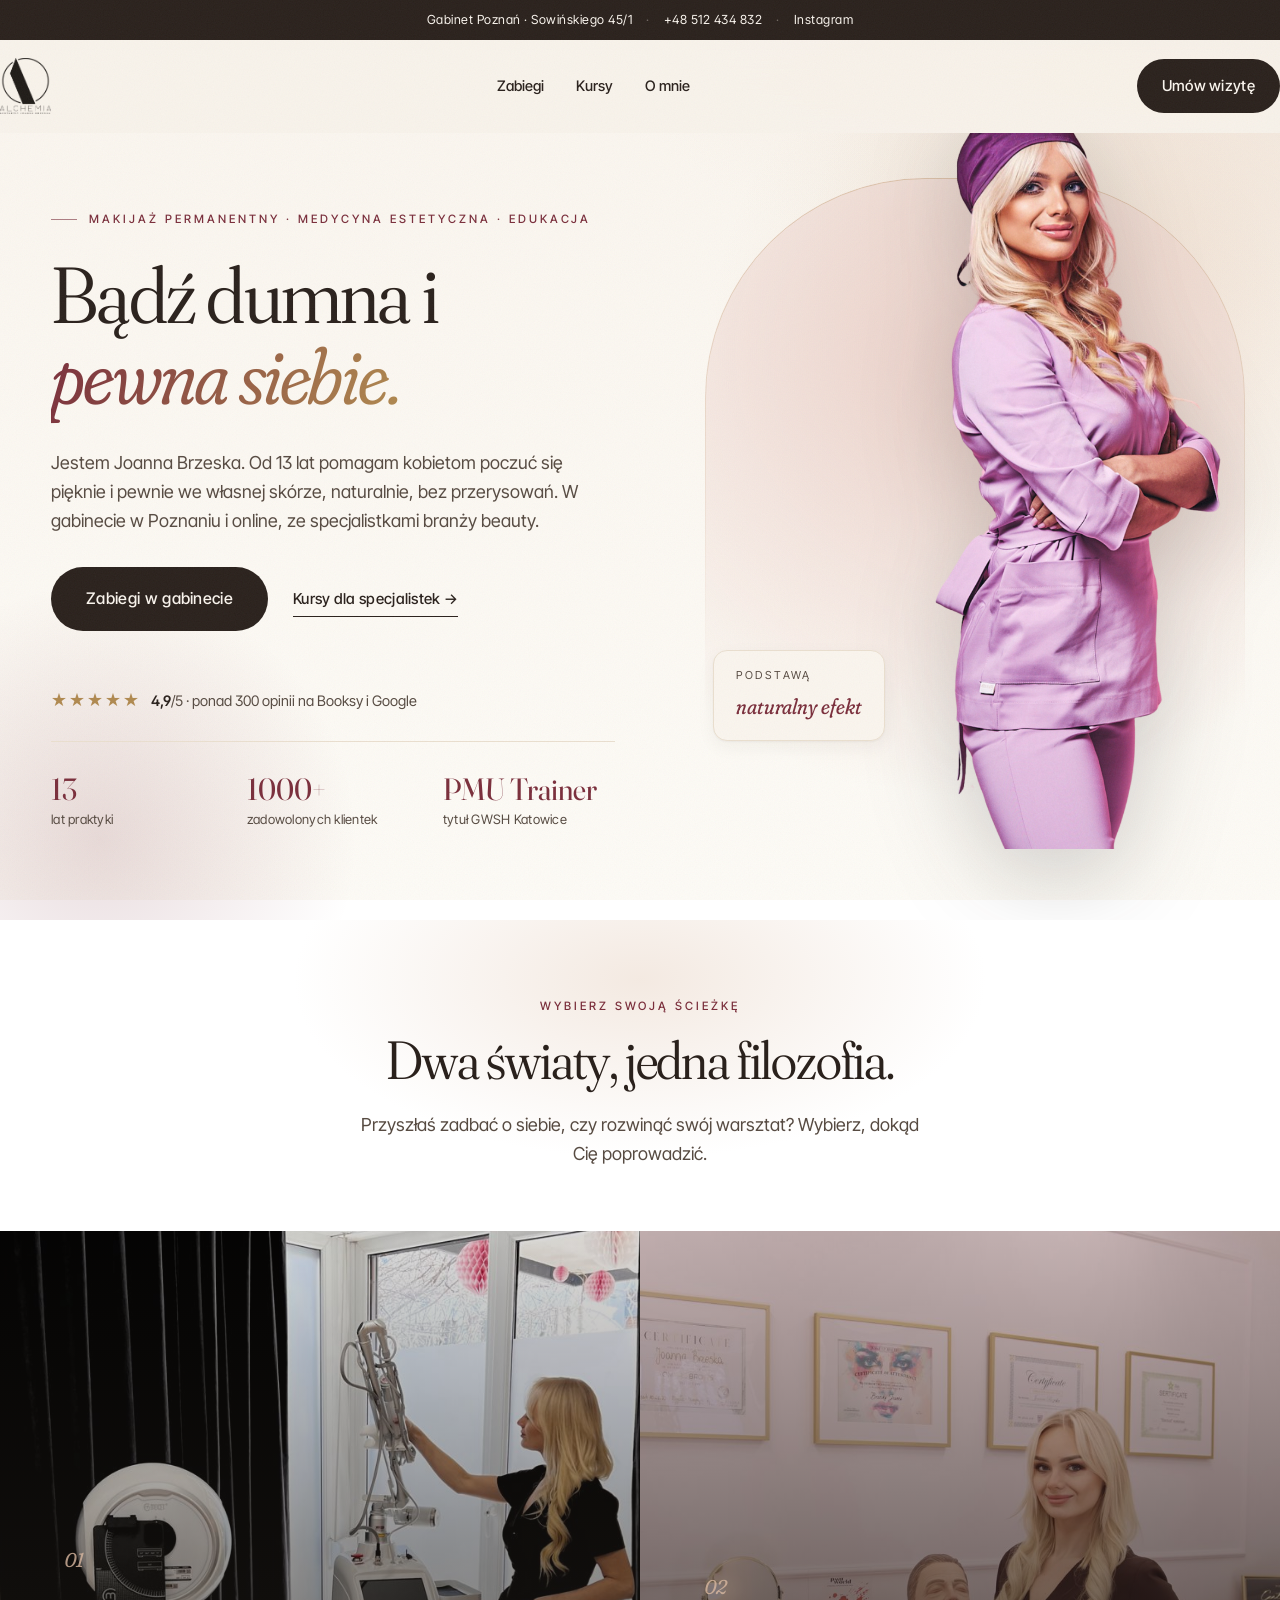
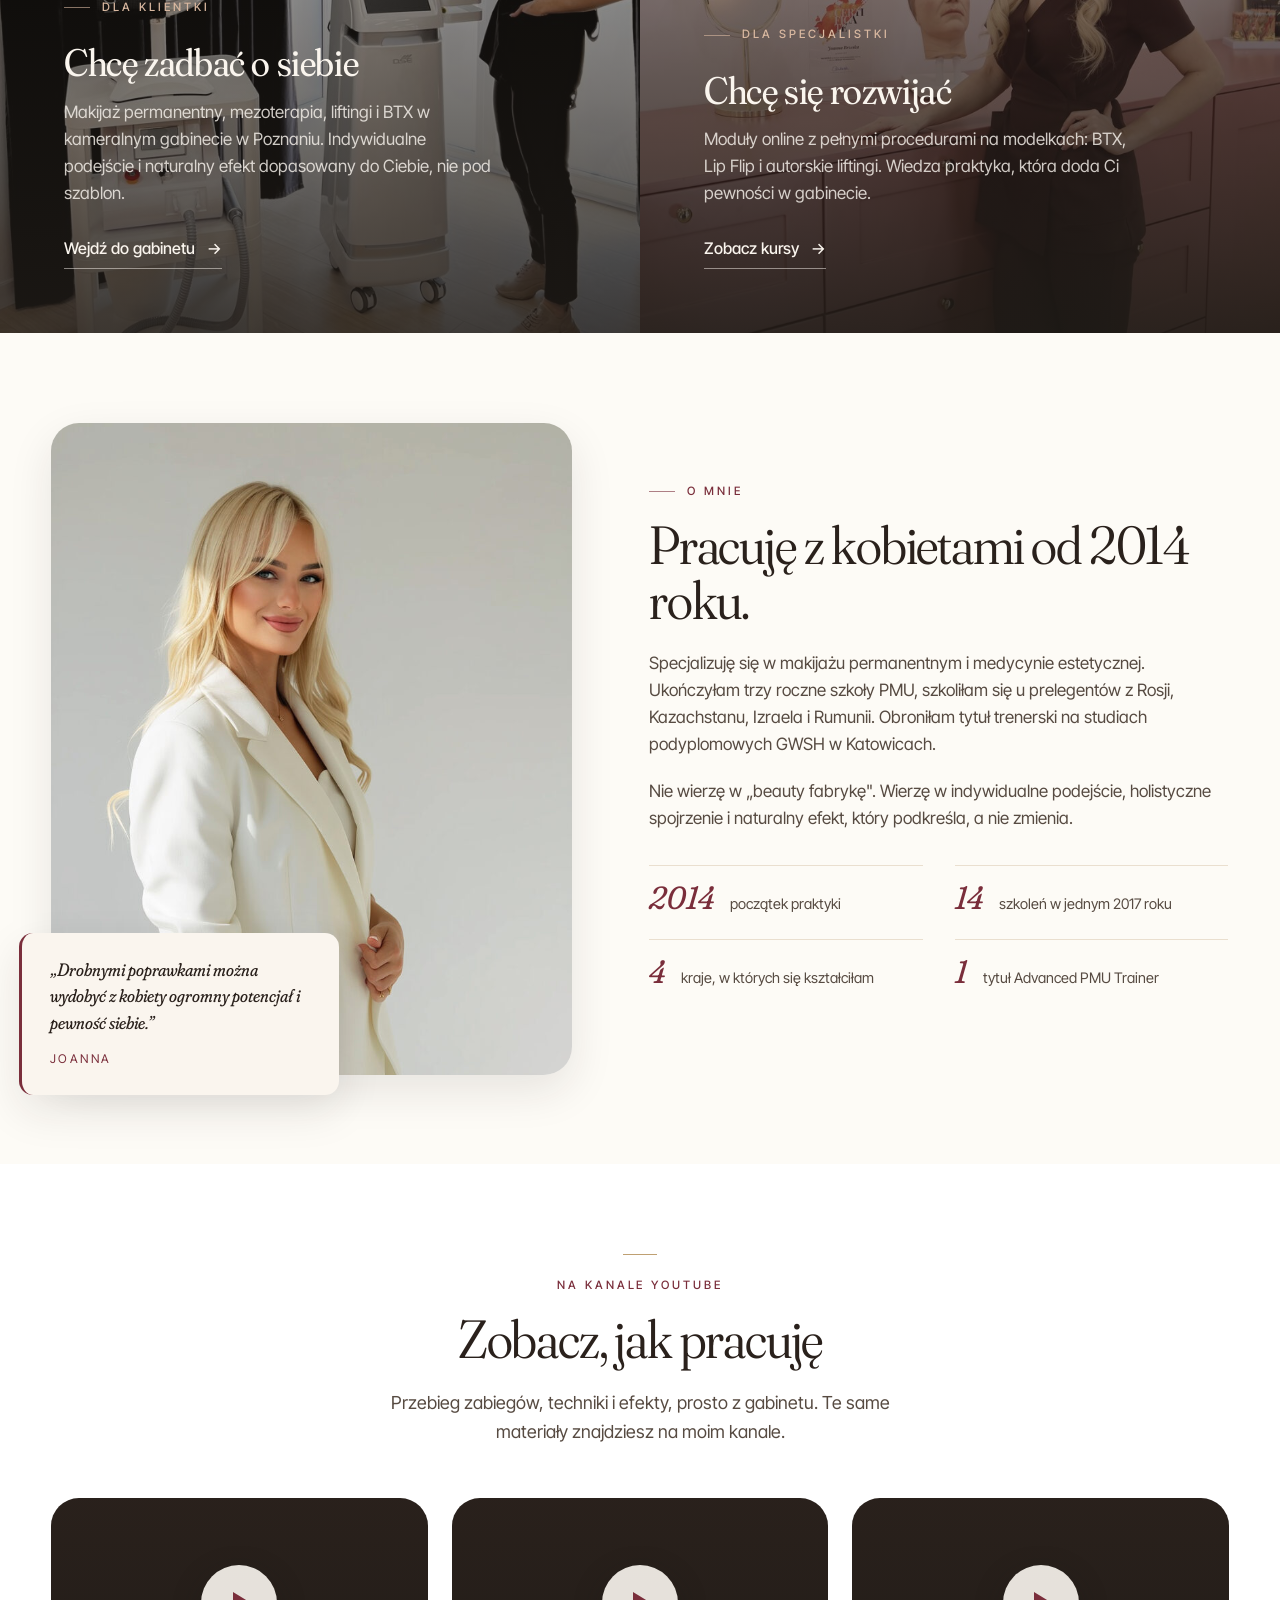
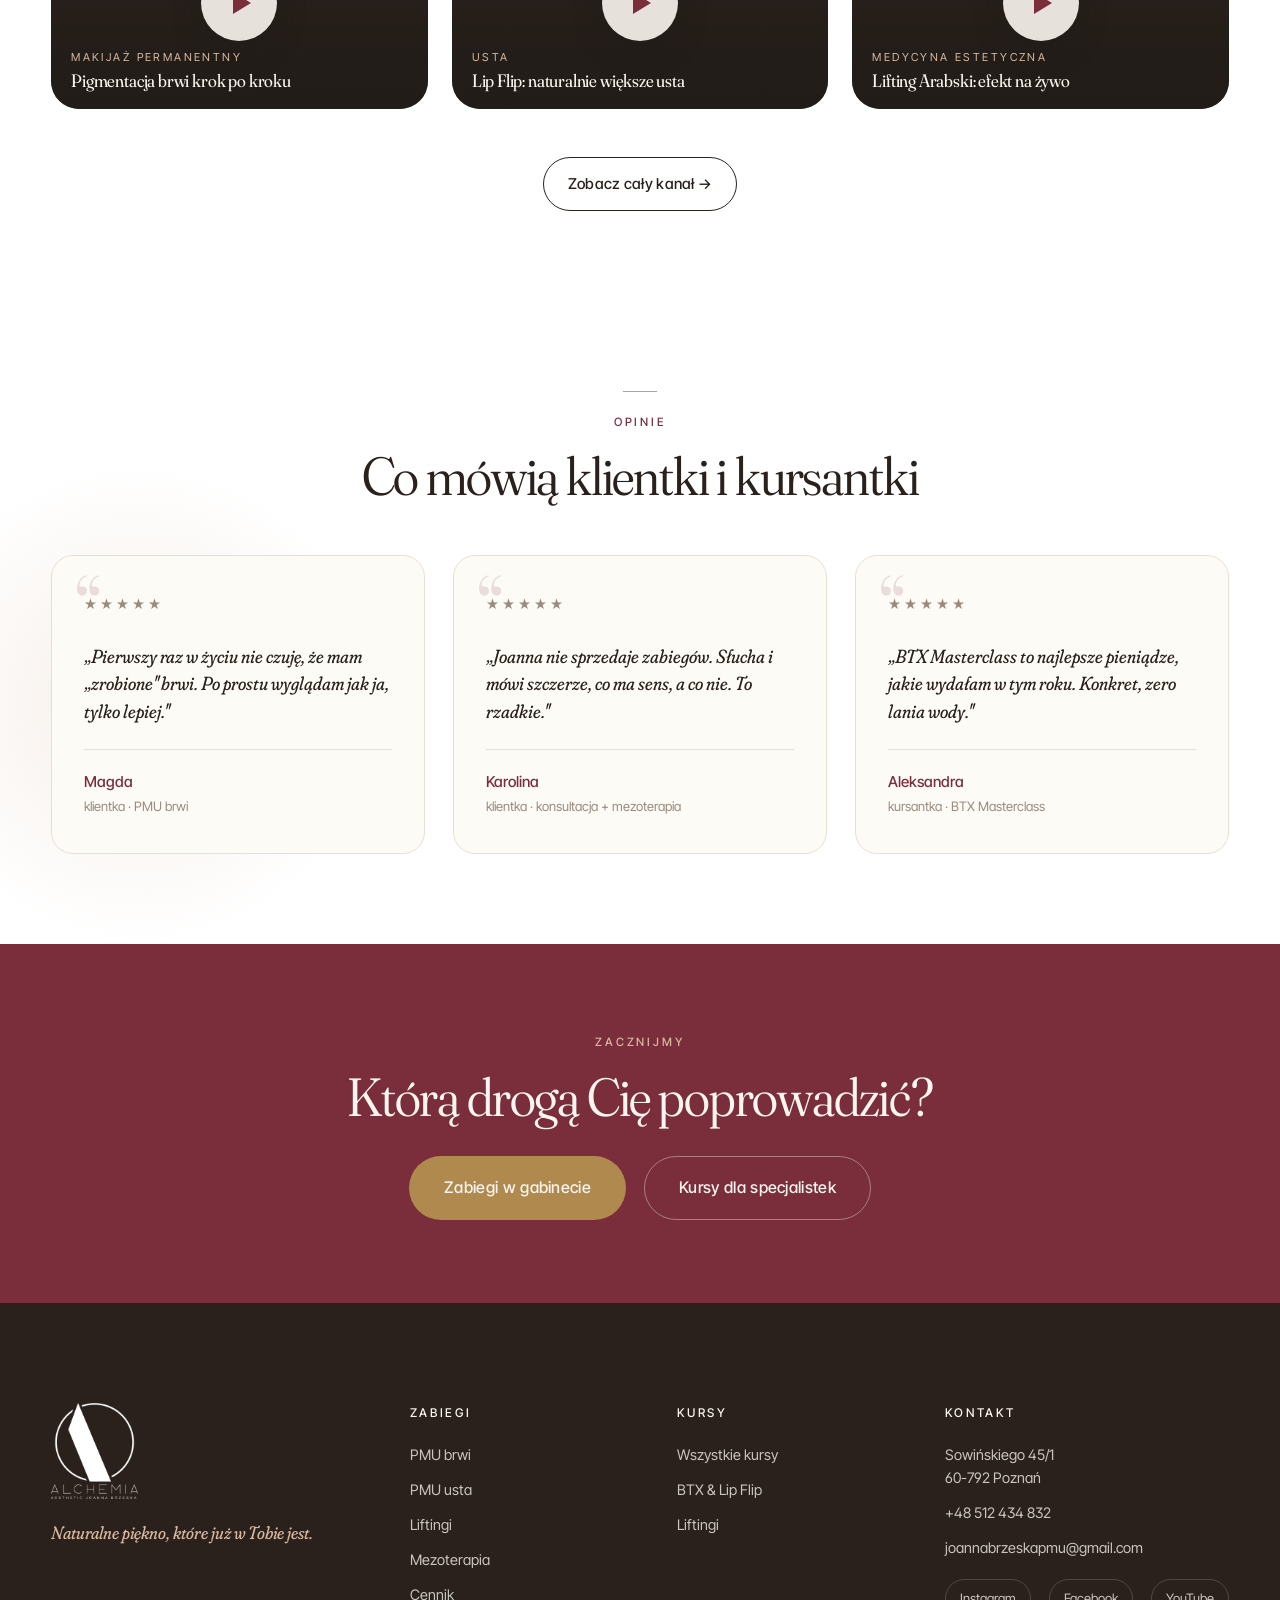
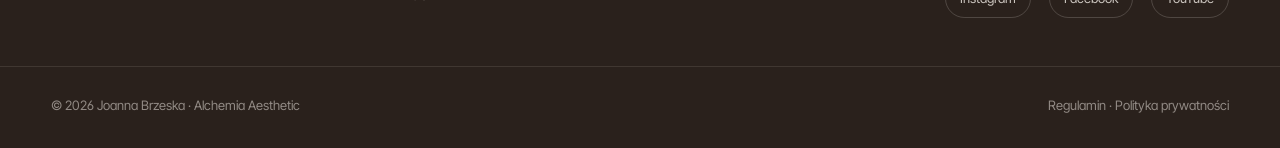
<file: index.html>
<!doctype html>
<html lang="pl">
<head>
<meta charset="utf-8" />
<meta name="viewport" content="width=device-width, initial-scale=1" />
<title>Joanna Brzeska · Bądź dumna i pewna siebie</title>
<meta name="description" content="Joanna Brzeska · makijaż permanentny i medycyna estetyczna w Poznaniu oraz kursy online dla specjalistek branży beauty. Naturalny efekt, z którym poczujesz się dumna i pewna siebie. 13 lat doświadczenia." />
<meta name="theme-color" content="#7A2E3B" />
<link rel="canonical" href="https://joannabrzeska.pl/" />
<link rel="icon" type="image/png" href="assets/favicon.png" />
<link rel="apple-touch-icon" href="assets/apple-touch-icon.png" />
<meta property="og:type" content="website" />
<meta property="og:locale" content="pl_PL" />
<meta property="og:site_name" content="Alchemia Aesthetic Joanna Brzeska" />
<meta property="og:url" content="https://joannabrzeska.pl/" />
<meta property="og:title" content="Joanna Brzeska · Bądź dumna i pewna siebie" />
<meta property="og:description" content="Makijaż permanentny i medycyna estetyczna w Poznaniu oraz kursy online dla specjalistek. Naturalny efekt, z którym poczujesz się dumna i pewna siebie." />
<meta property="og:image" content="https://joannabrzeska.pl/assets/og-default.jpg" />
<meta property="og:image:width" content="1200" />
<meta property="og:image:height" content="630" />
<meta name="twitter:card" content="summary_large_image" />
<meta name="twitter:title" content="Joanna Brzeska · Bądź dumna i pewna siebie" />
<meta name="twitter:description" content="Makijaż permanentny i medycyna estetyczna w Poznaniu oraz kursy online dla specjalistek." />
<meta name="twitter:image" content="https://joannabrzeska.pl/assets/og-default.jpg" />
<!-- TODO kampanie: wklej tu GA4 / Meta Pixel / Google Ads tag -->
<link rel="preconnect" href="https://fonts.googleapis.com">
<link rel="preconnect" href="https://fonts.gstatic.com" crossorigin>
<link href="https://fonts.googleapis.com/css2?family=Fraunces:ital,opsz,wght,SOFT@0,9..144,300..700,0..100;1,9..144,300..700,0..100&family=Inter+Tight:wght@300;400;500;600&display=swap" rel="stylesheet">
<link rel="stylesheet" href="styles.css" />
<!-- Dane strukturalne (geo orientacyjne, oceny dodać po weryfikacji w Booksy/Google) -->
<script type="application/ld+json">
{
  "@context": "https://schema.org",
  "@type": "BeautySalon",
  "name": "Alchemia Aesthetic Joanna Brzeska",
  "image": "https://joannabrzeska.pl/assets/og-default.jpg",
  "url": "https://joannabrzeska.pl/",
  "telephone": "+48512434832",
  "email": "joannabrzeskapmu@gmail.com",
  "priceRange": "$$",
  "address": {
    "@type": "PostalAddress",
    "streetAddress": "Sowińskiego 45/1",
    "postalCode": "60-792",
    "addressLocality": "Poznań",
    "addressCountry": "PL"
  },
  "geo": { "@type": "GeoCoordinates", "latitude": 52.4290, "longitude": 16.9100 },
  "openingHoursSpecification": [
    { "@type": "OpeningHoursSpecification", "dayOfWeek": ["Monday","Tuesday","Wednesday","Thursday","Friday"], "opens": "10:00", "closes": "19:00" },
    { "@type": "OpeningHoursSpecification", "dayOfWeek": "Saturday", "opens": "10:00", "closes": "15:00" }
  ],
  "sameAs": [
    "https://www.instagram.com/joannabrzeskapmu/",
    "https://www.facebook.com/joannabrzeskapmu/",
    "https://www.youtube.com/@joannabrzeska"
  ]
}
</script>
</head>
<body>

<!-- TOP BAR -->
<div class="topbar">
  <div class="container topbar__inner">
    <span>Gabinet Poznań · Sowińskiego 45/1</span>
    <span class="dot">·</span>
    <a href="tel:+48512434832">+48 512 434 832</a>
    <span class="dot">·</span>
    <a href="https://www.instagram.com/joannabrzeskapmu/" target="_blank" rel="noopener">Instagram</a>
  </div>
</div>

<!-- NAV -->
<header class="nav" id="nav">
  <div class="container nav__inner">
    <a href="index.html" class="brand" aria-label="Alchemia Aesthetic Joanna Brzeska">
      <img class="brand__logo" src="assets/logo-dark.png" alt="Alchemia Aesthetic Joanna Brzeska" width="951" height="1054" decoding="async" />
    </a>
    <nav class="nav__links" aria-label="Główne">
      <a href="zabiegi.html">Zabiegi</a>
      <div class="nav__item nav__item--has-menu">
        <a href="kursy.html">Kursy</a>
        <div class="nav__menu">
          <a href="kursy.html">Wszystkie kursy</a>
          <a href="kursy-btx.html">BTX &amp; Lip Flip</a>
          <a href="kursy-lifting.html">Liftingi</a>
        </div>
      </div>
      <a href="#o-mnie">O mnie</a>
    </nav>
    <div class="nav__actions">
      <a href="https://alchemiaaestheticjoannabrzeska.booksy.com" target="_blank" rel="noopener" class="btn btn--primary">Umów wizytę</a>
    </div>
    <button class="nav__burger" aria-label="Menu" aria-expanded="false">
      <span></span><span></span><span></span>
    </button>
  </div>
</header>

<!-- HERO -->
<section class="hero">
  <div class="container hero__grid">
    <div class="hero__copy reveal">
      <span class="eyebrow">Makijaż permanentny &middot; Medycyna estetyczna &middot; Edukacja</span>
      <h1 class="display">
        Bądź dumna i <em>pewna siebie.</em>
      </h1>
      <p class="lede">
        Jestem Joanna Brzeska. Od 13 lat pomagam kobietom poczuć się pięknie i pewnie
        we własnej skórze, naturalnie, bez przerysowań. W gabinecie w Poznaniu i online,
        ze specjalistkami branży beauty.
      </p>
      <div class="hero__cta">
        <a href="zabiegi.html" class="btn btn--primary btn--lg">Zabiegi w gabinecie</a>
        <a href="kursy.html" class="btn btn--link">Kursy dla specjalistek &rarr;</a>
      </div>
      <!-- OCENY: podmień na realne liczby z Booksy/Google -->
      <div class="rating reveal">
        <span class="rating__stars" aria-hidden="true">★★★★★</span>
        <span class="rating__text"><strong>4,9</strong>/5 &middot; ponad 300 opinii na Booksy i Google</span>
      </div>
      <ul class="hero__proof">
        <li><strong>13</strong><span>lat praktyki</span></li>
        <li><strong>1000+</strong><span>zadowolonych klientek</span></li>
        <li><strong>PMU Trainer</strong><span>tytuł GWSH Katowice</span></li>
      </ul>
    </div>
    <div class="hero__visual hero__visual--portrait reveal">
      <span class="hero__backdrop" aria-hidden="true"></span>
      <img class="hero__portrait" src="assets/joanna-hero-trim.png" alt="Joanna Brzeska, makijaż permanentny i medycyna estetyczna" width="508" height="1288" fetchpriority="high" decoding="async" />
      <div class="hero__badge">
        <span class="hero__badge-label">Podstawą</span>
        <span class="hero__badge-value">naturalny efekt</span>
      </div>
    </div>
  </div>
</section>

<!-- GATEWAY: the fork -->
<section class="gateway" id="gateway">
  <div class="gateway__intro container reveal">
    <span class="eyebrow">Wybierz swoją ścieżkę</span>
    <h2 class="display display--md">Dwa światy, jedna filozofia.</h2>
    <p class="lede lede--center">Przyszłaś zadbać o siebie, czy rozwinąć swój warsztat? Wybierz, dokąd Cię poprowadzić.</p>
  </div>
  <div class="gateway__doors">
    <a href="zabiegi.html" class="door door--client reveal" style="--img:url('assets/salon.jpg')">
      <div class="door__inner">
        <span class="door__num">01</span>
        <span class="eyebrow eyebrow--light">Dla klientki</span>
        <h3>Chcę zadbać o siebie</h3>
        <p>Makijaż permanentny, mezoterapia, liftingi i BTX w kameralnym gabinecie w Poznaniu. Indywidualne podejście i naturalny efekt dopasowany do Ciebie, nie pod szablon.</p>
        <span class="door__cta">Wejdź do gabinetu <span>&rarr;</span></span>
      </div>
    </a>
    <a href="kursy.html" class="door door--pro reveal" style="--img:url('assets/certyfikaty.jpg')">
      <div class="door__inner">
        <span class="door__num">02</span>
        <span class="eyebrow eyebrow--light">Dla specjalistki</span>
        <h3>Chcę się rozwijać</h3>
        <p>Moduły online z pełnymi procedurami na modelkach: BTX, Lip Flip i autorskie liftingi. Wiedza praktyka, która doda Ci pewności w gabinecie.</p>
        <span class="door__cta">Zobacz kursy <span>&rarr;</span></span>
      </div>
    </a>
  </div>
</section>

<!-- ABOUT -->
<section class="about" id="o-mnie">
  <div class="container about__grid">
    <div class="about__visual reveal">
      <div class="about__img" style="background-image:url('assets/joanna-blazer.jpg')"></div>
      <div class="about__quote">
        <p>&bdquo;Drobnymi poprawkami można wydobyć z kobiety ogromny potencjał i pewność siebie.&rdquo;</p>
        <span>Joanna</span>
      </div>
    </div>
    <div class="about__copy reveal">
      <span class="eyebrow">O mnie</span>
      <h2 class="display display--md">Pracuję z kobietami od 2014 roku.</h2>
      <p>Specjalizuję się w makijażu permanentnym i medycynie estetycznej. Ukończyłam trzy roczne szkoły PMU, szkoliłam się u prelegentów z Rosji, Kazachstanu, Izraela i Rumunii. Obroniłam tytuł trenerski na studiach podyplomowych GWSH w Katowicach.</p>
      <p>Nie wierzę w „beauty fabrykę". Wierzę w indywidualne podejście, holistyczne spojrzenie i naturalny efekt, który podkreśla, a nie zmienia.</p>
      <ul class="about__facts">
        <li><span>2014</span>początek praktyki</li>
        <li><span>14</span>szkoleń w jednym 2017 roku</li>
        <li><span>4</span>kraje, w których się kształciłam</li>
        <li><span>1</span>tytuł Advanced PMU Trainer</li>
      </ul>
    </div>
  </div>
</section>

<!-- YOUTUBE -->
<section class="videos reveal" id="filmy">
  <div class="container">
    <div class="section-head">
      <span class="eyebrow">Na kanale YouTube</span>
      <h2 class="display display--md">Zobacz, jak pracuję</h2>
      <p class="lede lede--center">Przebieg zabiegów, techniki i efekty, prosto z gabinetu. Te same materiały znajdziesz na moim kanale.</p>
    </div>
    <div class="videos__grid">
      <button class="video-card" data-yt="wmtesK_IHoU" style="--poster:url('https://i.ytimg.com/vi/wmtesK_IHoU/hqdefault.jpg')">
        <span class="video-card__play" aria-hidden="true"></span>
        <span class="video-card__cap">
          <span class="video-card__kicker">Makijaż permanentny</span>
          <span class="video-card__title">Pigmentacja brwi krok po kroku</span>
        </span>
      </button>
      <button class="video-card" data-yt="h-pmyo1v80g" style="--poster:url('https://i.ytimg.com/vi/h-pmyo1v80g/hqdefault.jpg')">
        <span class="video-card__play" aria-hidden="true"></span>
        <span class="video-card__cap">
          <span class="video-card__kicker">Usta</span>
          <span class="video-card__title">Lip Flip: naturalnie większe usta</span>
        </span>
      </button>
      <button class="video-card" data-yt="hcUxvIE_0jc" style="--poster:url('https://i.ytimg.com/vi/hcUxvIE_0jc/hqdefault.jpg')">
        <span class="video-card__play" aria-hidden="true"></span>
        <span class="video-card__cap">
          <span class="video-card__kicker">Medycyna estetyczna</span>
          <span class="video-card__title">Lifting Arabski: efekt na żywo</span>
        </span>
      </button>
    </div>
    <div class="videos__cta">
      <a href="https://www.youtube.com/@joannabrzeska" target="_blank" rel="noopener" class="btn btn--ghost">Zobacz cały kanał &rarr;</a>
    </div>
  </div>
</section>

<!-- TESTIMONIALS -->
<section class="testimonials">
  <div class="container">
    <div class="section-head reveal">
      <span class="eyebrow">Opinie</span>
      <h2 class="display display--md">Co mówią klientki i kursantki</h2>
    </div>
    <div class="testimonials__grid">
      <blockquote class="testi reveal">
        <span class="testi__stars" aria-hidden="true">★★★★★</span>
        <p>„Pierwszy raz w życiu nie czuję, że mam &bdquo;zrobione" brwi. Po prostu wyglądam jak ja, tylko lepiej."</p>
        <footer><strong>Magda</strong><span>klientka · PMU brwi</span></footer>
      </blockquote>
      <blockquote class="testi reveal">
        <span class="testi__stars" aria-hidden="true">★★★★★</span>
        <p>„Joanna nie sprzedaje zabiegów. Słucha i mówi szczerze, co ma sens, a co nie. To rzadkie."</p>
        <footer><strong>Karolina</strong><span>klientka · konsultacja + mezoterapia</span></footer>
      </blockquote>
      <blockquote class="testi reveal">
        <span class="testi__stars" aria-hidden="true">★★★★★</span>
        <p>„BTX Masterclass to najlepsze pieniądze, jakie wydałam w tym roku. Konkret, zero lania wody."</p>
        <footer><strong>Aleksandra</strong><span>kursantka · BTX Masterclass</span></footer>
      </blockquote>
    </div>
  </div>
</section>

<!-- CLOSING CTA -->
<section class="cta-band cta-band--split reveal">
  <div class="container">
    <span class="eyebrow eyebrow--light">Zacznijmy</span>
    <h2 class="display display--md display--light">Którą drogą Cię poprowadzić?</h2>
    <div class="cta-band__actions">
      <a href="zabiegi.html" class="btn btn--gold btn--lg">Zabiegi w gabinecie</a>
      <a href="kursy.html" class="btn btn--ghost btn--ghost-light btn--lg">Kursy dla specjalistek</a>
    </div>
  </div>
</section>

<!-- STICKY MOBILE CTA -->
<div class="mobile-cta" aria-label="Szybkie akcje">
  <a href="zabiegi.html" class="btn btn--primary">Zabiegi</a>
  <a href="kursy.html" class="btn btn--gold">Kursy</a>
</div>

<!-- FOOTER -->
<footer class="footer">
  <div class="container footer__grid">
    <div class="footer__brand">
      <img class="brand__logo brand__logo--footer" src="assets/logo-white.png" alt="Alchemia Aesthetic Joanna Brzeska" width="951" height="1054" loading="lazy" decoding="async" />
      <p>Naturalne piękno, które już w&nbsp;Tobie jest.</p>
    </div>
    <div>
      <h4>Zabiegi</h4>
      <ul>
        <li><a href="zabiegi.html#oferta">PMU brwi</a></li>
        <li><a href="zabiegi.html#oferta">PMU usta</a></li>
        <li><a href="zabiegi.html#oferta">Liftingi</a></li>
        <li><a href="zabiegi.html#oferta">Mezoterapia</a></li>
        <li><a href="zabiegi.html#cennik">Cennik</a></li>
      </ul>
    </div>
    <div>
      <h4>Kursy</h4>
      <ul>
        <li><a href="kursy.html">Wszystkie kursy</a></li>
        <li><a href="kursy-btx.html">BTX &amp; Lip Flip</a></li>
        <li><a href="kursy-lifting.html">Liftingi</a></li>
      </ul>
    </div>
    <div>
      <h4>Kontakt</h4>
      <ul>
        <li>Sowińskiego 45/1<br/>60-792 Poznań</li>
        <li><a href="tel:+48512434832">+48 512 434 832</a></li>
        <li><a href="mailto:joannabrzeskapmu@gmail.com">joannabrzeskapmu@gmail.com</a></li>
      </ul>
      <div class="footer__social">
        <a href="https://www.instagram.com/joannabrzeskapmu/" target="_blank" rel="noopener">Instagram</a>
        <a href="https://www.facebook.com/joannabrzeskapmu/" target="_blank" rel="noopener">Facebook</a>
        <a href="https://www.youtube.com/@joannabrzeska" target="_blank" rel="noopener">YouTube</a>
      </div>
    </div>
  </div>
  <div class="container footer__bottom">
    <span>&copy; 2026 Joanna Brzeska · Alchemia Aesthetic</span>
    <span><a href="#">Regulamin</a> · <a href="#">Polityka prywatności</a></span>
  </div>
</footer>

<script src="script.js"></script>
</body>
</html>
</file>
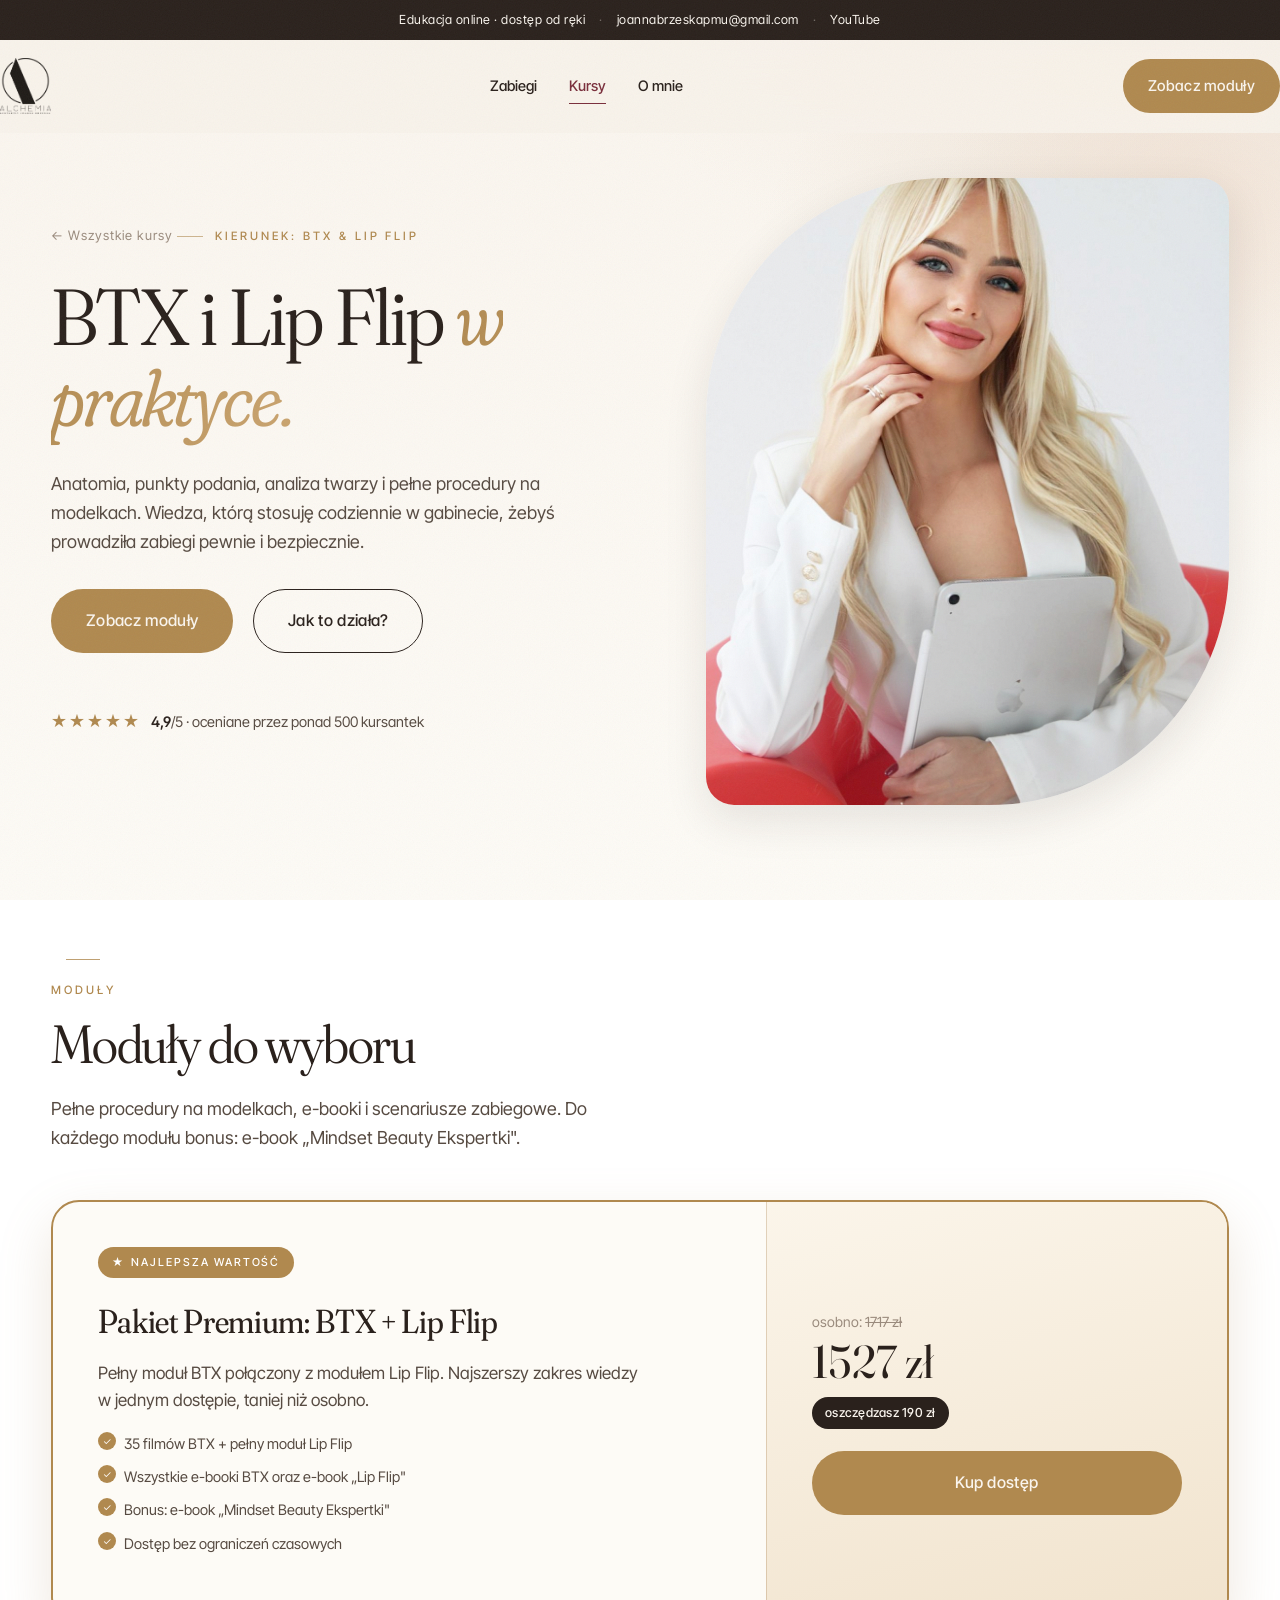
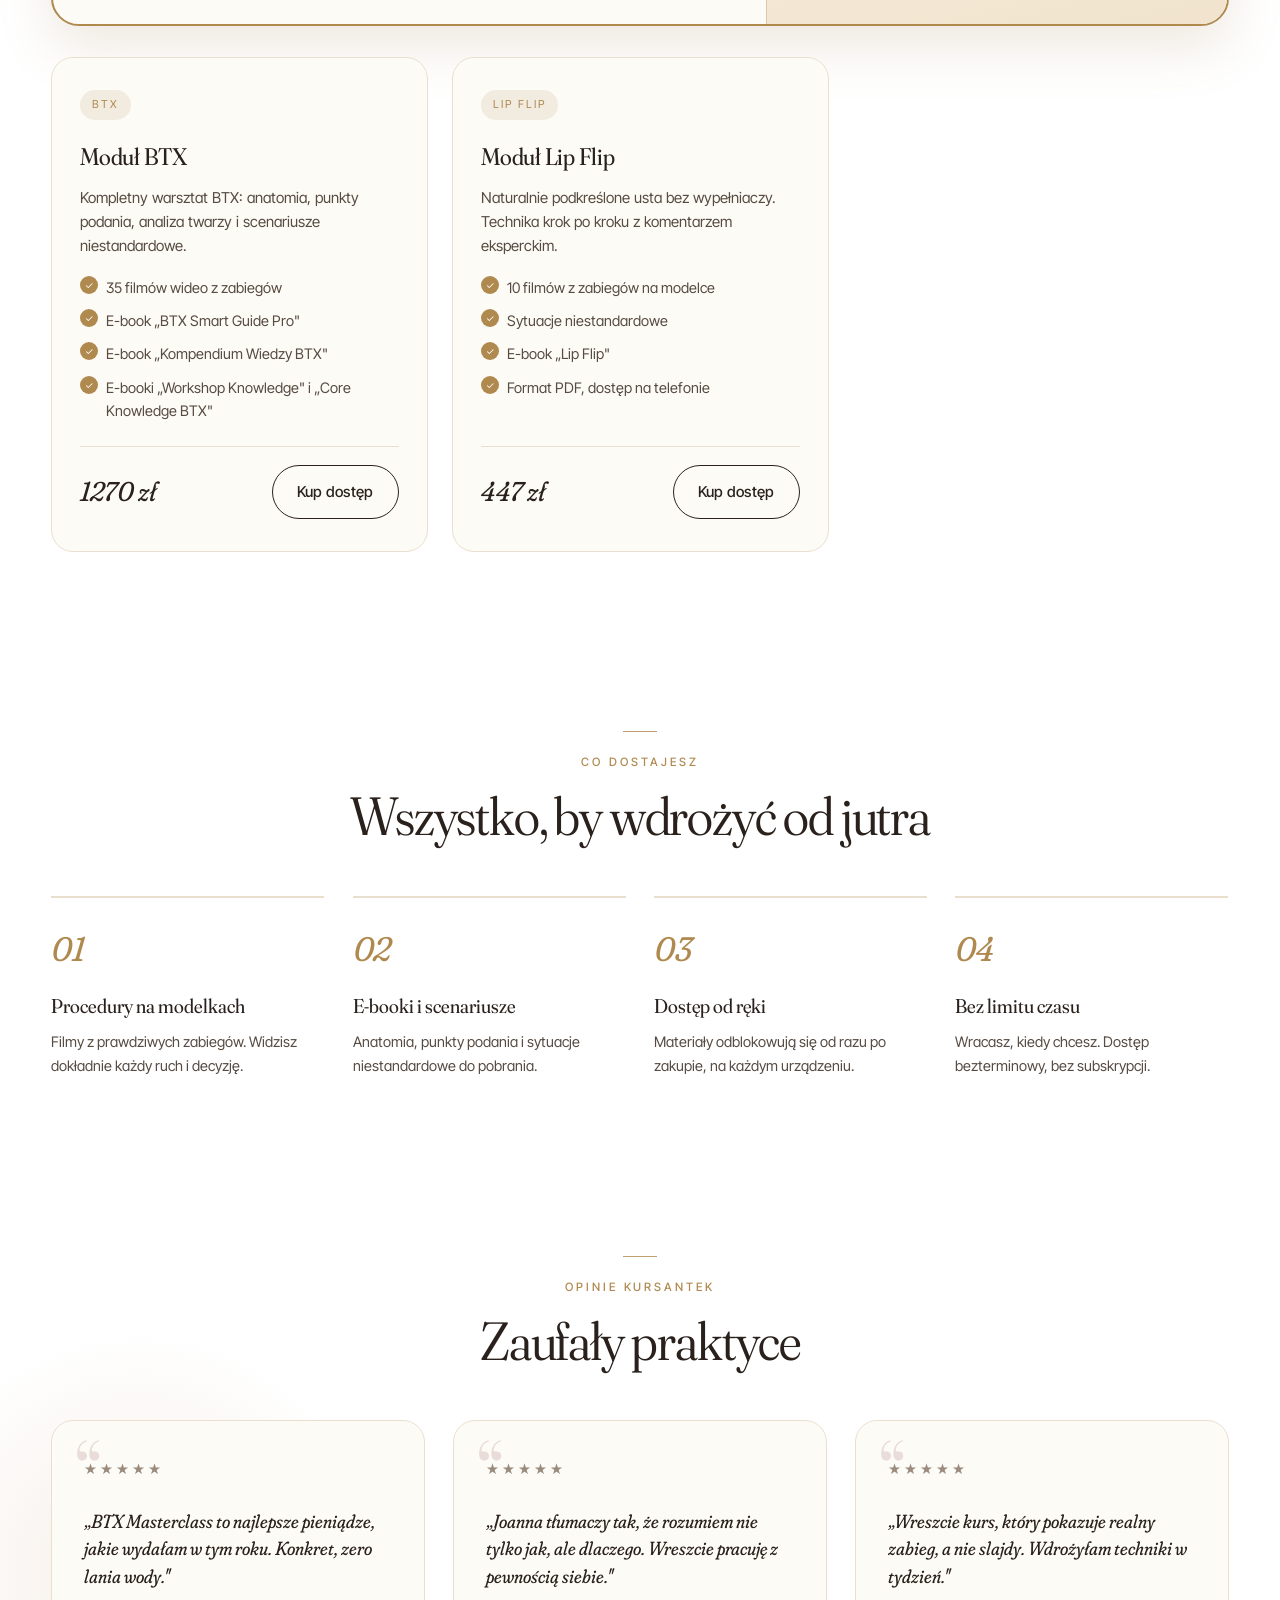
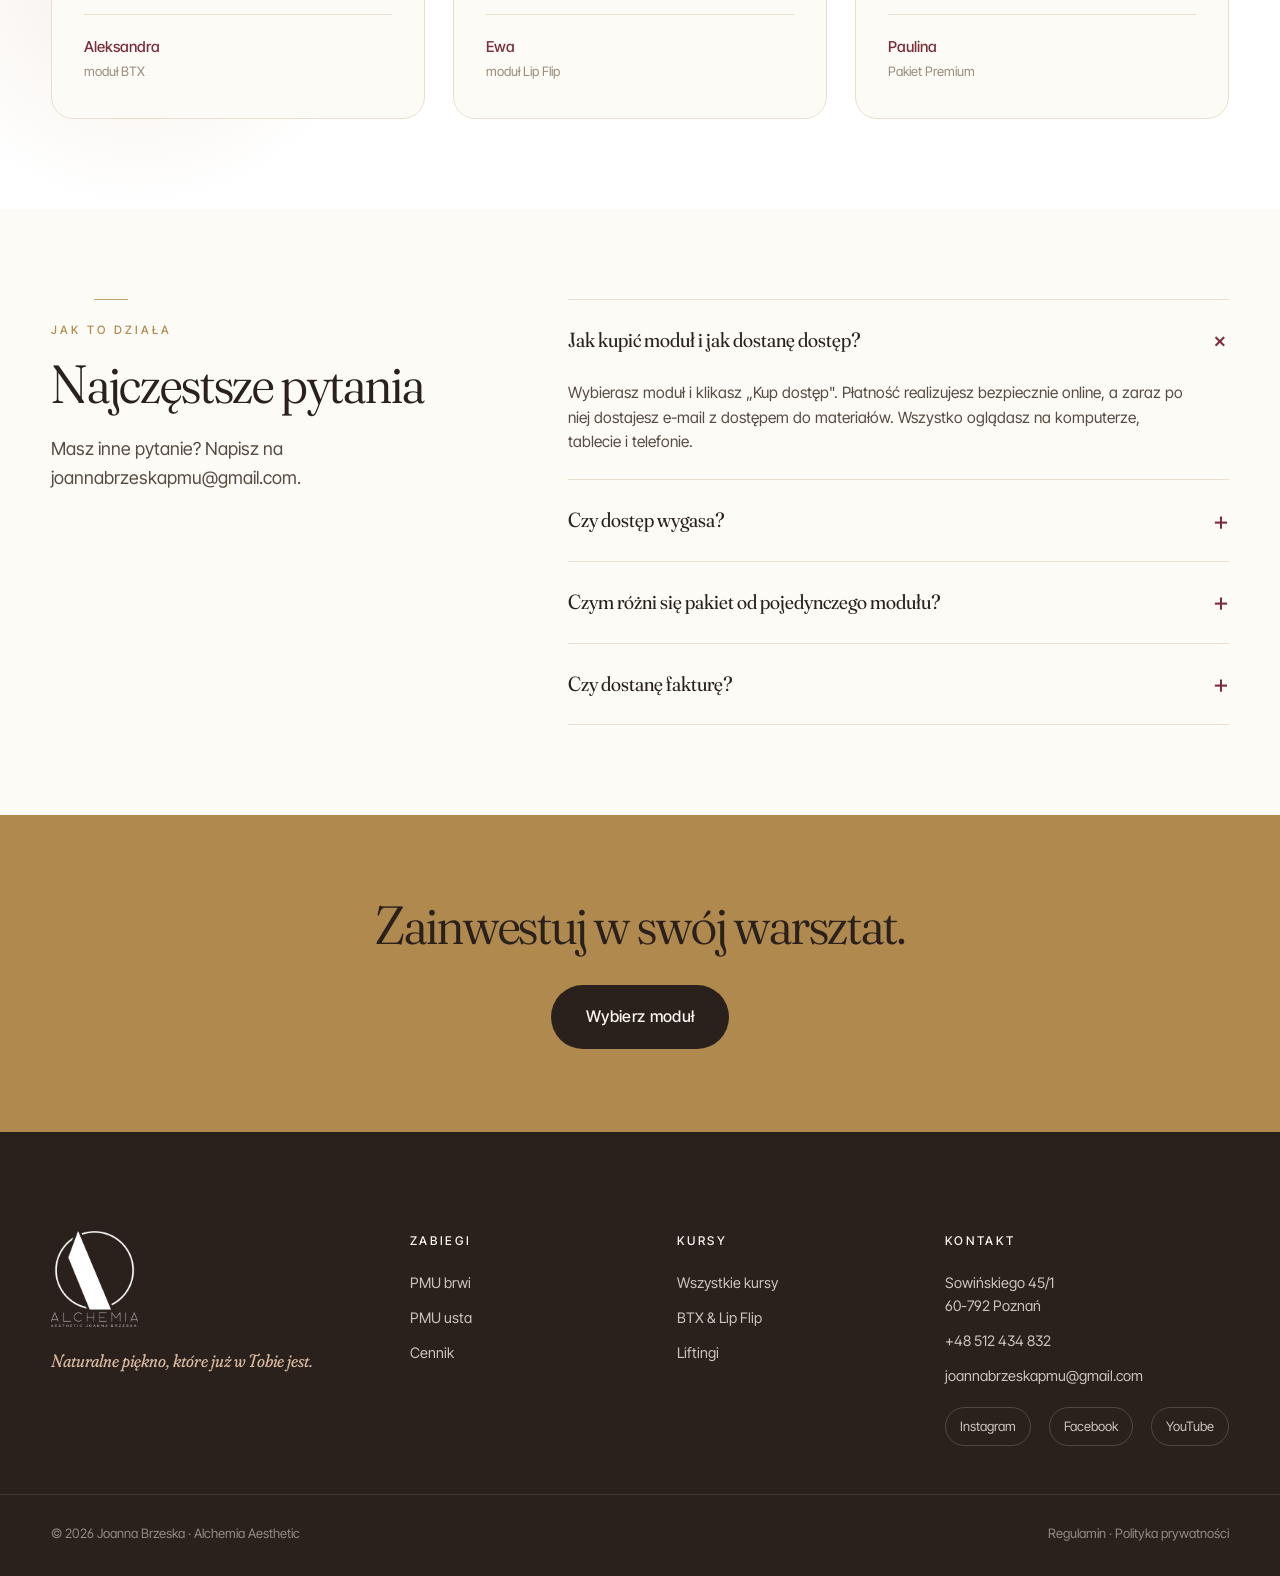
<file: kursy-btx.html>
<!doctype html>
<html lang="pl">
<head>
<meta charset="utf-8" />
<meta name="viewport" content="width=device-width, initial-scale=1" />
<title>Kursy BTX i Lip Flip · Joanna Brzeska</title>
<meta name="description" content="Moduły online BTX i Lip Flip dla specjalistek: pełne procedury na modelkach, anatomia, punkty podania i e-booki. Dostęp od ręki, bez limitu czasu." />
<meta name="theme-color" content="#F7F2EC" />
<link rel="canonical" href="https://joannabrzeska.pl/kursy-btx.html" />
<link rel="icon" type="image/png" href="assets/favicon.png" />
<link rel="apple-touch-icon" href="assets/apple-touch-icon.png" />
<meta property="og:type" content="website" />
<meta property="og:locale" content="pl_PL" />
<meta property="og:site_name" content="Alchemia Aesthetic Joanna Brzeska" />
<meta property="og:url" content="https://joannabrzeska.pl/kursy-btx.html" />
<meta property="og:title" content="Kursy BTX i Lip Flip · Joanna Brzeska" />
<meta property="og:description" content="Moduły online BTX i Lip Flip: pełne procedury na modelkach i e-booki. Dostęp od ręki, bez limitu czasu." />
<meta property="og:image" content="https://joannabrzeska.pl/assets/og-default.jpg" />
<meta property="og:image:width" content="1200" />
<meta property="og:image:height" content="630" />
<meta name="twitter:card" content="summary_large_image" />
<meta name="twitter:title" content="Kursy BTX i Lip Flip · Joanna Brzeska" />
<meta name="twitter:description" content="Moduły online BTX i Lip Flip. Dostęp od ręki, bez limitu czasu." />
<meta name="twitter:image" content="https://joannabrzeska.pl/assets/og-default.jpg" />
<!-- TODO kampanie: wklej tu GA4 / Meta Pixel / Google Ads tag -->
<link rel="preconnect" href="https://fonts.googleapis.com">
<link rel="preconnect" href="https://fonts.gstatic.com" crossorigin>
<link href="https://fonts.googleapis.com/css2?family=Fraunces:ital,opsz,wght,SOFT@0,9..144,300..700,0..100;1,9..144,300..700,0..100&family=Inter+Tight:wght@300;400;500;600&display=swap" rel="stylesheet">
<link rel="stylesheet" href="styles.css" />
</head>
<body class="theme-kursy">

<div class="topbar">
  <div class="container topbar__inner">
    <span>Edukacja online · dostęp od ręki</span>
    <span class="dot">·</span>
    <a href="mailto:joannabrzeskapmu@gmail.com">joannabrzeskapmu@gmail.com</a>
    <span class="dot">·</span>
    <a href="https://www.youtube.com/@joannabrzeska" target="_blank" rel="noopener">YouTube</a>
  </div>
</div>

<header class="nav" id="nav">
  <div class="container nav__inner">
    <a href="index.html" class="brand" aria-label="Alchemia Aesthetic Joanna Brzeska">
      <img class="brand__logo" src="assets/logo-dark.png" alt="Alchemia Aesthetic Joanna Brzeska" width="951" height="1054" decoding="async" />
    </a>
    <nav class="nav__links" aria-label="Główne">
      <a href="zabiegi.html">Zabiegi</a>
      <div class="nav__item nav__item--has-menu">
        <a href="kursy.html" class="is-active" aria-current="page">Kursy</a>
        <div class="nav__menu">
          <a href="kursy.html">Wszystkie kursy</a>
          <a href="kursy-btx.html">BTX &amp; Lip Flip</a>
          <a href="kursy-lifting.html">Liftingi</a>
        </div>
      </div>
      <a href="index.html#o-mnie">O mnie</a>
    </nav>
    <div class="nav__actions">
      <a href="#moduly" class="btn btn--gold">Zobacz moduły</a>
    </div>
    <button class="nav__burger" aria-label="Menu" aria-expanded="false">
      <span></span><span></span><span></span>
    </button>
  </div>
</header>

<!-- PAGE HERO -->
<section class="page-hero">
  <div class="container page-hero__grid">
    <div class="page-hero__copy reveal">
      <a href="kursy.html" class="back-link">&larr; Wszystkie kursy</a>
      <span class="eyebrow">Kierunek: BTX &amp; Lip Flip</span>
      <h1 class="display">BTX i Lip Flip <em>w praktyce.</em></h1>
      <p class="lede">Anatomia, punkty podania, analiza twarzy i pełne procedury na modelkach. Wiedza, którą stosuję codziennie w gabinecie, żebyś prowadziła zabiegi pewnie i bezpiecznie.</p>
      <div class="hero__cta">
        <a href="#moduly" class="btn btn--gold btn--lg">Zobacz moduły</a>
        <a href="#faq" class="btn btn--ghost btn--lg">Jak to działa?</a>
      </div>
      <div class="rating reveal">
        <span class="rating__stars" aria-hidden="true">★★★★★</span>
        <span class="rating__text"><strong>4,9</strong>/5 &middot; oceniane przez ponad 500 kursantek</span>
      </div>
    </div>
    <div class="page-hero__visual reveal">
      <div class="page-hero__img" style="background-image:url('assets/kursy-hero.jpg')"></div>
    </div>
  </div>
</section>

<!-- MODULES -->
<section class="modules-light" id="moduly">
  <div class="container">
    <div class="section-head section-head--left reveal">
      <span class="eyebrow">Moduły</span>
      <h2 class="display display--md">Moduły do wyboru</h2>
      <p class="lede">Pełne procedury na modelkach, e-booki i scenariusze zabiegowe. Do każdego modułu bonus: e-book „Mindset Beauty Ekspertki".</p>
    </div>

    <article class="bundle reveal">
      <div class="bundle__main">
        <span class="bundle__badge">Najlepsza wartość</span>
        <h3>Pakiet Premium: BTX + Lip Flip</h3>
        <p>Pełny moduł BTX połączony z modułem Lip Flip. Najszerszy zakres wiedzy w jednym dostępie, taniej niż osobno.</p>
        <ul class="module-card__incl">
          <li>35 filmów BTX + pełny moduł Lip Flip</li>
          <li>Wszystkie e-booki BTX oraz e-book „Lip Flip"</li>
          <li>Bonus: e-book „Mindset Beauty Ekspertki"</li>
          <li>Dostęp bez ograniczeń czasowych</li>
        </ul>
      </div>
      <div class="bundle__buy">
        <span class="bundle__was">osobno: <s>1717 zł</s></span>
        <span class="bundle__now">1527 zł</span>
        <span class="bundle__save">oszczędzasz 190 zł</span>
        <a href="#" data-checkout="btx-premium" class="btn btn--gold btn--lg">Kup dostęp</a>
      </div>
    </article>

    <div class="modules-light__grid">
      <article class="module-card reveal">
        <span class="module-card__cat">BTX</span>
        <h3>Moduł BTX</h3>
        <p>Kompletny warsztat BTX: anatomia, punkty podania, analiza twarzy i scenariusze niestandardowe.</p>
        <ul class="module-card__incl">
          <li>35 filmów wideo z zabiegów</li>
          <li>E-book „BTX Smart Guide Pro"</li>
          <li>E-book „Kompendium Wiedzy BTX"</li>
          <li>E-booki „Workshop Knowledge" i „Core Knowledge BTX"</li>
        </ul>
        <div class="module-card__foot">
          <span class="module-card__price">1270 zł</span>
          <a href="#" data-checkout="btx-modul" class="btn btn--ghost">Kup dostęp</a>
        </div>
      </article>

      <article class="module-card reveal">
        <span class="module-card__cat">Lip Flip</span>
        <h3>Moduł Lip Flip</h3>
        <p>Naturalnie podkreślone usta bez wypełniaczy. Technika krok po kroku z komentarzem eksperckim.</p>
        <ul class="module-card__incl">
          <li>10 filmów z zabiegów na modelce</li>
          <li>Sytuacje niestandardowe</li>
          <li>E-book „Lip Flip"</li>
          <li>Format PDF, dostęp na telefonie</li>
        </ul>
        <div class="module-card__foot">
          <span class="module-card__price">447 zł</span>
          <a href="#" data-checkout="lip-flip" class="btn btn--ghost">Kup dostęp</a>
        </div>
      </article>
    </div>
  </div>
</section>

<!-- WHAT YOU GET -->
<section class="benefits-light">
  <div class="container">
    <div class="section-head reveal">
      <span class="eyebrow">Co dostajesz</span>
      <h2 class="display display--md">Wszystko, by wdrożyć od jutra</h2>
    </div>
    <div class="benefits-light__grid">
      <div class="benefitl reveal"><span class="benefitl__num">01</span><h3>Procedury na modelkach</h3><p>Filmy z prawdziwych zabiegów. Widzisz dokładnie każdy ruch i decyzję.</p></div>
      <div class="benefitl reveal"><span class="benefitl__num">02</span><h3>E-booki i scenariusze</h3><p>Anatomia, punkty podania i sytuacje niestandardowe do pobrania.</p></div>
      <div class="benefitl reveal"><span class="benefitl__num">03</span><h3>Dostęp od ręki</h3><p>Materiały odblokowują się od razu po zakupie, na każdym urządzeniu.</p></div>
      <div class="benefitl reveal"><span class="benefitl__num">04</span><h3>Bez limitu czasu</h3><p>Wracasz, kiedy chcesz. Dostęp bezterminowy, bez subskrypcji.</p></div>
    </div>
  </div>
</section>

<!-- TESTIMONIALS -->
<section class="testimonials">
  <div class="container">
    <div class="section-head reveal">
      <span class="eyebrow">Opinie kursantek</span>
      <h2 class="display display--md">Zaufały praktyce</h2>
    </div>
    <div class="testimonials__grid">
      <blockquote class="testi reveal">
        <span class="testi__stars" aria-hidden="true">★★★★★</span>
        <p>„BTX Masterclass to najlepsze pieniądze, jakie wydałam w tym roku. Konkret, zero lania wody."</p>
        <footer><strong>Aleksandra</strong><span>moduł BTX</span></footer>
      </blockquote>
      <blockquote class="testi reveal">
        <span class="testi__stars" aria-hidden="true">★★★★★</span>
        <p>„Joanna tłumaczy tak, że rozumiem nie tylko jak, ale dlaczego. Wreszcie pracuję z pewnością siebie."</p>
        <footer><strong>Ewa</strong><span>moduł Lip Flip</span></footer>
      </blockquote>
      <blockquote class="testi reveal">
        <span class="testi__stars" aria-hidden="true">★★★★★</span>
        <p>„Wreszcie kurs, który pokazuje realny zabieg, a nie slajdy. Wdrożyłam techniki w tydzień."</p>
        <footer><strong>Paulina</strong><span>Pakiet Premium</span></footer>
      </blockquote>
    </div>
  </div>
</section>

<!-- FAQ -->
<section class="faq faq--light" id="faq">
  <div class="container faq__inner">
    <div class="section-head section-head--left reveal">
      <span class="eyebrow">Jak to działa</span>
      <h2 class="display display--md">Najczęstsze pytania</h2>
      <p class="lede">Masz inne pytanie? Napisz na <a href="mailto:joannabrzeskapmu@gmail.com">joannabrzeskapmu@gmail.com</a>.</p>
    </div>
    <div class="faq__list reveal">
      <details class="faq__item" open>
        <summary>Jak kupić moduł i jak dostanę dostęp?</summary>
        <p>Wybierasz moduł i klikasz „Kup dostęp". Płatność realizujesz bezpiecznie online, a zaraz po niej dostajesz e-mail z dostępem do materiałów. Wszystko oglądasz na komputerze, tablecie i telefonie.</p>
      </details>
      <details class="faq__item">
        <summary>Czy dostęp wygasa?</summary>
        <p>Nie. Dostęp jest bezterminowy, wracasz do materiałów, kiedy tylko chcesz, bez żadnej subskrypcji.</p>
      </details>
      <details class="faq__item">
        <summary>Czym różni się pakiet od pojedynczego modułu?</summary>
        <p>Pakiet Premium łączy pełny moduł BTX z modułem Lip Flip w jednym dostępie i jest tańszy niż zakup obu osobno.</p>
      </details>
      <details class="faq__item">
        <summary>Czy dostanę fakturę?</summary>
        <p>Tak. Po zakupie otrzymasz potwierdzenie i fakturę na podany adres e-mail.</p>
      </details>
    </div>
  </div>
</section>

<!-- CTA BAND -->
<section class="cta-band cta-band--gold reveal">
  <div class="container">
    <h2 class="display display--md">Zainwestuj w swój warsztat.</h2>
    <a href="#moduly" class="btn btn--primary btn--lg">Wybierz moduł</a>
  </div>
</section>

<!-- STICKY MOBILE CTA -->
<div class="mobile-cta" aria-label="Szybkie akcje">
  <a href="#moduly" class="btn btn--gold">Zobacz moduły</a>
  <a href="kursy-lifting.html" class="btn btn--ghost">Liftingi</a>
</div>

<footer class="footer">
  <div class="container footer__grid">
    <div class="footer__brand">
      <img class="brand__logo brand__logo--footer" src="assets/logo-white.png" alt="Alchemia Aesthetic Joanna Brzeska" width="951" height="1054" loading="lazy" decoding="async" />
      <p>Naturalne piękno, które już w&nbsp;Tobie jest.</p>
    </div>
    <div>
      <h4>Zabiegi</h4>
      <ul>
        <li><a href="zabiegi.html#oferta">PMU brwi</a></li>
        <li><a href="zabiegi.html#oferta">PMU usta</a></li>
        <li><a href="zabiegi.html#cennik">Cennik</a></li>
      </ul>
    </div>
    <div>
      <h4>Kursy</h4>
      <ul>
        <li><a href="kursy.html">Wszystkie kursy</a></li>
        <li><a href="kursy-btx.html">BTX &amp; Lip Flip</a></li>
        <li><a href="kursy-lifting.html">Liftingi</a></li>
      </ul>
    </div>
    <div>
      <h4>Kontakt</h4>
      <ul>
        <li>Sowińskiego 45/1<br/>60-792 Poznań</li>
        <li><a href="tel:+48512434832">+48 512 434 832</a></li>
        <li><a href="mailto:joannabrzeskapmu@gmail.com">joannabrzeskapmu@gmail.com</a></li>
      </ul>
      <div class="footer__social">
        <a href="https://www.instagram.com/joannabrzeskapmu/" target="_blank" rel="noopener">Instagram</a>
        <a href="https://www.facebook.com/joannabrzeskapmu/" target="_blank" rel="noopener">Facebook</a>
        <a href="https://www.youtube.com/@joannabrzeska" target="_blank" rel="noopener">YouTube</a>
      </div>
    </div>
  </div>
  <div class="container footer__bottom">
    <span>&copy; 2026 Joanna Brzeska · Alchemia Aesthetic</span>
    <span><a href="#">Regulamin</a> · <a href="#">Polityka prywatności</a></span>
  </div>
</footer>

<script src="script.js"></script>
</body>
</html>
</file>
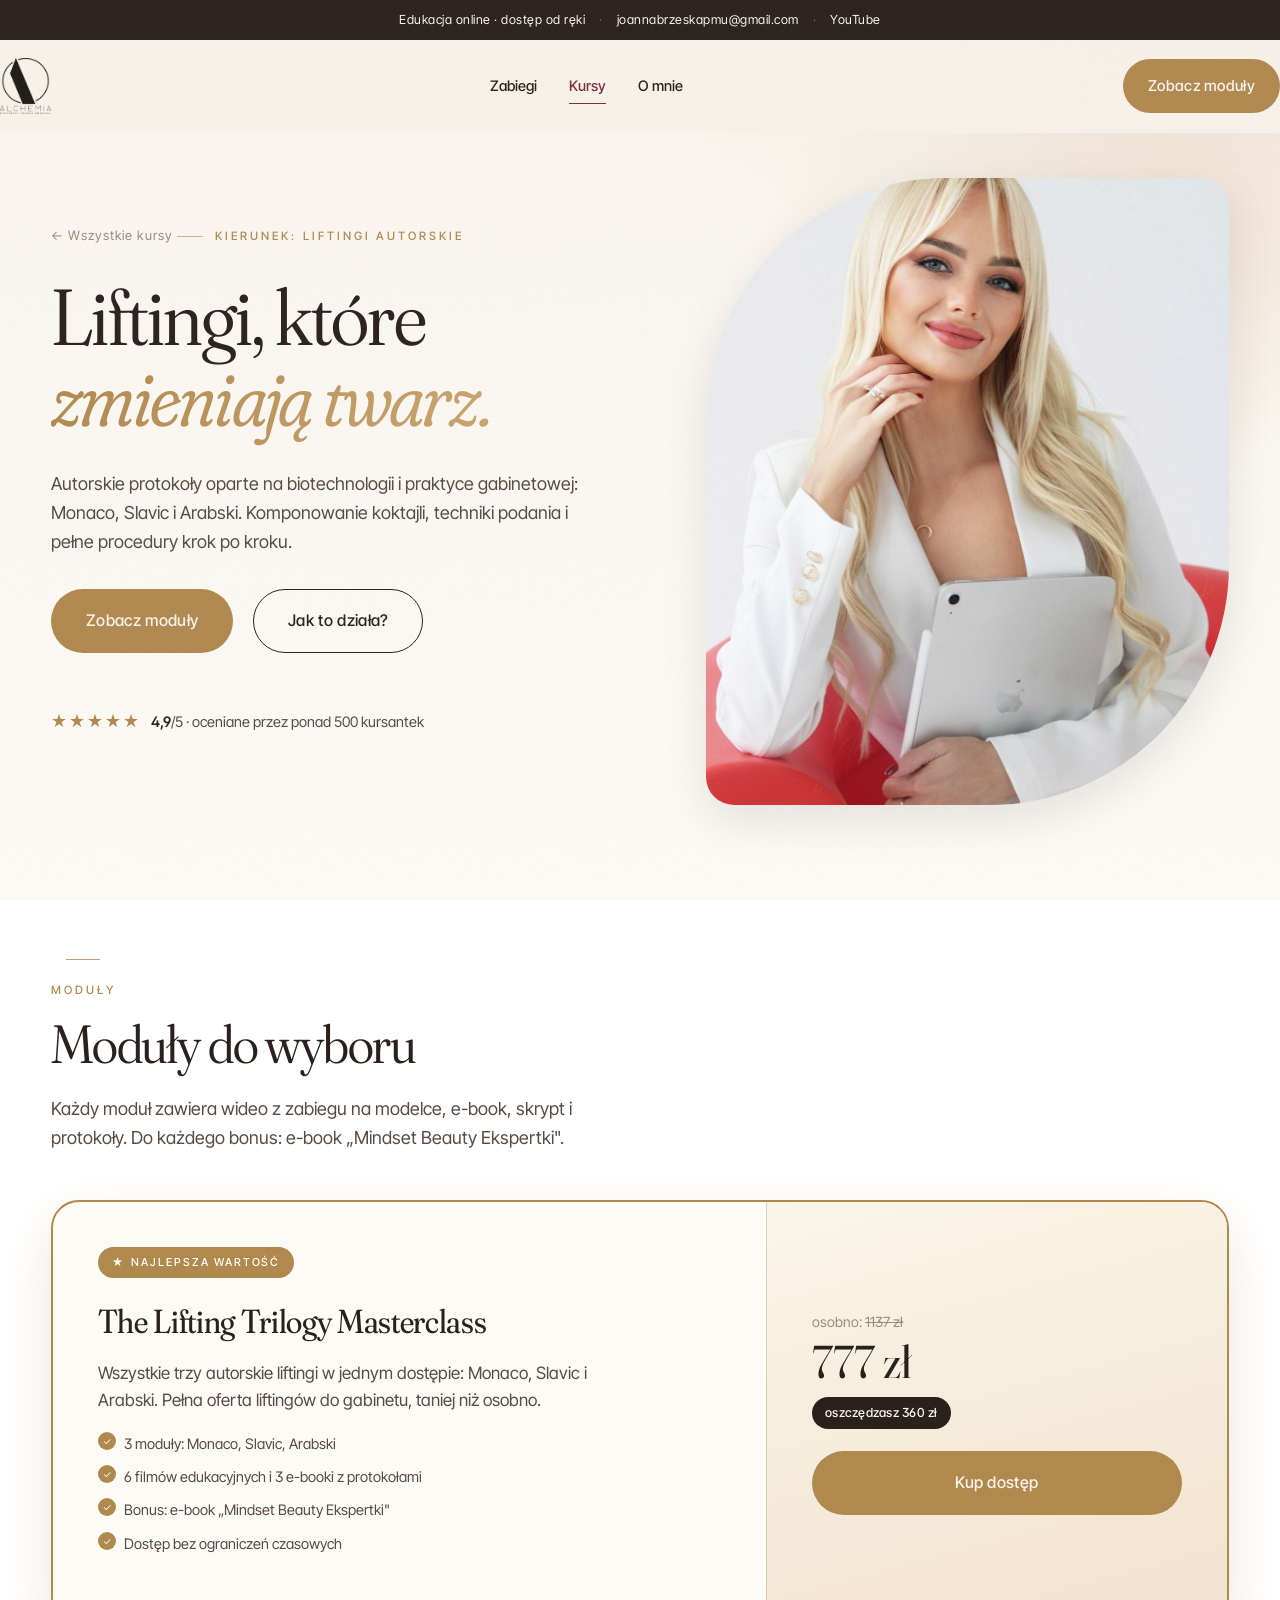
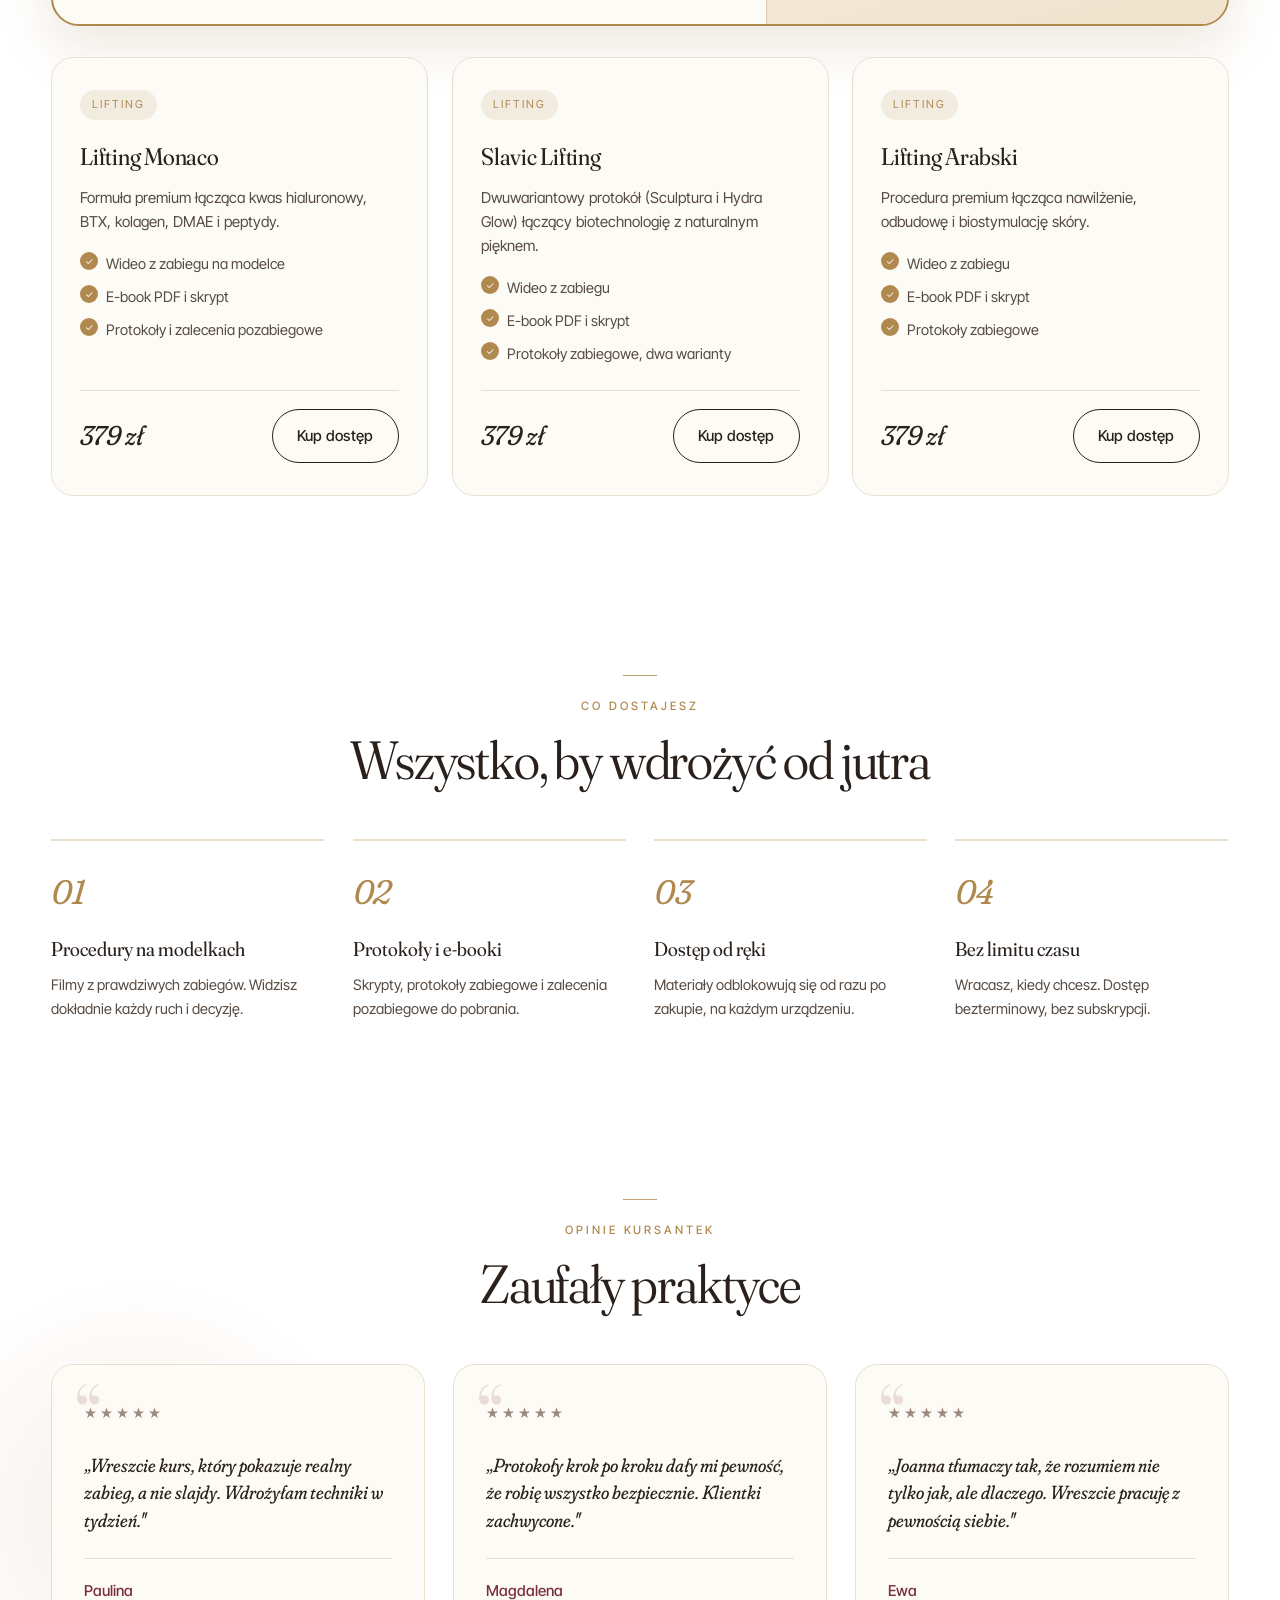
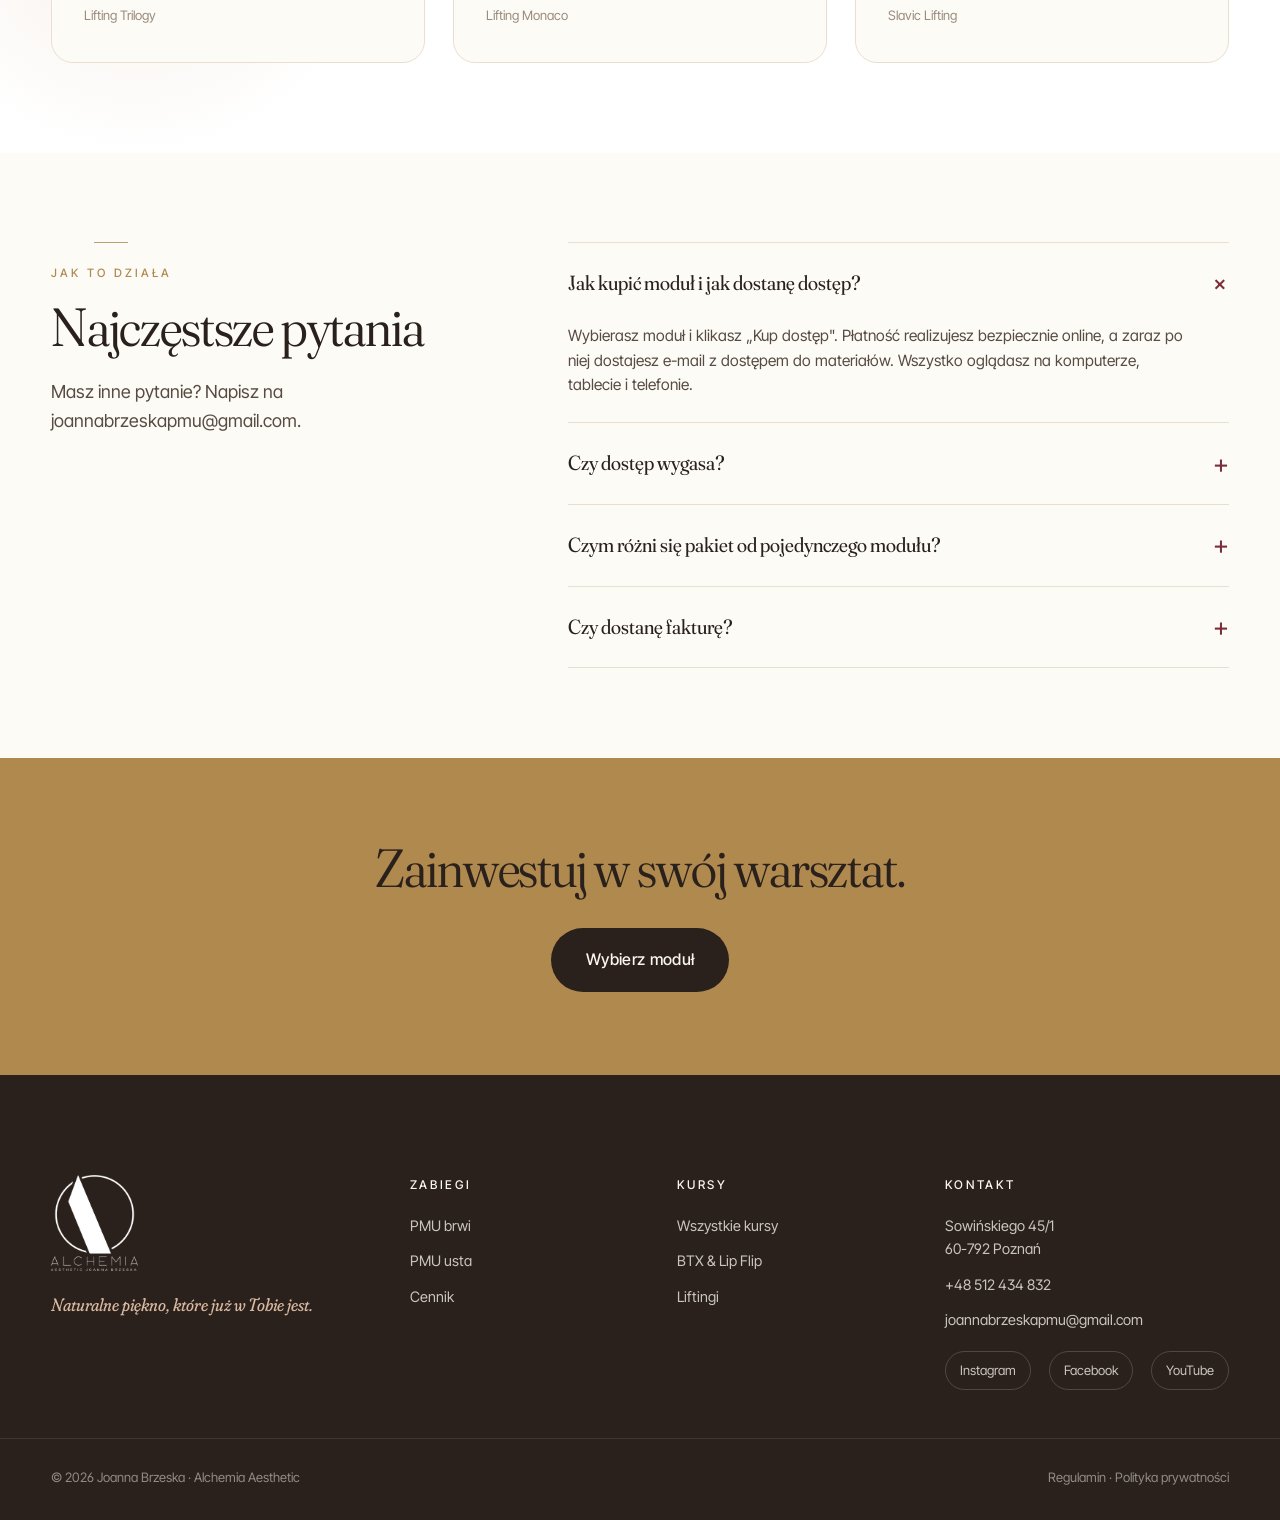
<file: kursy-lifting.html>
<!doctype html>
<html lang="pl">
<head>
<meta charset="utf-8" />
<meta name="viewport" content="width=device-width, initial-scale=1" />
<title>Kursy Lifting · Joanna Brzeska</title>
<meta name="description" content="Autorskie liftingi w modułach online: Monaco, Slavic i Arabski. Pełne procedury na modelkach, protokoły i e-booki. Dostęp od ręki, bez limitu czasu." />
<meta name="theme-color" content="#F7F2EC" />
<link rel="canonical" href="https://joannabrzeska.pl/kursy-lifting.html" />
<link rel="icon" type="image/png" href="assets/favicon.png" />
<link rel="apple-touch-icon" href="assets/apple-touch-icon.png" />
<meta property="og:type" content="website" />
<meta property="og:locale" content="pl_PL" />
<meta property="og:site_name" content="Alchemia Aesthetic Joanna Brzeska" />
<meta property="og:url" content="https://joannabrzeska.pl/kursy-lifting.html" />
<meta property="og:title" content="Kursy Lifting · Joanna Brzeska" />
<meta property="og:description" content="Autorskie liftingi: Monaco, Slavic i Arabski. Pełne procedury na modelkach i protokoły. Dostęp od ręki, bez limitu czasu." />
<meta property="og:image" content="https://joannabrzeska.pl/assets/og-default.jpg" />
<meta property="og:image:width" content="1200" />
<meta property="og:image:height" content="630" />
<meta name="twitter:card" content="summary_large_image" />
<meta name="twitter:title" content="Kursy Lifting · Joanna Brzeska" />
<meta name="twitter:description" content="Autorskie liftingi: Monaco, Slavic i Arabski. Dostęp od ręki, bez limitu czasu." />
<meta name="twitter:image" content="https://joannabrzeska.pl/assets/og-default.jpg" />
<!-- TODO kampanie: wklej tu GA4 / Meta Pixel / Google Ads tag -->
<link rel="preconnect" href="https://fonts.googleapis.com">
<link rel="preconnect" href="https://fonts.gstatic.com" crossorigin>
<link href="https://fonts.googleapis.com/css2?family=Fraunces:ital,opsz,wght,SOFT@0,9..144,300..700,0..100;1,9..144,300..700,0..100&family=Inter+Tight:wght@300;400;500;600&display=swap" rel="stylesheet">
<link rel="stylesheet" href="styles.css" />
</head>
<body class="theme-kursy">

<div class="topbar">
  <div class="container topbar__inner">
    <span>Edukacja online · dostęp od ręki</span>
    <span class="dot">·</span>
    <a href="mailto:joannabrzeskapmu@gmail.com">joannabrzeskapmu@gmail.com</a>
    <span class="dot">·</span>
    <a href="https://www.youtube.com/@joannabrzeska" target="_blank" rel="noopener">YouTube</a>
  </div>
</div>

<header class="nav" id="nav">
  <div class="container nav__inner">
    <a href="index.html" class="brand" aria-label="Alchemia Aesthetic Joanna Brzeska">
      <img class="brand__logo" src="assets/logo-dark.png" alt="Alchemia Aesthetic Joanna Brzeska" width="951" height="1054" decoding="async" />
    </a>
    <nav class="nav__links" aria-label="Główne">
      <a href="zabiegi.html">Zabiegi</a>
      <div class="nav__item nav__item--has-menu">
        <a href="kursy.html" class="is-active" aria-current="page">Kursy</a>
        <div class="nav__menu">
          <a href="kursy.html">Wszystkie kursy</a>
          <a href="kursy-btx.html">BTX &amp; Lip Flip</a>
          <a href="kursy-lifting.html">Liftingi</a>
        </div>
      </div>
      <a href="index.html#o-mnie">O mnie</a>
    </nav>
    <div class="nav__actions">
      <a href="#moduly" class="btn btn--gold">Zobacz moduły</a>
    </div>
    <button class="nav__burger" aria-label="Menu" aria-expanded="false">
      <span></span><span></span><span></span>
    </button>
  </div>
</header>

<!-- PAGE HERO -->
<section class="page-hero">
  <div class="container page-hero__grid">
    <div class="page-hero__copy reveal">
      <a href="kursy.html" class="back-link">&larr; Wszystkie kursy</a>
      <span class="eyebrow">Kierunek: Liftingi autorskie</span>
      <h1 class="display">Liftingi, które <em>zmieniają twarz.</em></h1>
      <p class="lede">Autorskie protokoły oparte na biotechnologii i praktyce gabinetowej: Monaco, Slavic i Arabski. Komponowanie koktajli, techniki podania i pełne procedury krok po kroku.</p>
      <div class="hero__cta">
        <a href="#moduly" class="btn btn--gold btn--lg">Zobacz moduły</a>
        <a href="#faq" class="btn btn--ghost btn--lg">Jak to działa?</a>
      </div>
      <div class="rating reveal">
        <span class="rating__stars" aria-hidden="true">★★★★★</span>
        <span class="rating__text"><strong>4,9</strong>/5 &middot; oceniane przez ponad 500 kursantek</span>
      </div>
    </div>
    <div class="page-hero__visual reveal">
      <div class="page-hero__img" style="background-image:url('assets/kursy-hero.jpg')"></div>
    </div>
  </div>
</section>

<!-- MODULES -->
<section class="modules-light" id="moduly">
  <div class="container">
    <div class="section-head section-head--left reveal">
      <span class="eyebrow">Moduły</span>
      <h2 class="display display--md">Moduły do wyboru</h2>
      <p class="lede">Każdy moduł zawiera wideo z zabiegu na modelce, e-book, skrypt i protokoły. Do każdego bonus: e-book „Mindset Beauty Ekspertki".</p>
    </div>

    <article class="bundle reveal">
      <div class="bundle__main">
        <span class="bundle__badge">Najlepsza wartość</span>
        <h3>The Lifting Trilogy Masterclass</h3>
        <p>Wszystkie trzy autorskie liftingi w jednym dostępie: Monaco, Slavic i Arabski. Pełna oferta liftingów do gabinetu, taniej niż osobno.</p>
        <ul class="module-card__incl">
          <li>3 moduły: Monaco, Slavic, Arabski</li>
          <li>6 filmów edukacyjnych i 3 e-booki z protokołami</li>
          <li>Bonus: e-book „Mindset Beauty Ekspertki"</li>
          <li>Dostęp bez ograniczeń czasowych</li>
        </ul>
      </div>
      <div class="bundle__buy">
        <span class="bundle__was">osobno: <s>1137 zł</s></span>
        <span class="bundle__now">777 zł</span>
        <span class="bundle__save">oszczędzasz 360 zł</span>
        <a href="#" data-checkout="lifting-trilogy" class="btn btn--gold btn--lg">Kup dostęp</a>
      </div>
    </article>

    <div class="modules-light__grid">
      <article class="module-card reveal">
        <span class="module-card__cat">Lifting</span>
        <h3>Lifting Monaco</h3>
        <p>Formuła premium łącząca kwas hialuronowy, BTX, kolagen, DMAE i peptydy.</p>
        <ul class="module-card__incl">
          <li>Wideo z zabiegu na modelce</li>
          <li>E-book PDF i skrypt</li>
          <li>Protokoły i zalecenia pozabiegowe</li>
        </ul>
        <div class="module-card__foot">
          <span class="module-card__price">379 zł</span>
          <a href="#" data-checkout="lifting-monaco" class="btn btn--ghost">Kup dostęp</a>
        </div>
      </article>

      <article class="module-card reveal">
        <span class="module-card__cat">Lifting</span>
        <h3>Slavic Lifting</h3>
        <p>Dwuwariantowy protokół (Sculptura i Hydra Glow) łączący biotechnologię z naturalnym pięknem.</p>
        <ul class="module-card__incl">
          <li>Wideo z zabiegu</li>
          <li>E-book PDF i skrypt</li>
          <li>Protokoły zabiegowe, dwa warianty</li>
        </ul>
        <div class="module-card__foot">
          <span class="module-card__price">379 zł</span>
          <a href="#" data-checkout="lifting-slavic" class="btn btn--ghost">Kup dostęp</a>
        </div>
      </article>

      <article class="module-card reveal">
        <span class="module-card__cat">Lifting</span>
        <h3>Lifting Arabski</h3>
        <p>Procedura premium łącząca nawilżenie, odbudowę i biostymulację skóry.</p>
        <ul class="module-card__incl">
          <li>Wideo z zabiegu</li>
          <li>E-book PDF i skrypt</li>
          <li>Protokoły zabiegowe</li>
        </ul>
        <div class="module-card__foot">
          <span class="module-card__price">379 zł</span>
          <a href="#" data-checkout="lifting-arabski" class="btn btn--ghost">Kup dostęp</a>
        </div>
      </article>
    </div>
  </div>
</section>

<!-- WHAT YOU GET -->
<section class="benefits-light">
  <div class="container">
    <div class="section-head reveal">
      <span class="eyebrow">Co dostajesz</span>
      <h2 class="display display--md">Wszystko, by wdrożyć od jutra</h2>
    </div>
    <div class="benefits-light__grid">
      <div class="benefitl reveal"><span class="benefitl__num">01</span><h3>Procedury na modelkach</h3><p>Filmy z prawdziwych zabiegów. Widzisz dokładnie każdy ruch i decyzję.</p></div>
      <div class="benefitl reveal"><span class="benefitl__num">02</span><h3>Protokoły i e-booki</h3><p>Skrypty, protokoły zabiegowe i zalecenia pozabiegowe do pobrania.</p></div>
      <div class="benefitl reveal"><span class="benefitl__num">03</span><h3>Dostęp od ręki</h3><p>Materiały odblokowują się od razu po zakupie, na każdym urządzeniu.</p></div>
      <div class="benefitl reveal"><span class="benefitl__num">04</span><h3>Bez limitu czasu</h3><p>Wracasz, kiedy chcesz. Dostęp bezterminowy, bez subskrypcji.</p></div>
    </div>
  </div>
</section>

<!-- TESTIMONIALS -->
<section class="testimonials">
  <div class="container">
    <div class="section-head reveal">
      <span class="eyebrow">Opinie kursantek</span>
      <h2 class="display display--md">Zaufały praktyce</h2>
    </div>
    <div class="testimonials__grid">
      <blockquote class="testi reveal">
        <span class="testi__stars" aria-hidden="true">★★★★★</span>
        <p>„Wreszcie kurs, który pokazuje realny zabieg, a nie slajdy. Wdrożyłam techniki w tydzień."</p>
        <footer><strong>Paulina</strong><span>Lifting Trilogy</span></footer>
      </blockquote>
      <blockquote class="testi reveal">
        <span class="testi__stars" aria-hidden="true">★★★★★</span>
        <p>„Protokoły krok po kroku dały mi pewność, że robię wszystko bezpiecznie. Klientki zachwycone."</p>
        <footer><strong>Magdalena</strong><span>Lifting Monaco</span></footer>
      </blockquote>
      <blockquote class="testi reveal">
        <span class="testi__stars" aria-hidden="true">★★★★★</span>
        <p>„Joanna tłumaczy tak, że rozumiem nie tylko jak, ale dlaczego. Wreszcie pracuję z pewnością siebie."</p>
        <footer><strong>Ewa</strong><span>Slavic Lifting</span></footer>
      </blockquote>
    </div>
  </div>
</section>

<!-- FAQ -->
<section class="faq faq--light" id="faq">
  <div class="container faq__inner">
    <div class="section-head section-head--left reveal">
      <span class="eyebrow">Jak to działa</span>
      <h2 class="display display--md">Najczęstsze pytania</h2>
      <p class="lede">Masz inne pytanie? Napisz na <a href="mailto:joannabrzeskapmu@gmail.com">joannabrzeskapmu@gmail.com</a>.</p>
    </div>
    <div class="faq__list reveal">
      <details class="faq__item" open>
        <summary>Jak kupić moduł i jak dostanę dostęp?</summary>
        <p>Wybierasz moduł i klikasz „Kup dostęp". Płatność realizujesz bezpiecznie online, a zaraz po niej dostajesz e-mail z dostępem do materiałów. Wszystko oglądasz na komputerze, tablecie i telefonie.</p>
      </details>
      <details class="faq__item">
        <summary>Czy dostęp wygasa?</summary>
        <p>Nie. Dostęp jest bezterminowy, wracasz do materiałów, kiedy tylko chcesz, bez żadnej subskrypcji.</p>
      </details>
      <details class="faq__item">
        <summary>Czym różni się pakiet od pojedynczego modułu?</summary>
        <p>Pakiet The Lifting Trilogy łączy wszystkie trzy liftingi w jednym dostępie i jest tańszy niż zakup modułów osobno.</p>
      </details>
      <details class="faq__item">
        <summary>Czy dostanę fakturę?</summary>
        <p>Tak. Po zakupie otrzymasz potwierdzenie i fakturę na podany adres e-mail.</p>
      </details>
    </div>
  </div>
</section>

<!-- CTA BAND -->
<section class="cta-band cta-band--gold reveal">
  <div class="container">
    <h2 class="display display--md">Zainwestuj w swój warsztat.</h2>
    <a href="#moduly" class="btn btn--primary btn--lg">Wybierz moduł</a>
  </div>
</section>

<!-- STICKY MOBILE CTA -->
<div class="mobile-cta" aria-label="Szybkie akcje">
  <a href="#moduly" class="btn btn--gold">Zobacz moduły</a>
  <a href="kursy-btx.html" class="btn btn--ghost">BTX</a>
</div>

<footer class="footer">
  <div class="container footer__grid">
    <div class="footer__brand">
      <img class="brand__logo brand__logo--footer" src="assets/logo-white.png" alt="Alchemia Aesthetic Joanna Brzeska" width="951" height="1054" loading="lazy" decoding="async" />
      <p>Naturalne piękno, które już w&nbsp;Tobie jest.</p>
    </div>
    <div>
      <h4>Zabiegi</h4>
      <ul>
        <li><a href="zabiegi.html#oferta">PMU brwi</a></li>
        <li><a href="zabiegi.html#oferta">PMU usta</a></li>
        <li><a href="zabiegi.html#cennik">Cennik</a></li>
      </ul>
    </div>
    <div>
      <h4>Kursy</h4>
      <ul>
        <li><a href="kursy.html">Wszystkie kursy</a></li>
        <li><a href="kursy-btx.html">BTX &amp; Lip Flip</a></li>
        <li><a href="kursy-lifting.html">Liftingi</a></li>
      </ul>
    </div>
    <div>
      <h4>Kontakt</h4>
      <ul>
        <li>Sowińskiego 45/1<br/>60-792 Poznań</li>
        <li><a href="tel:+48512434832">+48 512 434 832</a></li>
        <li><a href="mailto:joannabrzeskapmu@gmail.com">joannabrzeskapmu@gmail.com</a></li>
      </ul>
      <div class="footer__social">
        <a href="https://www.instagram.com/joannabrzeskapmu/" target="_blank" rel="noopener">Instagram</a>
        <a href="https://www.facebook.com/joannabrzeskapmu/" target="_blank" rel="noopener">Facebook</a>
        <a href="https://www.youtube.com/@joannabrzeska" target="_blank" rel="noopener">YouTube</a>
      </div>
    </div>
  </div>
  <div class="container footer__bottom">
    <span>&copy; 2026 Joanna Brzeska · Alchemia Aesthetic</span>
    <span><a href="#">Regulamin</a> · <a href="#">Polityka prywatności</a></span>
  </div>
</footer>

<script src="script.js"></script>
</body>
</html>
</file>
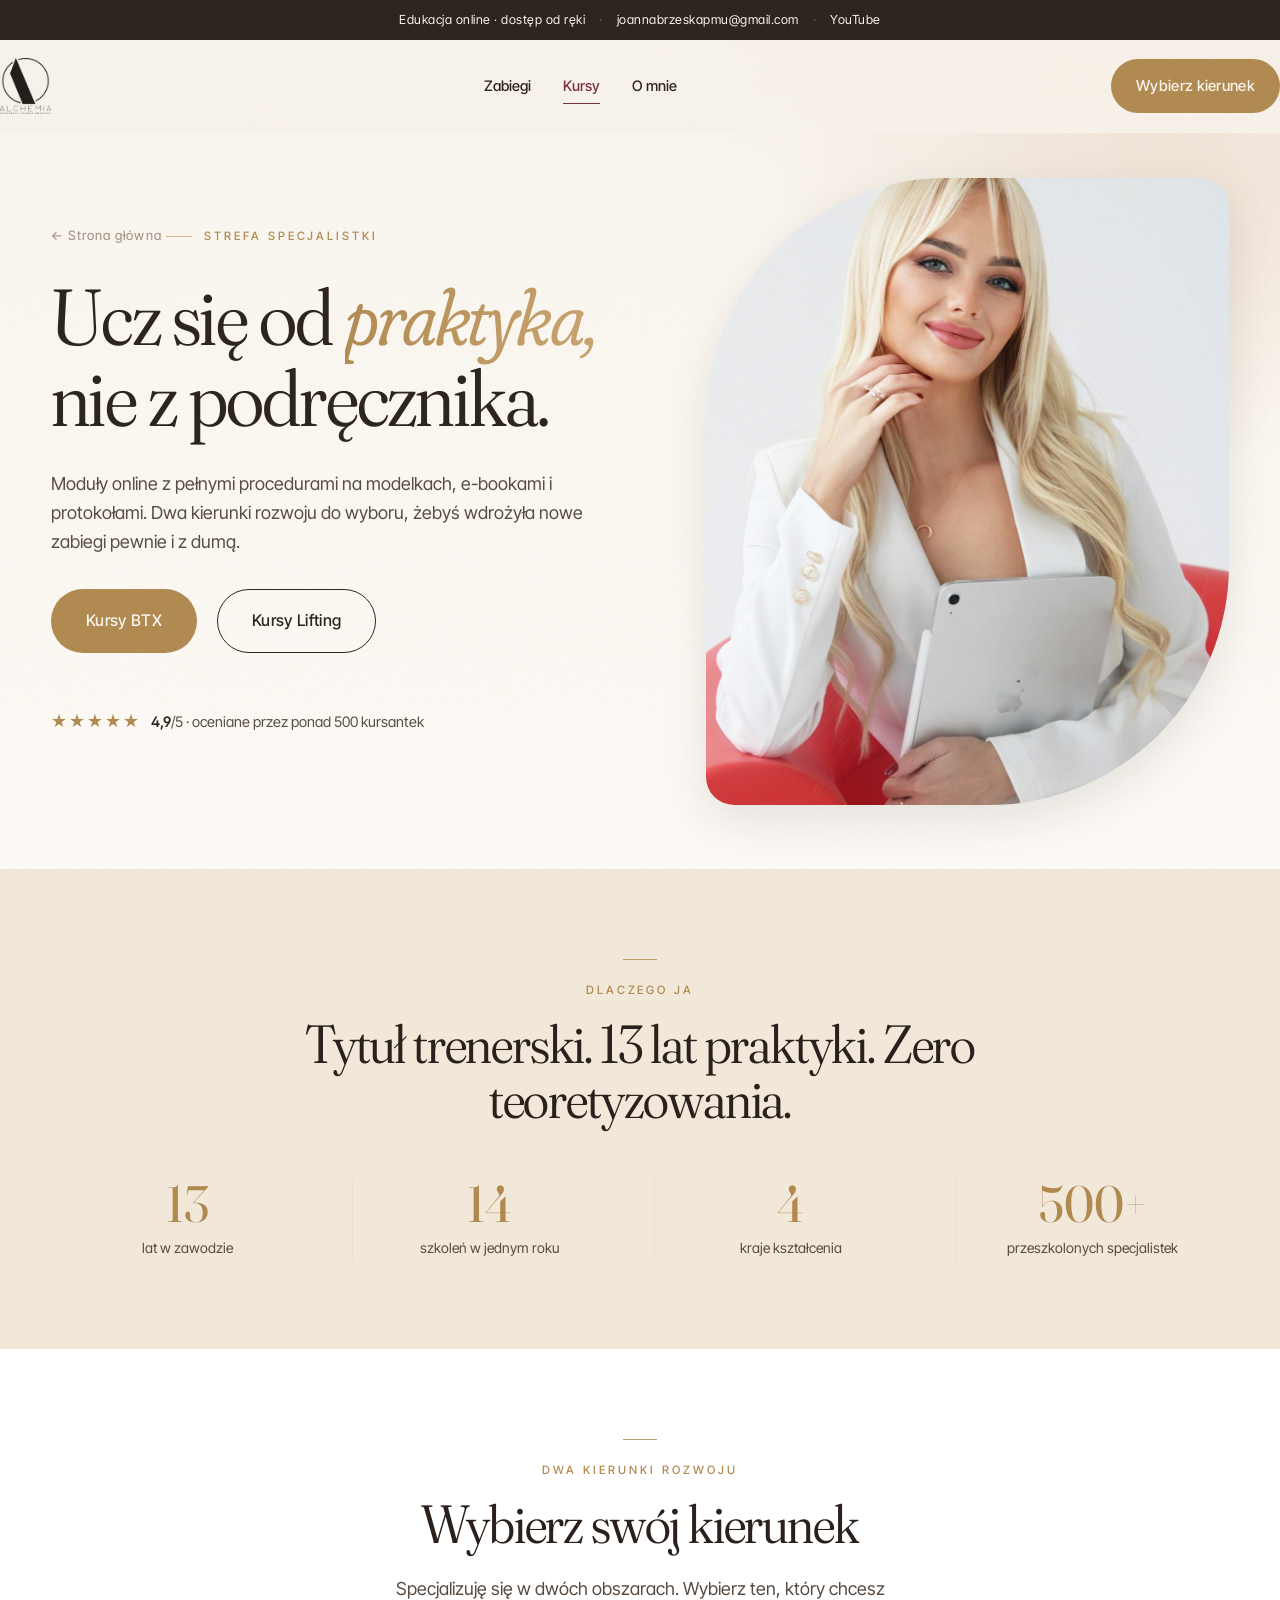
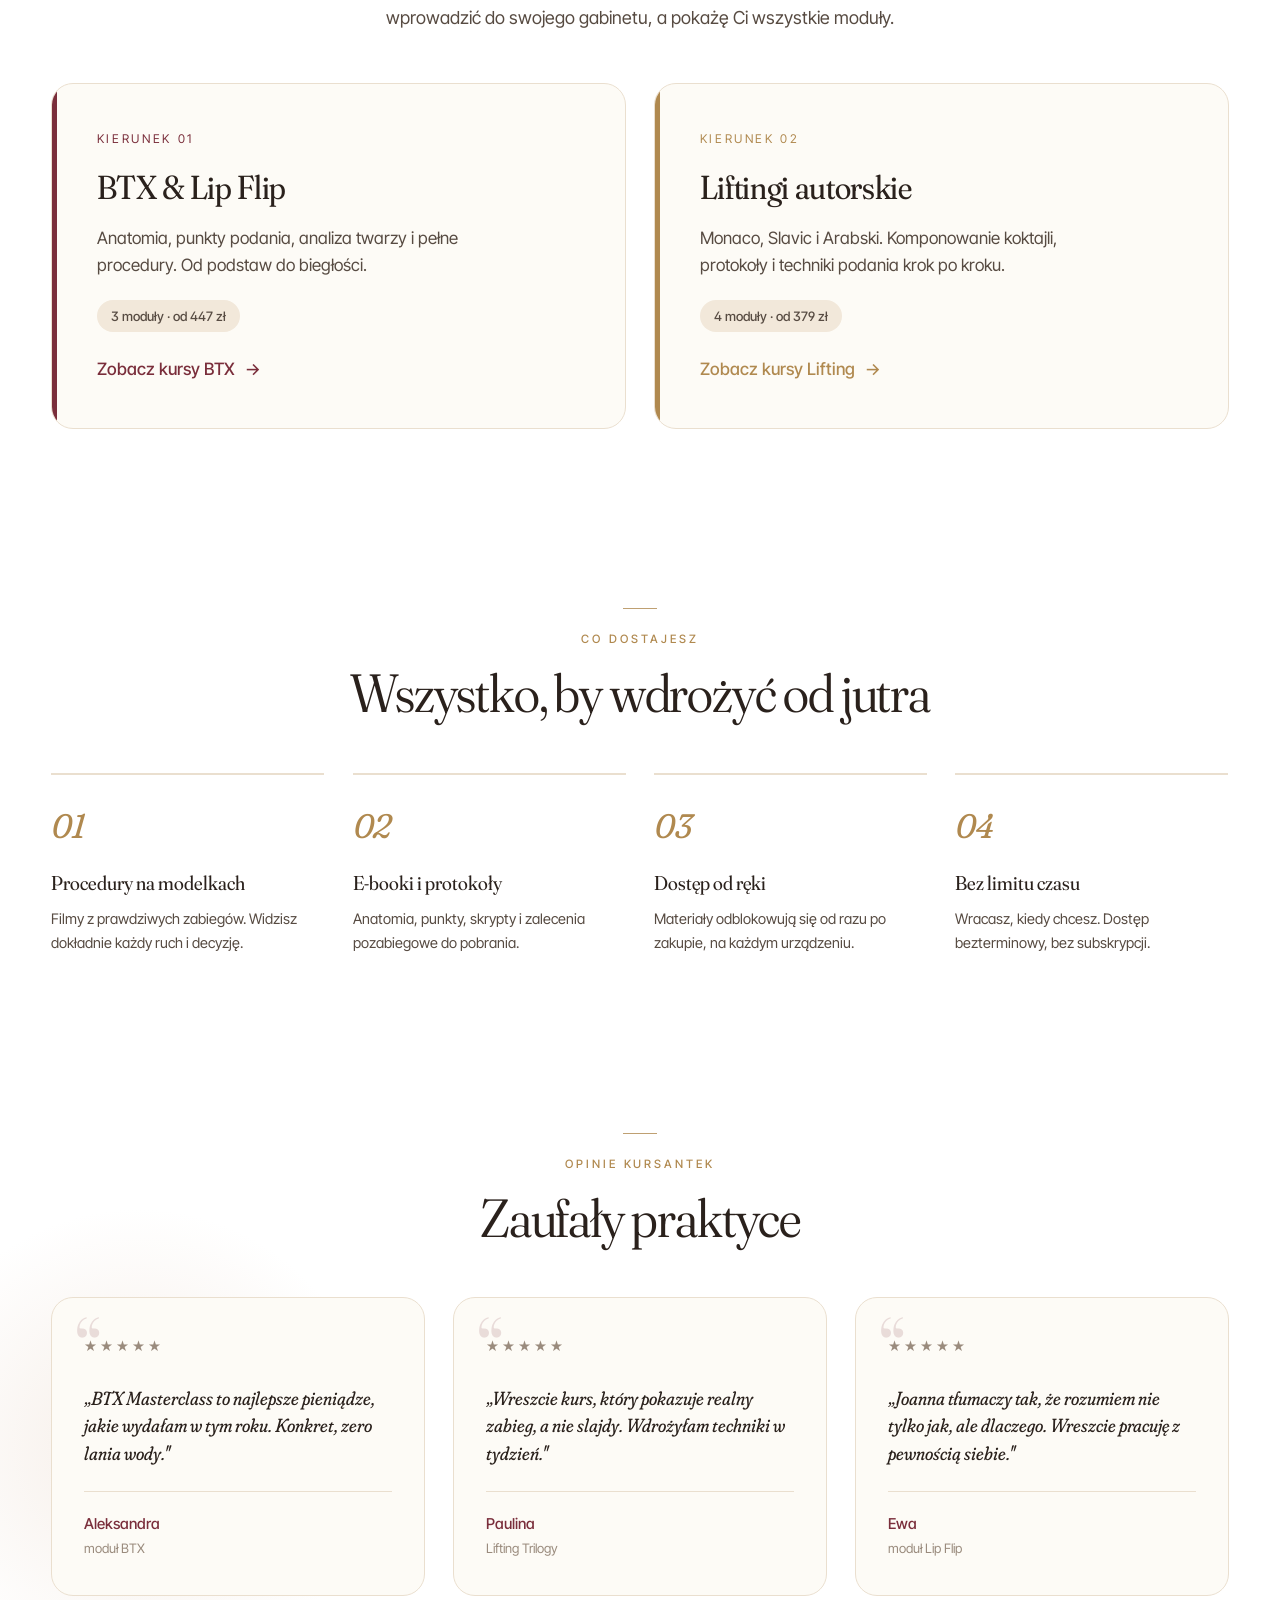
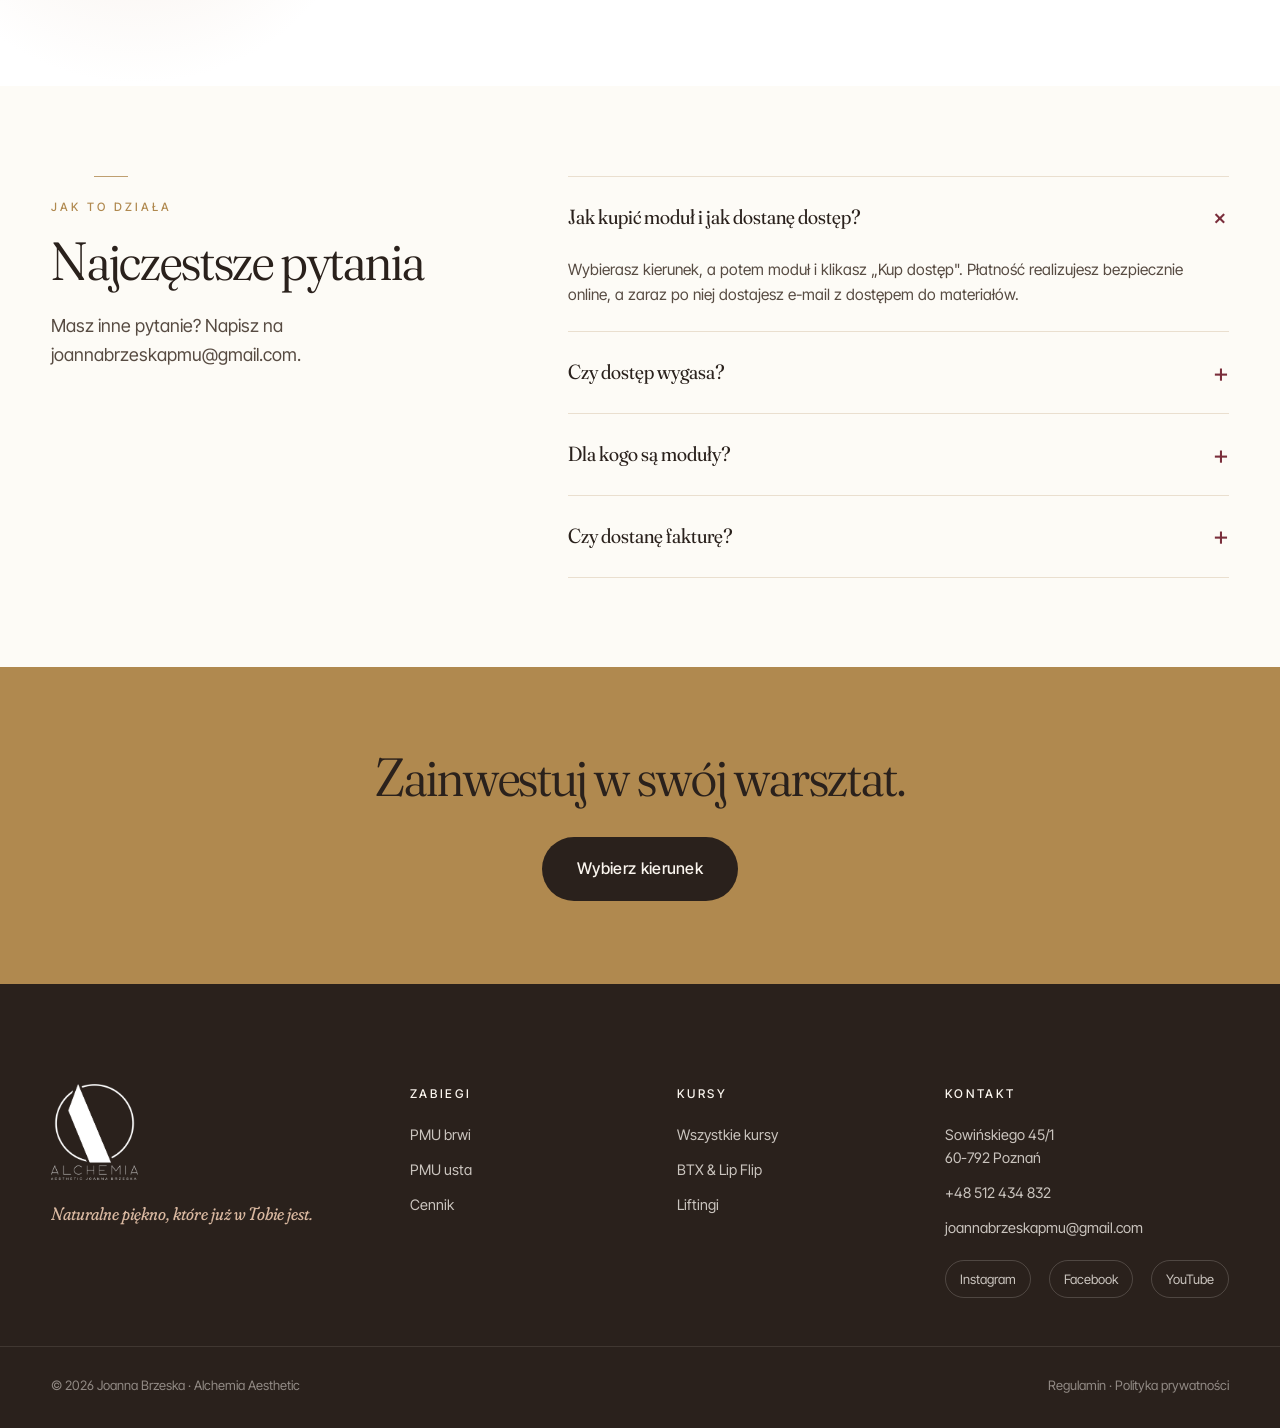
<file: kursy.html>
<!doctype html>
<html lang="pl">
<head>
<meta charset="utf-8" />
<meta name="viewport" content="width=device-width, initial-scale=1" />
<title>Kursy online · Joanna Brzeska · Edukacja dla specjalistek</title>
<meta name="description" content="Moduły online dla specjalistek branży beauty w dwóch kierunkach: BTX i Lip Flip oraz autorskie liftingi. Pełne procedury na modelkach, e-booki i protokoły." />
<meta name="theme-color" content="#F7F2EC" />
<link rel="canonical" href="https://joannabrzeska.pl/kursy.html" />
<link rel="icon" type="image/png" href="assets/favicon.png" />
<link rel="apple-touch-icon" href="assets/apple-touch-icon.png" />
<meta property="og:type" content="website" />
<meta property="og:locale" content="pl_PL" />
<meta property="og:site_name" content="Alchemia Aesthetic Joanna Brzeska" />
<meta property="og:url" content="https://joannabrzeska.pl/kursy.html" />
<meta property="og:title" content="Kursy online dla specjalistek · Joanna Brzeska" />
<meta property="og:description" content="Dwa kierunki: BTX i Lip Flip oraz autorskie liftingi. Pełne procedury na modelkach i e-booki. Dostęp od ręki, bez limitu czasu." />
<meta property="og:image" content="https://joannabrzeska.pl/assets/og-default.jpg" />
<meta property="og:image:width" content="1200" />
<meta property="og:image:height" content="630" />
<meta name="twitter:card" content="summary_large_image" />
<meta name="twitter:title" content="Kursy online dla specjalistek · Joanna Brzeska" />
<meta name="twitter:description" content="Dwa kierunki: BTX i Lip Flip oraz autorskie liftingi. Dostęp od ręki, bez limitu czasu." />
<meta name="twitter:image" content="https://joannabrzeska.pl/assets/og-default.jpg" />
<!-- TODO kampanie: wklej tu GA4 / Meta Pixel / Google Ads tag -->
<link rel="preconnect" href="https://fonts.googleapis.com">
<link rel="preconnect" href="https://fonts.gstatic.com" crossorigin>
<link href="https://fonts.googleapis.com/css2?family=Fraunces:ital,opsz,wght,SOFT@0,9..144,300..700,0..100;1,9..144,300..700,0..100&family=Inter+Tight:wght@300;400;500;600&display=swap" rel="stylesheet">
<link rel="stylesheet" href="styles.css" />
</head>
<body class="theme-kursy">

<div class="topbar">
  <div class="container topbar__inner">
    <span>Edukacja online · dostęp od ręki</span>
    <span class="dot">·</span>
    <a href="mailto:joannabrzeskapmu@gmail.com">joannabrzeskapmu@gmail.com</a>
    <span class="dot">·</span>
    <a href="https://www.youtube.com/@joannabrzeska" target="_blank" rel="noopener">YouTube</a>
  </div>
</div>

<header class="nav" id="nav">
  <div class="container nav__inner">
    <a href="index.html" class="brand" aria-label="Alchemia Aesthetic Joanna Brzeska">
      <img class="brand__logo" src="assets/logo-dark.png" alt="Alchemia Aesthetic Joanna Brzeska" width="951" height="1054" decoding="async" />
    </a>
    <nav class="nav__links" aria-label="Główne">
      <a href="zabiegi.html">Zabiegi</a>
      <div class="nav__item nav__item--has-menu">
        <a href="kursy.html" class="is-active" aria-current="page">Kursy</a>
        <div class="nav__menu">
          <a href="kursy.html">Wszystkie kursy</a>
          <a href="kursy-btx.html">BTX &amp; Lip Flip</a>
          <a href="kursy-lifting.html">Liftingi</a>
        </div>
      </div>
      <a href="index.html#o-mnie">O mnie</a>
    </nav>
    <div class="nav__actions">
      <a href="#moduly" class="btn btn--gold">Wybierz kierunek</a>
    </div>
    <button class="nav__burger" aria-label="Menu" aria-expanded="false">
      <span></span><span></span><span></span>
    </button>
  </div>
</header>

<!-- PAGE HERO -->
<section class="page-hero">
  <div class="container page-hero__grid">
    <div class="page-hero__copy reveal">
      <a href="index.html" class="back-link">&larr; Strona główna</a>
      <span class="eyebrow">Strefa specjalistki</span>
      <h1 class="display">Ucz się od <em>praktyka,</em> nie z&nbsp;podręcznika.</h1>
      <p class="lede">Moduły online z pełnymi procedurami na modelkach, e-bookami i protokołami. Dwa kierunki rozwoju do wyboru, żebyś wdrożyła nowe zabiegi pewnie i z dumą.</p>
      <div class="hero__cta">
        <a href="kursy-btx.html" class="btn btn--gold btn--lg">Kursy BTX</a>
        <a href="kursy-lifting.html" class="btn btn--ghost btn--lg">Kursy Lifting</a>
      </div>
      <div class="rating reveal">
        <span class="rating__stars" aria-hidden="true">★★★★★</span>
        <span class="rating__text"><strong>4,9</strong>/5 &middot; oceniane przez ponad 500 kursantek</span>
      </div>
    </div>
    <div class="page-hero__visual reveal">
      <div class="page-hero__img" style="background-image:url('assets/kursy-hero.jpg')"></div>
    </div>
  </div>
</section>

<!-- WHY JOANNA -->
<section class="why-light">
  <div class="container">
    <div class="section-head reveal">
      <span class="eyebrow">Dlaczego ja</span>
      <h2 class="display display--md">Tytuł trenerski. 13 lat praktyki. Zero teoretyzowania.</h2>
    </div>
    <div class="why-light__stats reveal">
      <div><strong>13</strong><span>lat w zawodzie</span></div>
      <div><strong>14</strong><span>szkoleń w jednym roku</span></div>
      <div><strong>4</strong><span>kraje kształcenia</span></div>
      <div><strong>500+</strong><span>przeszkolonych specjalistek</span></div>
    </div>
  </div>
</section>

<!-- TWO PILLARS (routing do podstron) -->
<section class="pillars" id="moduly">
  <div class="container">
    <div class="section-head reveal">
      <span class="eyebrow">Dwa kierunki rozwoju</span>
      <h2 class="display display--md">Wybierz swój kierunek</h2>
      <p class="lede lede--center">Specjalizuję się w dwóch obszarach. Wybierz ten, który chcesz wprowadzić do swojego gabinetu, a pokażę Ci wszystkie moduły.</p>
    </div>
    <div class="pillars__grid reveal">
      <a href="kursy-btx.html" class="pillar pillar--btx">
        <span class="pillar__num">Kierunek 01</span>
        <h3>BTX &amp; Lip Flip</h3>
        <p>Anatomia, punkty podania, analiza twarzy i pełne procedury. Od podstaw do biegłości.</p>
        <span class="pillar__count">3 moduły · od 447 zł</span>
        <span class="pillar__cta">Zobacz kursy BTX <span>&rarr;</span></span>
      </a>
      <a href="kursy-lifting.html" class="pillar pillar--lifting">
        <span class="pillar__num">Kierunek 02</span>
        <h3>Liftingi autorskie</h3>
        <p>Monaco, Slavic i Arabski. Komponowanie koktajli, protokoły i techniki podania krok po kroku.</p>
        <span class="pillar__count">4 moduły · od 379 zł</span>
        <span class="pillar__cta">Zobacz kursy Lifting <span>&rarr;</span></span>
      </a>
    </div>
  </div>
</section>

<!-- WHAT YOU GET -->
<section class="benefits-light">
  <div class="container">
    <div class="section-head reveal">
      <span class="eyebrow">Co dostajesz</span>
      <h2 class="display display--md">Wszystko, by wdrożyć od jutra</h2>
    </div>
    <div class="benefits-light__grid">
      <div class="benefitl reveal"><span class="benefitl__num">01</span><h3>Procedury na modelkach</h3><p>Filmy z prawdziwych zabiegów. Widzisz dokładnie każdy ruch i decyzję.</p></div>
      <div class="benefitl reveal"><span class="benefitl__num">02</span><h3>E-booki i protokoły</h3><p>Anatomia, punkty, skrypty i zalecenia pozabiegowe do pobrania.</p></div>
      <div class="benefitl reveal"><span class="benefitl__num">03</span><h3>Dostęp od ręki</h3><p>Materiały odblokowują się od razu po zakupie, na każdym urządzeniu.</p></div>
      <div class="benefitl reveal"><span class="benefitl__num">04</span><h3>Bez limitu czasu</h3><p>Wracasz, kiedy chcesz. Dostęp bezterminowy, bez subskrypcji.</p></div>
    </div>
  </div>
</section>

<!-- TESTIMONIALS -->
<section class="testimonials">
  <div class="container">
    <div class="section-head reveal">
      <span class="eyebrow">Opinie kursantek</span>
      <h2 class="display display--md">Zaufały praktyce</h2>
    </div>
    <div class="testimonials__grid">
      <blockquote class="testi reveal">
        <span class="testi__stars" aria-hidden="true">★★★★★</span>
        <p>„BTX Masterclass to najlepsze pieniądze, jakie wydałam w tym roku. Konkret, zero lania wody."</p>
        <footer><strong>Aleksandra</strong><span>moduł BTX</span></footer>
      </blockquote>
      <blockquote class="testi reveal">
        <span class="testi__stars" aria-hidden="true">★★★★★</span>
        <p>„Wreszcie kurs, który pokazuje realny zabieg, a nie slajdy. Wdrożyłam techniki w tydzień."</p>
        <footer><strong>Paulina</strong><span>Lifting Trilogy</span></footer>
      </blockquote>
      <blockquote class="testi reveal">
        <span class="testi__stars" aria-hidden="true">★★★★★</span>
        <p>„Joanna tłumaczy tak, że rozumiem nie tylko jak, ale dlaczego. Wreszcie pracuję z pewnością siebie."</p>
        <footer><strong>Ewa</strong><span>moduł Lip Flip</span></footer>
      </blockquote>
    </div>
  </div>
</section>

<!-- FAQ -->
<section class="faq faq--light" id="faq">
  <div class="container faq__inner">
    <div class="section-head section-head--left reveal">
      <span class="eyebrow">Jak to działa</span>
      <h2 class="display display--md">Najczęstsze pytania</h2>
      <p class="lede">Masz inne pytanie? Napisz na <a href="mailto:joannabrzeskapmu@gmail.com">joannabrzeskapmu@gmail.com</a>.</p>
    </div>
    <div class="faq__list reveal">
      <details class="faq__item" open>
        <summary>Jak kupić moduł i jak dostanę dostęp?</summary>
        <p>Wybierasz kierunek, a potem moduł i klikasz „Kup dostęp". Płatność realizujesz bezpiecznie online, a zaraz po niej dostajesz e-mail z dostępem do materiałów.</p>
      </details>
      <details class="faq__item">
        <summary>Czy dostęp wygasa?</summary>
        <p>Nie. Dostęp jest bezterminowy, wracasz do materiałów, kiedy tylko chcesz, bez żadnej subskrypcji.</p>
      </details>
      <details class="faq__item">
        <summary>Dla kogo są moduły?</summary>
        <p>Dla osób pracujących w branży estetycznej: kosmetolożek, linergistek i lekarek, które chcą pewniej i bezpieczniej prowadzić zabiegi.</p>
      </details>
      <details class="faq__item">
        <summary>Czy dostanę fakturę?</summary>
        <p>Tak. Po zakupie otrzymasz potwierdzenie i fakturę na podany adres e-mail.</p>
      </details>
    </div>
  </div>
</section>

<!-- CTA BAND -->
<section class="cta-band cta-band--gold reveal">
  <div class="container">
    <h2 class="display display--md">Zainwestuj w swój warsztat.</h2>
    <a href="#moduly" class="btn btn--primary btn--lg">Wybierz kierunek</a>
  </div>
</section>

<!-- STICKY MOBILE CTA -->
<div class="mobile-cta" aria-label="Szybkie akcje">
  <a href="kursy-btx.html" class="btn btn--gold">Kursy BTX</a>
  <a href="kursy-lifting.html" class="btn btn--ghost">Kursy Lifting</a>
</div>

<footer class="footer">
  <div class="container footer__grid">
    <div class="footer__brand">
      <img class="brand__logo brand__logo--footer" src="assets/logo-white.png" alt="Alchemia Aesthetic Joanna Brzeska" width="951" height="1054" loading="lazy" decoding="async" />
      <p>Naturalne piękno, które już w&nbsp;Tobie jest.</p>
    </div>
    <div>
      <h4>Zabiegi</h4>
      <ul>
        <li><a href="zabiegi.html#oferta">PMU brwi</a></li>
        <li><a href="zabiegi.html#oferta">PMU usta</a></li>
        <li><a href="zabiegi.html#cennik">Cennik</a></li>
      </ul>
    </div>
    <div>
      <h4>Kursy</h4>
      <ul>
        <li><a href="kursy.html">Wszystkie kursy</a></li>
        <li><a href="kursy-btx.html">BTX &amp; Lip Flip</a></li>
        <li><a href="kursy-lifting.html">Liftingi</a></li>
      </ul>
    </div>
    <div>
      <h4>Kontakt</h4>
      <ul>
        <li>Sowińskiego 45/1<br/>60-792 Poznań</li>
        <li><a href="tel:+48512434832">+48 512 434 832</a></li>
        <li><a href="mailto:joannabrzeskapmu@gmail.com">joannabrzeskapmu@gmail.com</a></li>
      </ul>
      <div class="footer__social">
        <a href="https://www.instagram.com/joannabrzeskapmu/" target="_blank" rel="noopener">Instagram</a>
        <a href="https://www.facebook.com/joannabrzeskapmu/" target="_blank" rel="noopener">Facebook</a>
        <a href="https://www.youtube.com/@joannabrzeska" target="_blank" rel="noopener">YouTube</a>
      </div>
    </div>
  </div>
  <div class="container footer__bottom">
    <span>&copy; 2026 Joanna Brzeska · Alchemia Aesthetic</span>
    <span><a href="#">Regulamin</a> · <a href="#">Polityka prywatności</a></span>
  </div>
</footer>

<script src="script.js"></script>
</body>
</html>
</file>
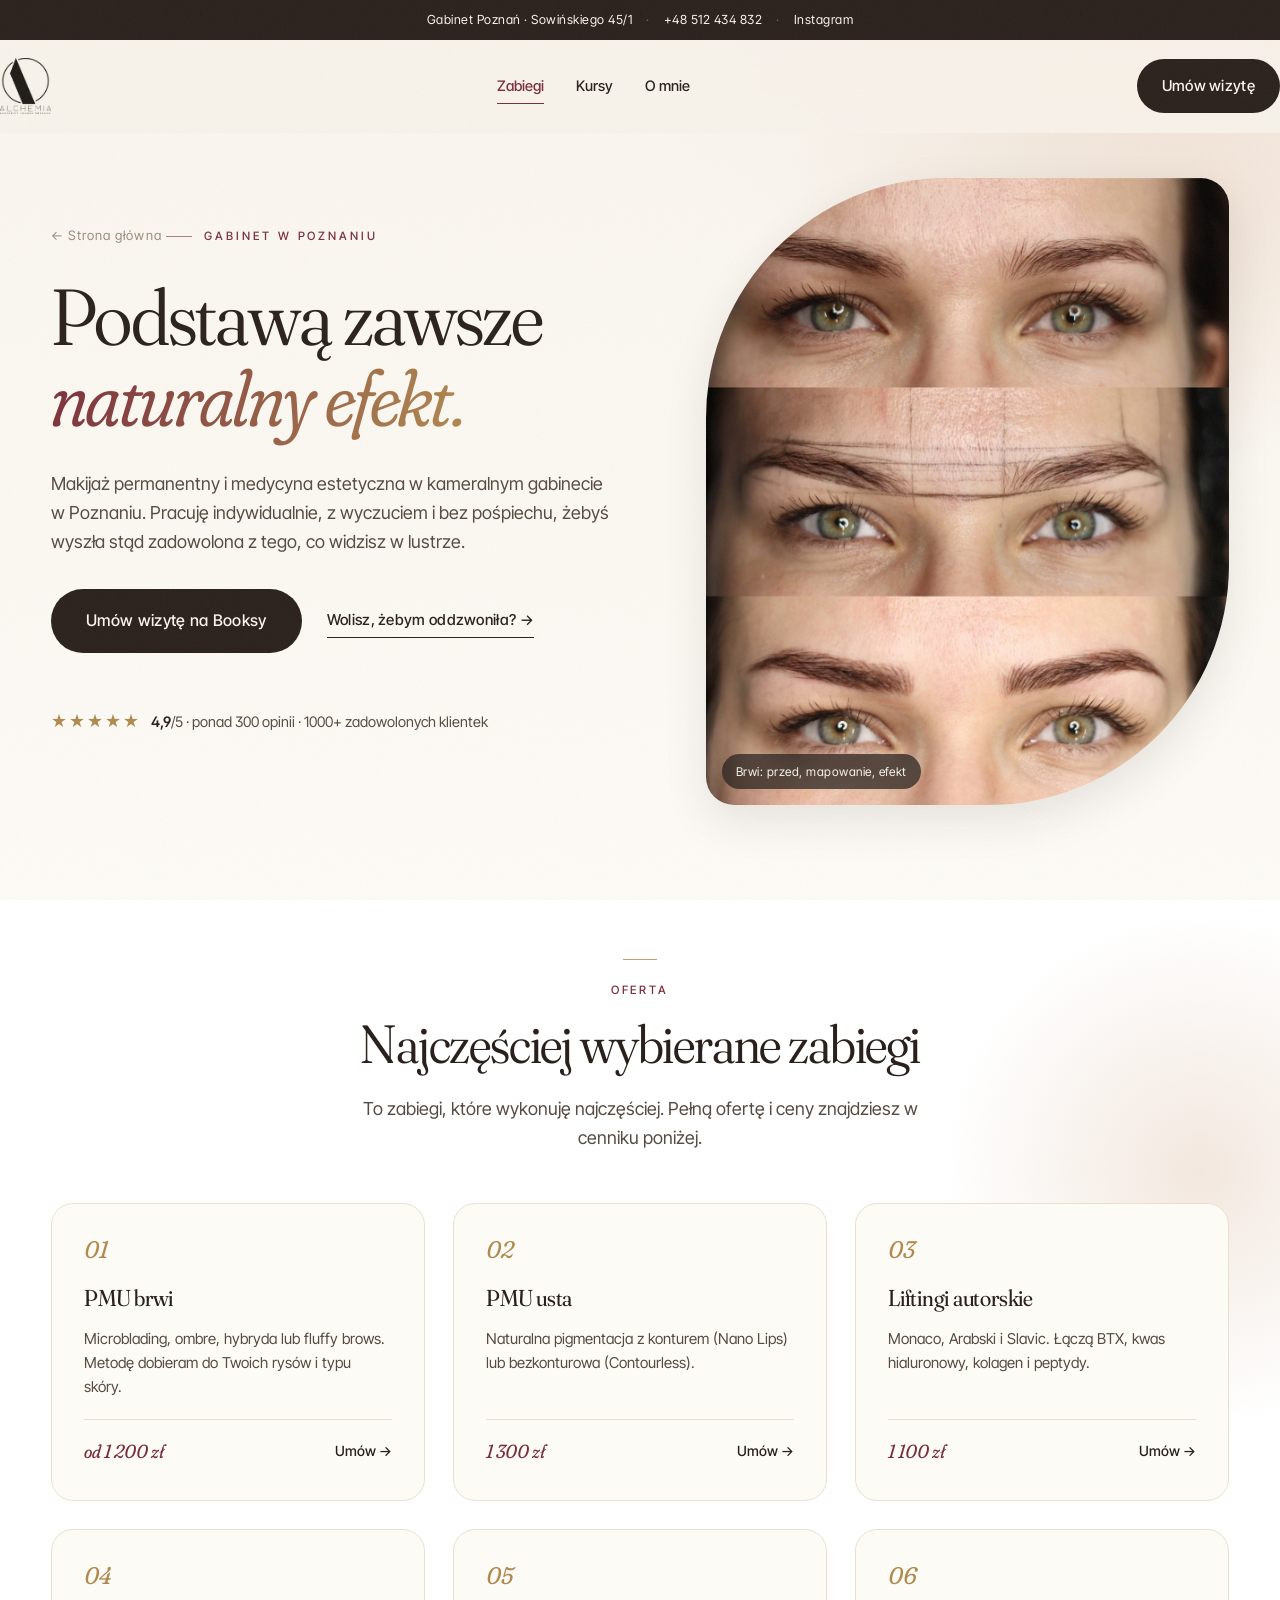
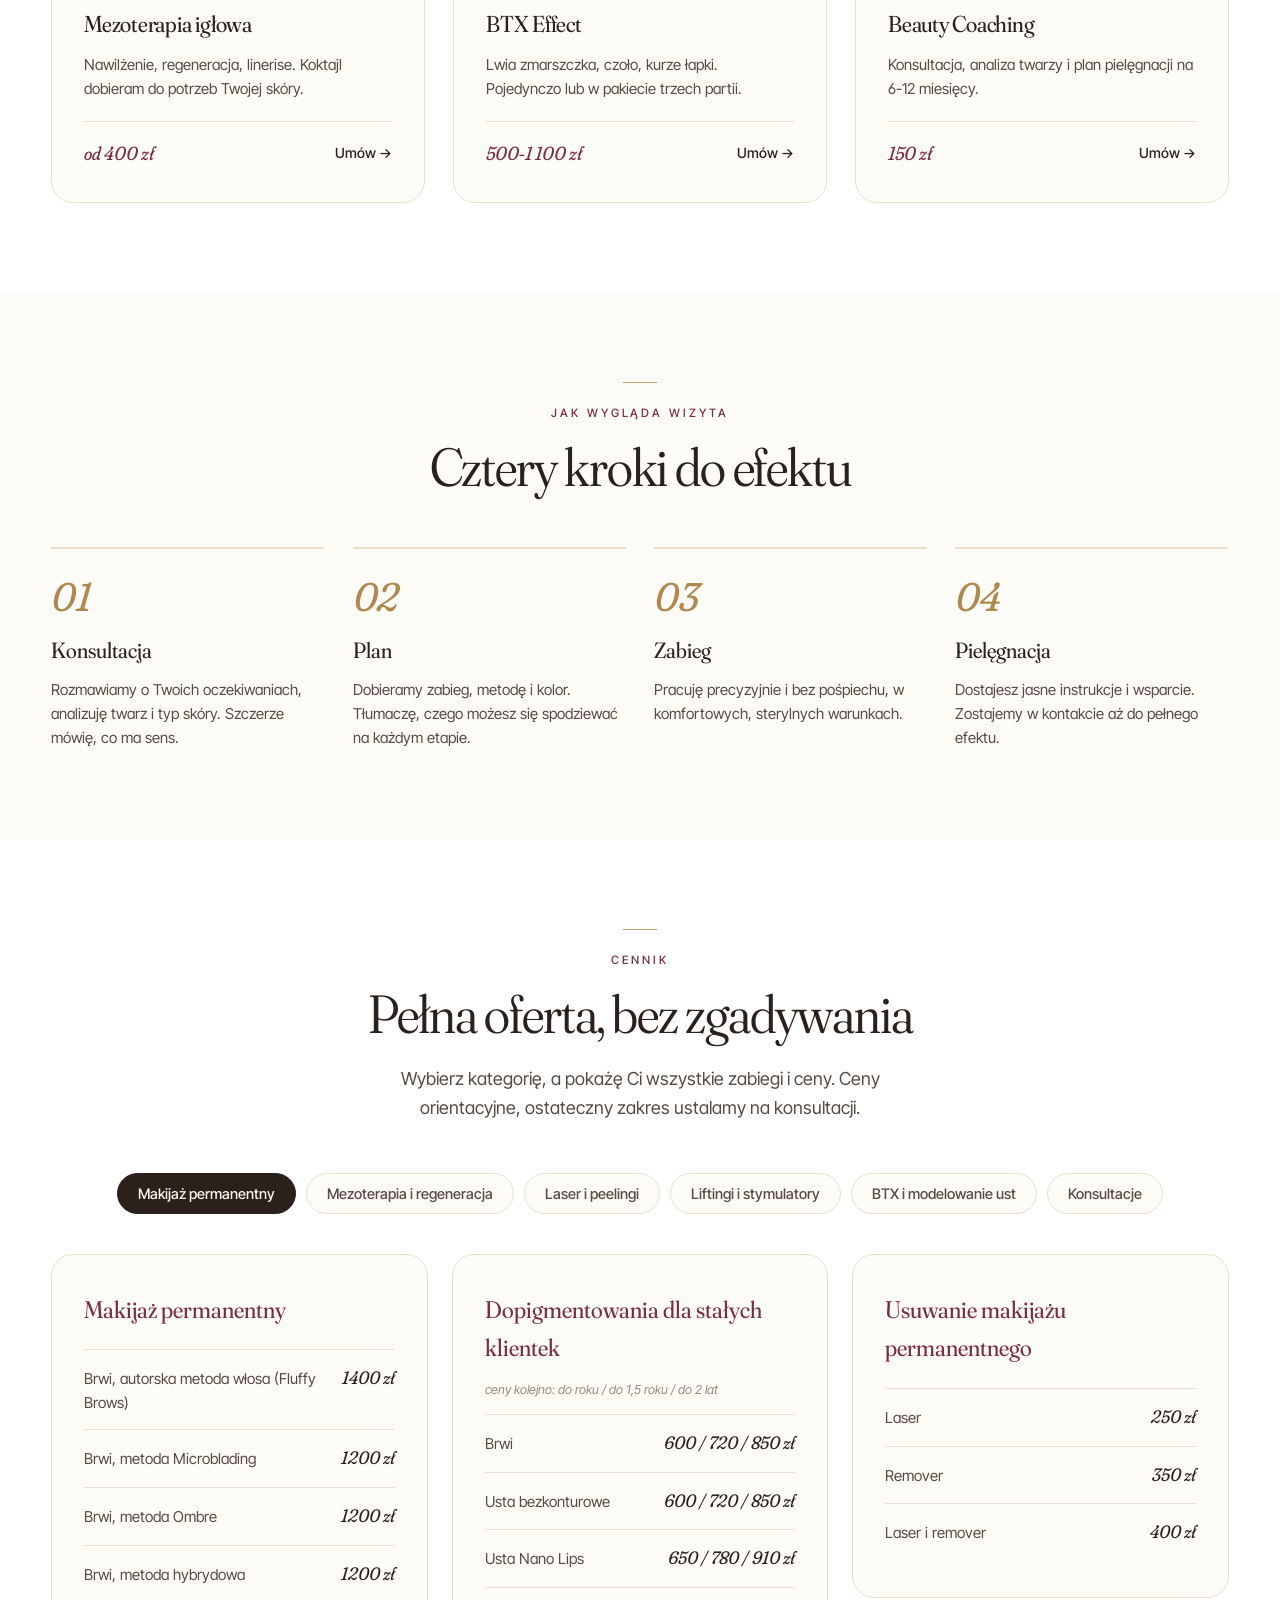
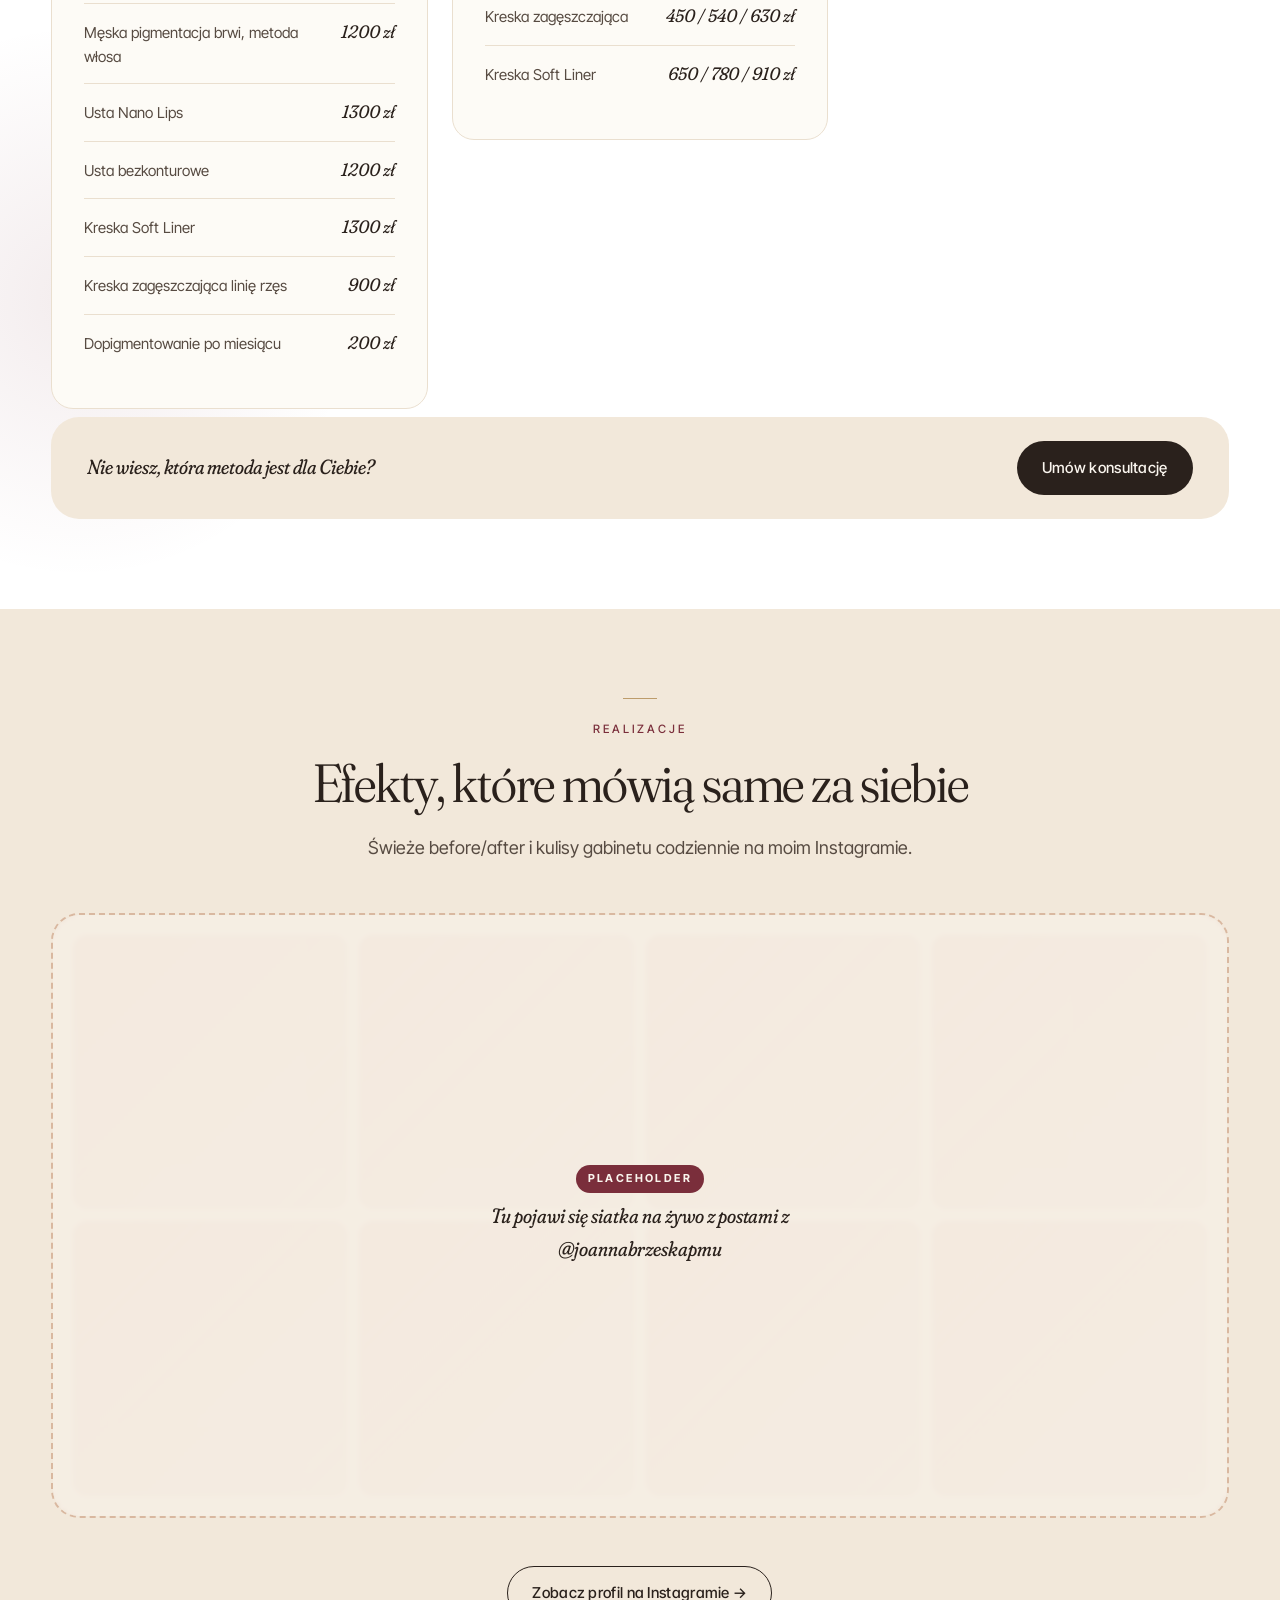
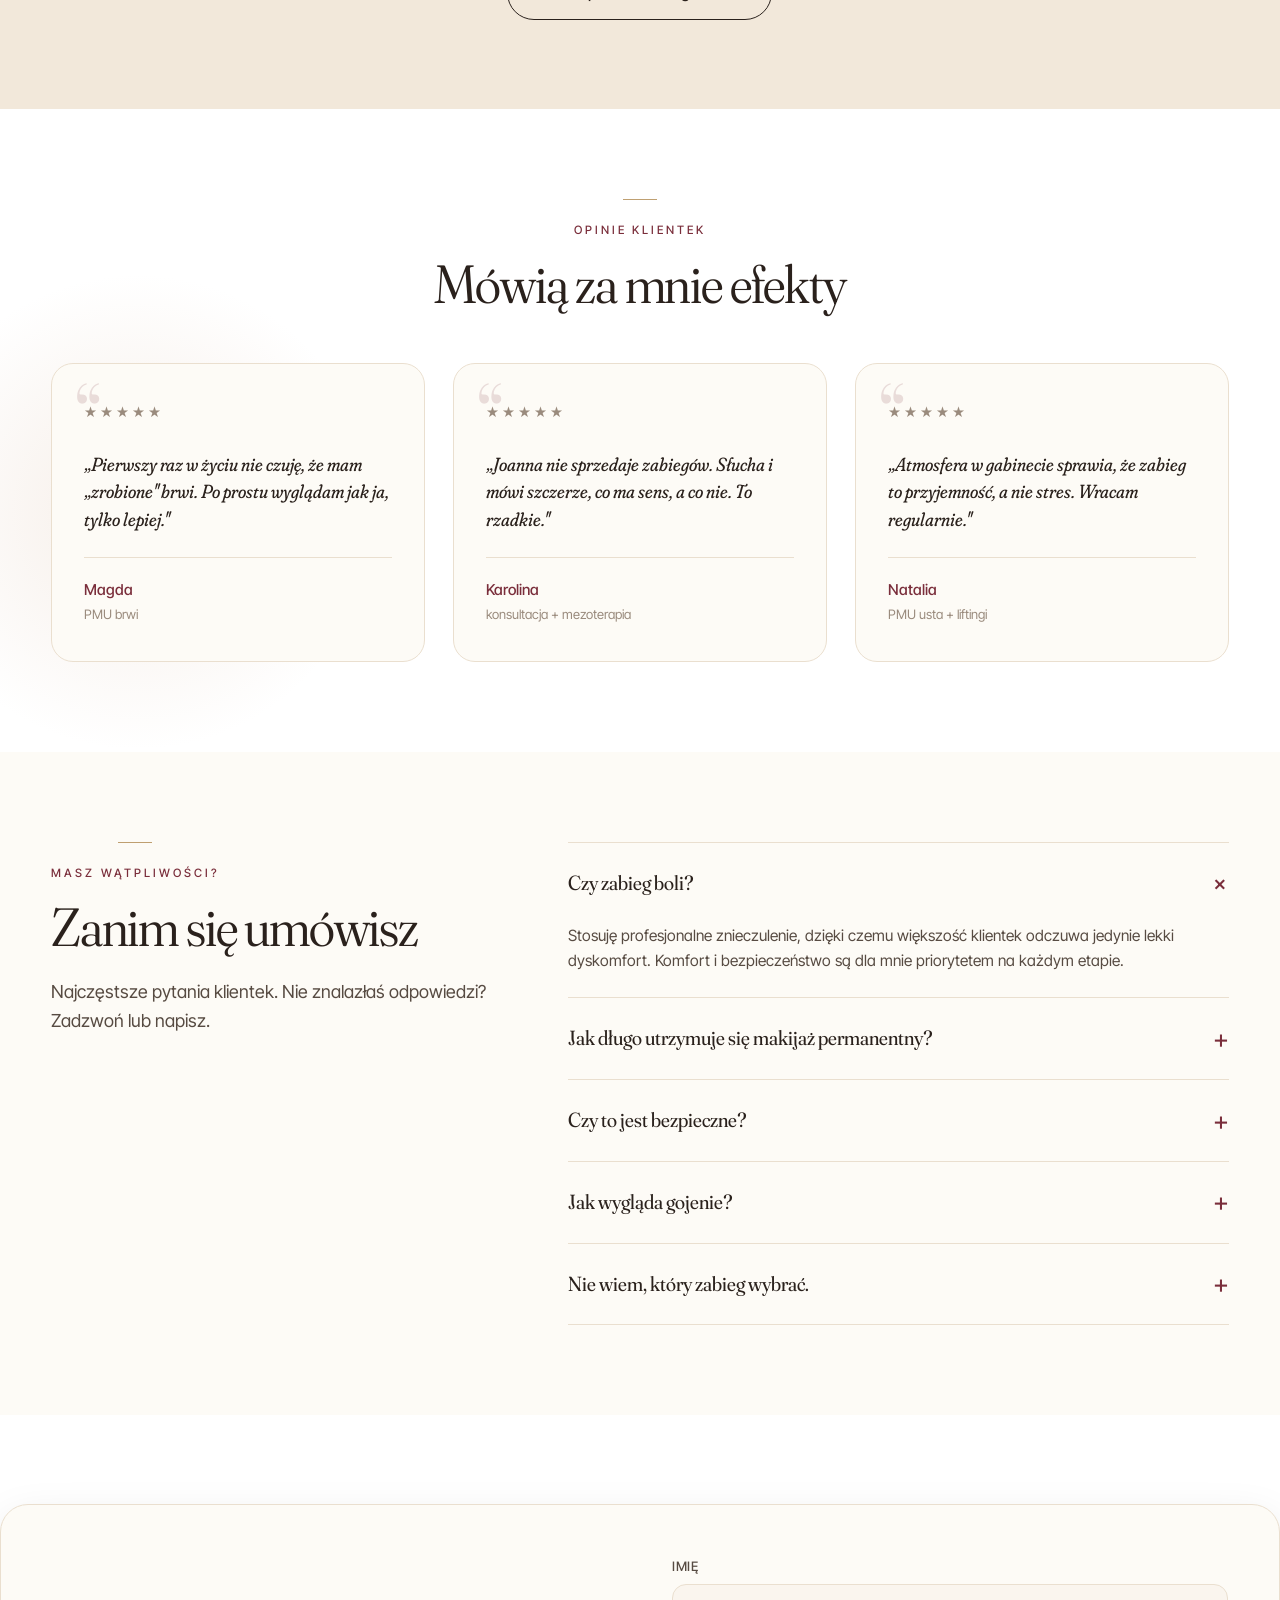
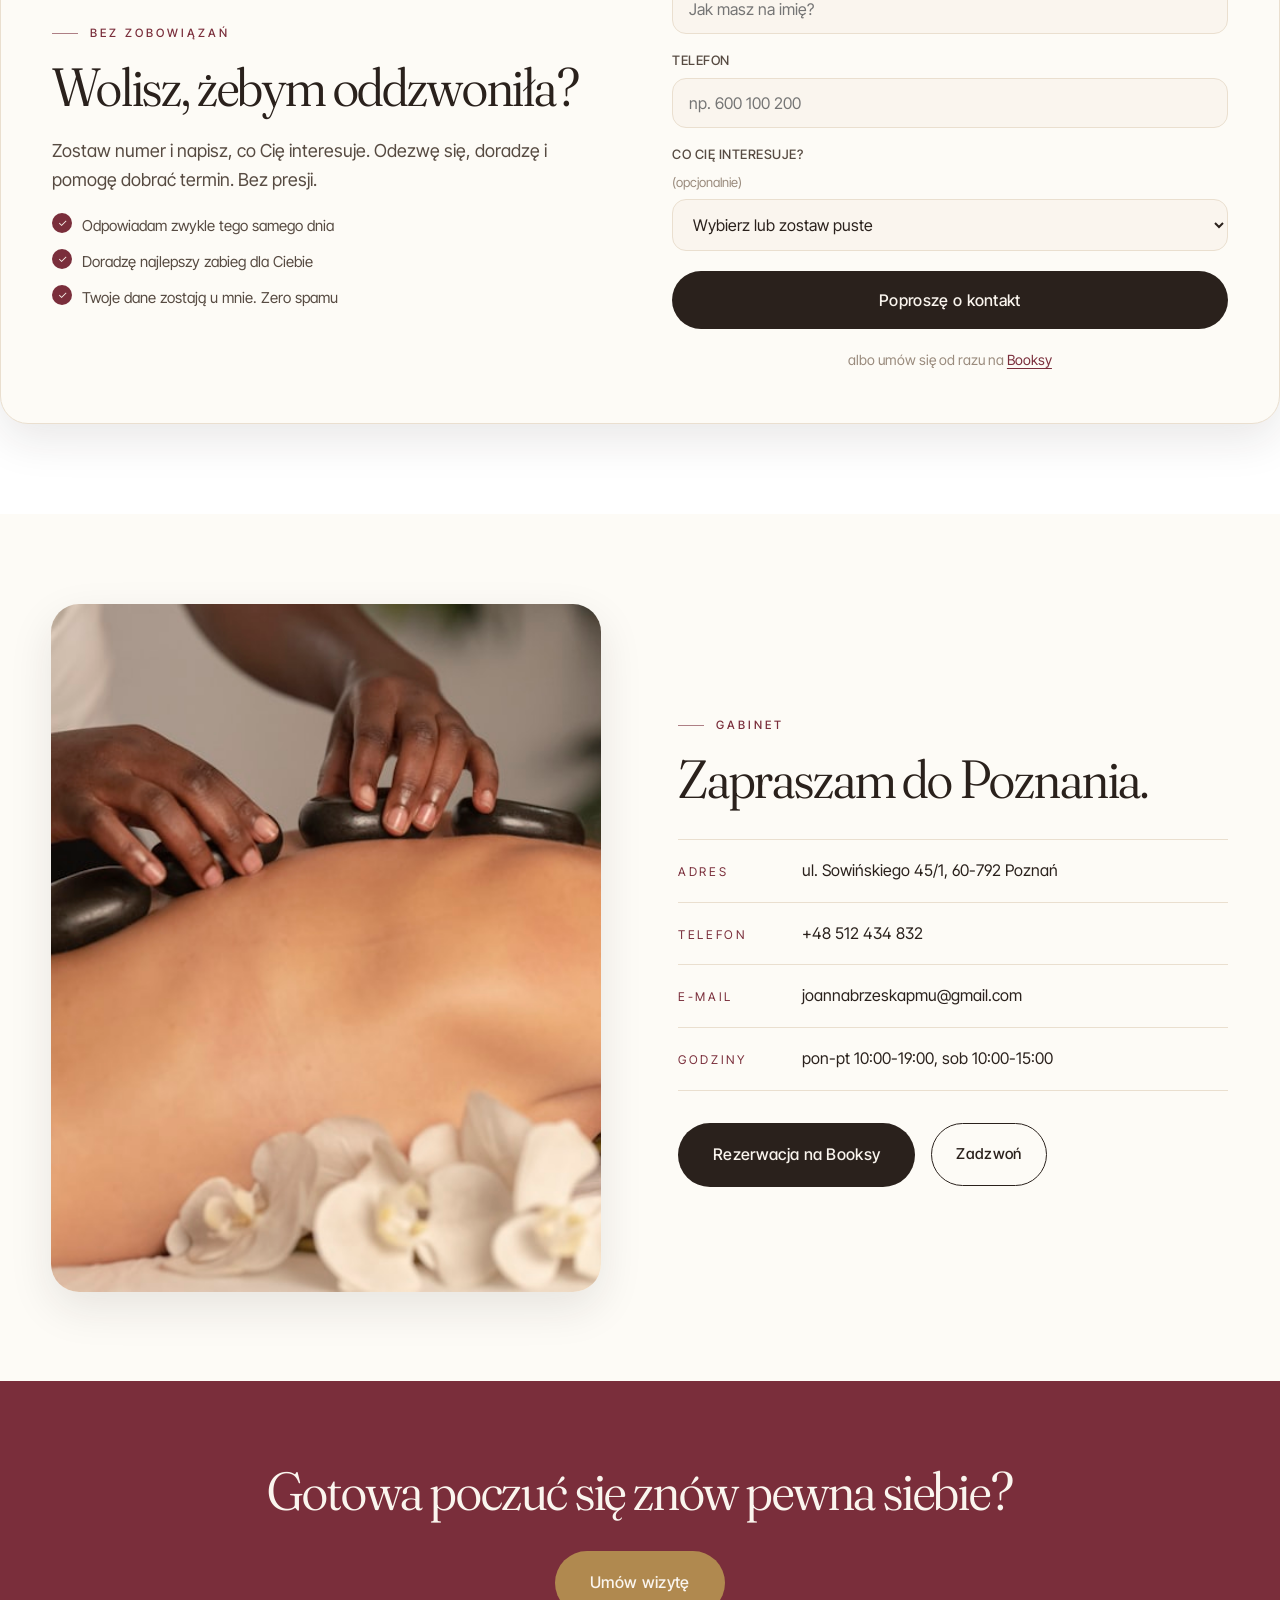
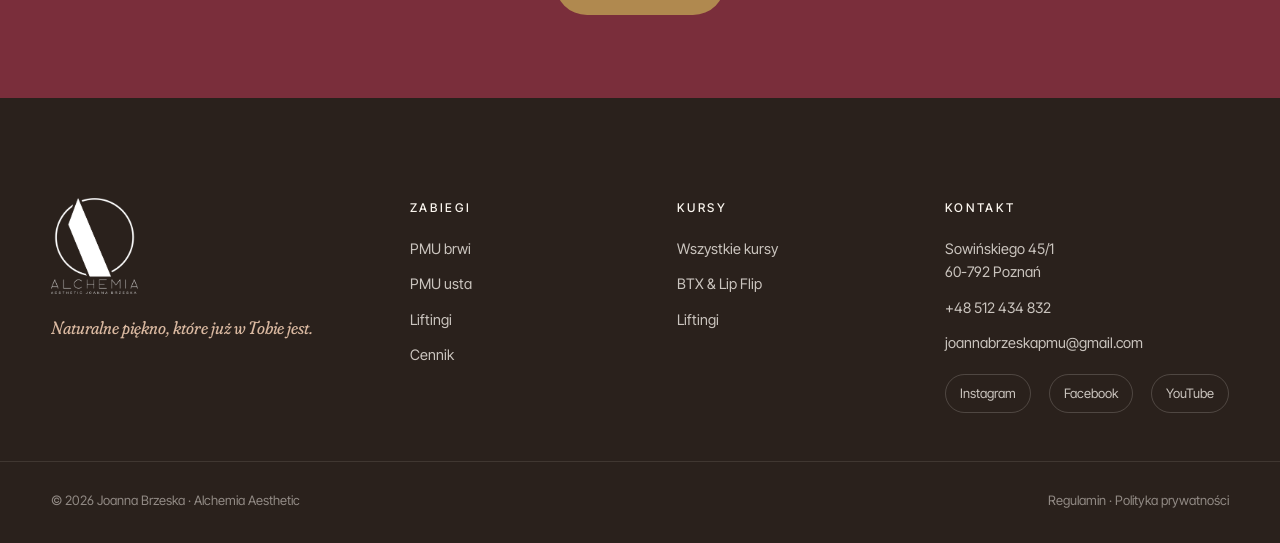
<file: zabiegi.html>
<!doctype html>
<html lang="pl">
<head>
<meta charset="utf-8" />
<meta name="viewport" content="width=device-width, initial-scale=1" />
<title>Zabiegi · Joanna Brzeska · Gabinet w Poznaniu</title>
<meta name="description" content="Makijaż permanentny, mezoterapia, liftingi i BTX w gabinecie Joanny Brzeskiej w Poznaniu. Naturalny efekt, z którym wyjdziesz dumna i pewna siebie. Zarezerwuj wizytę." />
<meta name="theme-color" content="#7A2E3B" />
<link rel="canonical" href="https://joannabrzeska.pl/zabiegi.html" />
<link rel="icon" type="image/png" href="assets/favicon.png" />
<link rel="apple-touch-icon" href="assets/apple-touch-icon.png" />
<meta property="og:type" content="website" />
<meta property="og:locale" content="pl_PL" />
<meta property="og:site_name" content="Alchemia Aesthetic Joanna Brzeska" />
<meta property="og:url" content="https://joannabrzeska.pl/zabiegi.html" />
<meta property="og:title" content="Zabiegi w gabinecie w Poznaniu · Joanna Brzeska" />
<meta property="og:description" content="Makijaż permanentny, mezoterapia, liftingi i BTX. Pełny cennik i rezerwacja online. Naturalny efekt, indywidualne podejście." />
<meta property="og:image" content="https://joannabrzeska.pl/assets/og-default.jpg" />
<meta property="og:image:width" content="1200" />
<meta property="og:image:height" content="630" />
<meta name="twitter:card" content="summary_large_image" />
<meta name="twitter:title" content="Zabiegi w gabinecie w Poznaniu · Joanna Brzeska" />
<meta name="twitter:description" content="Makijaż permanentny, mezoterapia, liftingi i BTX. Pełny cennik i rezerwacja online." />
<meta name="twitter:image" content="https://joannabrzeska.pl/assets/og-default.jpg" />
<!-- TODO kampanie: wklej tu GA4 / Meta Pixel / Google Ads tag -->
<link rel="preconnect" href="https://fonts.googleapis.com">
<link rel="preconnect" href="https://fonts.gstatic.com" crossorigin>
<link href="https://fonts.googleapis.com/css2?family=Fraunces:ital,opsz,wght,SOFT@0,9..144,300..700,0..100;1,9..144,300..700,0..100&family=Inter+Tight:wght@300;400;500;600&display=swap" rel="stylesheet">
<link rel="stylesheet" href="styles.css" />
<!-- Dane strukturalne (geo orientacyjne, oceny dodać po weryfikacji w Booksy/Google) -->
<script type="application/ld+json">
{
  "@context": "https://schema.org",
  "@type": "BeautySalon",
  "name": "Alchemia Aesthetic Joanna Brzeska",
  "image": "https://joannabrzeska.pl/assets/og-default.jpg",
  "url": "https://joannabrzeska.pl/zabiegi.html",
  "telephone": "+48512434832",
  "email": "joannabrzeskapmu@gmail.com",
  "priceRange": "$$",
  "address": {
    "@type": "PostalAddress",
    "streetAddress": "Sowińskiego 45/1",
    "postalCode": "60-792",
    "addressLocality": "Poznań",
    "addressCountry": "PL"
  },
  "geo": { "@type": "GeoCoordinates", "latitude": 52.4290, "longitude": 16.9100 },
  "openingHoursSpecification": [
    { "@type": "OpeningHoursSpecification", "dayOfWeek": ["Monday","Tuesday","Wednesday","Thursday","Friday"], "opens": "10:00", "closes": "19:00" },
    { "@type": "OpeningHoursSpecification", "dayOfWeek": "Saturday", "opens": "10:00", "closes": "15:00" }
  ],
  "sameAs": [
    "https://www.instagram.com/joannabrzeskapmu/",
    "https://www.facebook.com/joannabrzeskapmu/",
    "https://www.youtube.com/@joannabrzeska"
  ]
}
</script>
</head>
<body>

<div class="topbar">
  <div class="container topbar__inner">
    <span>Gabinet Poznań · Sowińskiego 45/1</span>
    <span class="dot">·</span>
    <a href="tel:+48512434832">+48 512 434 832</a>
    <span class="dot">·</span>
    <a href="https://www.instagram.com/joannabrzeskapmu/" target="_blank" rel="noopener">Instagram</a>
  </div>
</div>

<header class="nav" id="nav">
  <div class="container nav__inner">
    <a href="index.html" class="brand" aria-label="Alchemia Aesthetic Joanna Brzeska">
      <img class="brand__logo" src="assets/logo-dark.png" alt="Alchemia Aesthetic Joanna Brzeska" width="951" height="1054" decoding="async" />
    </a>
    <nav class="nav__links" aria-label="Główne">
      <a href="zabiegi.html" class="is-active" aria-current="page">Zabiegi</a>
      <div class="nav__item nav__item--has-menu">
        <a href="kursy.html">Kursy</a>
        <div class="nav__menu">
          <a href="kursy.html">Wszystkie kursy</a>
          <a href="kursy-btx.html">BTX &amp; Lip Flip</a>
          <a href="kursy-lifting.html">Liftingi</a>
        </div>
      </div>
      <a href="index.html#o-mnie">O mnie</a>
    </nav>
    <div class="nav__actions">
      <a href="https://alchemiaaestheticjoannabrzeska.booksy.com" target="_blank" rel="noopener" class="btn btn--primary">Umów wizytę</a>
    </div>
    <button class="nav__burger" aria-label="Menu" aria-expanded="false">
      <span></span><span></span><span></span>
    </button>
  </div>
</header>

<!-- PAGE HERO -->
<section class="page-hero">
  <div class="container page-hero__grid">
    <div class="page-hero__copy reveal">
      <a href="index.html" class="back-link">&larr; Strona główna</a>
      <span class="eyebrow">Gabinet w Poznaniu</span>
      <h1 class="display">Podstawą zawsze <em>naturalny efekt.</em></h1>
      <p class="lede">Makijaż permanentny i medycyna estetyczna w kameralnym gabinecie w Poznaniu. Pracuję indywidualnie, z wyczuciem i bez pośpiechu, żebyś wyszła stąd zadowolona z tego, co widzisz w lustrze.</p>
      <div class="hero__cta">
        <a href="https://alchemiaaestheticjoannabrzeska.booksy.com" target="_blank" rel="noopener" class="btn btn--primary btn--lg">Umów wizytę na Booksy</a>
        <a href="#kontakt-form" class="btn btn--link">Wolisz, żebym oddzwoniła? &rarr;</a>
      </div>
      <!-- OCENY: podmień na realne liczby z Booksy/Google -->
      <div class="rating reveal">
        <span class="rating__stars" aria-hidden="true">★★★★★</span>
        <span class="rating__text"><strong>4,9</strong>/5 &middot; ponad 300 opinii &middot; 1000+ zadowolonych klientek</span>
      </div>
    </div>
    <div class="page-hero__visual reveal">
      <div class="page-hero__img" style="background-image:url('assets/brwi-stack.jpg')"></div>
      <span class="page-hero__tag">Brwi: przed, mapowanie, efekt</span>
    </div>
  </div>
</section>

<!-- OFFER -->
<section class="treatments" id="oferta">
  <div class="container">
    <div class="section-head reveal">
      <span class="eyebrow">Oferta</span>
      <h2 class="display display--md">Najczęściej wybierane zabiegi</h2>
      <p class="lede lede--center">To zabiegi, które wykonuję najczęściej. Pełną ofertę i ceny znajdziesz w cenniku poniżej.</p>
    </div>
    <div class="treatments__grid">
      <article class="treatment-card reveal">
        <div class="treatment-card__body">
          <h3>PMU brwi</h3>
          <p>Microblading, ombre, hybryda lub fluffy brows. Metodę dobieram do Twoich rysów i typu skóry.</p>
          <div class="treatment-card__meta"><span>od 1 200 zł</span><a href="https://alchemiaaestheticjoannabrzeska.booksy.com" target="_blank" rel="noopener">Umów &rarr;</a></div>
        </div>
      </article>
      <article class="treatment-card reveal">
        <div class="treatment-card__body">
          <h3>PMU usta</h3>
          <p>Naturalna pigmentacja z konturem (Nano Lips) lub bezkonturowa (Contourless).</p>
          <div class="treatment-card__meta"><span>1 300 zł</span><a href="https://alchemiaaestheticjoannabrzeska.booksy.com" target="_blank" rel="noopener">Umów &rarr;</a></div>
        </div>
      </article>
      <article class="treatment-card reveal">
        <div class="treatment-card__body">
          <h3>Liftingi autorskie</h3>
          <p>Monaco, Arabski i Slavic. Łączą BTX, kwas hialuronowy, kolagen i peptydy.</p>
          <div class="treatment-card__meta"><span>1 100 zł</span><a href="https://alchemiaaestheticjoannabrzeska.booksy.com" target="_blank" rel="noopener">Umów &rarr;</a></div>
        </div>
      </article>
      <article class="treatment-card reveal">
        <div class="treatment-card__body">
          <h3>Mezoterapia igłowa</h3>
          <p>Nawilżenie, regeneracja, linerise. Koktajl dobieram do potrzeb Twojej skóry.</p>
          <div class="treatment-card__meta"><span>od 400 zł</span><a href="https://alchemiaaestheticjoannabrzeska.booksy.com" target="_blank" rel="noopener">Umów &rarr;</a></div>
        </div>
      </article>
      <article class="treatment-card reveal">
        <div class="treatment-card__body">
          <h3>BTX Effect</h3>
          <p>Lwia zmarszczka, czoło, kurze łapki. Pojedynczo lub w pakiecie trzech partii.</p>
          <div class="treatment-card__meta"><span>500-1 100 zł</span><a href="https://alchemiaaestheticjoannabrzeska.booksy.com" target="_blank" rel="noopener">Umów &rarr;</a></div>
        </div>
      </article>
      <article class="treatment-card reveal">
        <div class="treatment-card__body">
          <h3>Beauty Coaching</h3>
          <p>Konsultacja, analiza twarzy i plan pielęgnacji na 6-12 miesięcy.</p>
          <div class="treatment-card__meta"><span>150 zł</span><a href="https://alchemiaaestheticjoannabrzeska.booksy.com" target="_blank" rel="noopener">Umów &rarr;</a></div>
        </div>
      </article>
    </div>
  </div>
</section>

<!-- PROCESS -->
<section class="process">
  <div class="container">
    <div class="section-head reveal">
      <span class="eyebrow">Jak wygląda wizyta</span>
      <h2 class="display display--md">Cztery kroki do efektu</h2>
    </div>
    <div class="process__grid">
      <div class="step reveal">
        <span class="step__num">01</span>
        <h3>Konsultacja</h3>
        <p>Rozmawiamy o Twoich oczekiwaniach, analizuję twarz i typ skóry. Szczerze mówię, co ma sens.</p>
      </div>
      <div class="step reveal">
        <span class="step__num">02</span>
        <h3>Plan</h3>
        <p>Dobieramy zabieg, metodę i kolor. Tłumaczę, czego możesz się spodziewać na każdym etapie.</p>
      </div>
      <div class="step reveal">
        <span class="step__num">03</span>
        <h3>Zabieg</h3>
        <p>Pracuję precyzyjnie i bez pośpiechu, w komfortowych, sterylnych warunkach.</p>
      </div>
      <div class="step reveal">
        <span class="step__num">04</span>
        <h3>Pielęgnacja</h3>
        <p>Dostajesz jasne instrukcje i wsparcie. Zostajemy w kontakcie aż do pełnego efektu.</p>
      </div>
    </div>
  </div>
</section>

<!-- PRICING (tabbed, full offer) -->
<section class="pricing" id="cennik">
  <div class="container">
    <div class="section-head reveal">
      <span class="eyebrow">Cennik</span>
      <h2 class="display display--md">Pełna oferta, bez zgadywania</h2>
      <p class="lede lede--center">Wybierz kategorię, a pokażę Ci wszystkie zabiegi i ceny. Ceny orientacyjne, ostateczny zakres ustalamy na konsultacji.</p>
    </div>

    <div class="pricetabs reveal">
      <div class="pricetabs__nav" role="tablist" aria-label="Kategorie cennika">
        <button class="pricetab is-active" data-tab="pmu" role="tab" aria-selected="true">Makijaż permanentny</button>
        <button class="pricetab" data-tab="mezo" role="tab" aria-selected="false">Mezoterapia i regeneracja</button>
        <button class="pricetab" data-tab="laser" role="tab" aria-selected="false">Laser i peelingi</button>
        <button class="pricetab" data-tab="lifting" role="tab" aria-selected="false">Liftingi i stymulatory</button>
        <button class="pricetab" data-tab="btx" role="tab" aria-selected="false">BTX i modelowanie ust</button>
        <button class="pricetab" data-tab="konsultacje" role="tab" aria-selected="false">Konsultacje</button>
      </div>

      <!-- PMU -->
      <div class="pricepanel is-active" data-panel="pmu">
        <div class="pricepanel__grid">
          <div class="price-group">
            <h3>Makijaż permanentny</h3>
            <ul>
              <li><span>Brwi, autorska metoda włosa (Fluffy Brows)</span><b>1400 zł</b></li>
              <li><span>Brwi, metoda Microblading</span><b>1200 zł</b></li>
              <li><span>Brwi, metoda Ombre</span><b>1200 zł</b></li>
              <li><span>Brwi, metoda hybrydowa</span><b>1200 zł</b></li>
              <li><span>Męska pigmentacja brwi, metoda włosa</span><b>1200 zł</b></li>
              <li><span>Usta Nano Lips</span><b>1300 zł</b></li>
              <li><span>Usta bezkonturowe</span><b>1200 zł</b></li>
              <li><span>Kreska Soft Liner</span><b>1300 zł</b></li>
              <li><span>Kreska zagęszczająca linię rzęs</span><b>900 zł</b></li>
              <li><span>Dopigmentowanie po miesiącu</span><b>200 zł</b></li>
            </ul>
          </div>
          <div class="price-group">
            <h3>Dopigmentowania dla stałych klientek</h3>
            <p class="price-group__note">ceny kolejno: do roku / do 1,5 roku / do 2 lat</p>
            <ul>
              <li><span>Brwi</span><b>600 / 720 / 850 zł</b></li>
              <li><span>Usta bezkonturowe</span><b>600 / 720 / 850 zł</b></li>
              <li><span>Usta Nano Lips</span><b>650 / 780 / 910 zł</b></li>
              <li><span>Kreska zagęszczająca</span><b>450 / 540 / 630 zł</b></li>
              <li><span>Kreska Soft Liner</span><b>650 / 780 / 910 zł</b></li>
            </ul>
          </div>
          <div class="price-group">
            <h3>Usuwanie makijażu permanentnego</h3>
            <ul>
              <li><span>Laser</span><b>250 zł</b></li>
              <li><span>Remover</span><b>350 zł</b></li>
              <li><span>Laser i remover</span><b>400 zł</b></li>
            </ul>
          </div>
        </div>
        <div class="pricepanel__cta">
          <span>Nie wiesz, która metoda jest dla Ciebie?</span>
          <a href="https://alchemiaaestheticjoannabrzeska.booksy.com" target="_blank" rel="noopener" class="btn btn--primary">Umów konsultację</a>
        </div>
      </div>

      <!-- MEZOTERAPIA -->
      <div class="pricepanel" data-panel="mezo" hidden>
        <div class="pricepanel__grid">
          <div class="price-group">
            <h3>Dermapen 4.0, mezoterapia frakcyjna</h3>
            <ul>
              <li><span>Twarz, szyja, dekolt, skóra głowy, dłonie</span><b>1200 zł</b></li>
              <li><span>Twarz, szyja, dekolt</span><b>900 zł</b></li>
              <li><span>Terapia blizny</span><b>od 400 zł</b></li>
            </ul>
          </div>
          <div class="price-group">
            <h3>Mezoterapia igłowa, terapia kolagenowa</h3>
            <ul>
              <li><span>Linerise, twarz i szyja</span><b>1100 zł</b></li>
              <li><span>Nithya, twarz i szyja</span><b>700 zł</b></li>
            </ul>
          </div>
          <div class="price-group">
            <h3>Mezoterapia igłowa, regeneracja</h3>
            <ul>
              <li><span>Twarz</span><b>400 zł</b></li>
              <li><span>Twarz i szyja</span><b>450 zł</b></li>
              <li><span>Twarz, szyja, dekolt</span><b>550 zł</b></li>
              <li><span>Dłonie</span><b>od 300 zł</b></li>
              <li><span>Okolica oczu</span><b>od 300 zł</b></li>
            </ul>
          </div>
          <div class="price-group">
            <h3>Mezoterapia igłowa, nawilżenie</h3>
            <ul>
              <li><span>Twarz</span><b>600 zł</b></li>
              <li><span>Twarz i szyja</span><b>700 zł</b></li>
              <li><span>Twarz, szyja, dekolt</span><b>800 zł</b></li>
            </ul>
          </div>
          <div class="price-group">
            <h3>EstGen i Dermapen</h3>
            <ul>
              <li><span>Terapia stanu zapalnego (AZS, egzema, trądzik)</span><b>450 zł</b></li>
              <li><span>Twarz</span><b>450 zł</b></li>
              <li><span>Twarz i szyja</span><b>500 zł</b></li>
              <li><span>Twarz, szyja, dekolt</span><b>550 zł</b></li>
            </ul>
          </div>
          <div class="price-group">
            <h3>Egzosomy i Dermapen</h3>
            <ul>
              <li><span>Twarz</span><b>600 zł</b></li>
              <li><span>Twarz i szyja</span><b>650 zł</b></li>
              <li><span>Twarz, szyja, dekolt</span><b>700 zł</b></li>
            </ul>
          </div>
          <div class="price-group">
            <h3>Tropokolagen Guna</h3>
            <ul>
              <li><span>Twarz</span><b>450 zł</b></li>
              <li><span>Twarz i szyja</span><b>550 zł</b></li>
              <li><span>Twarz, szyja, dekolt</span><b>650 zł</b></li>
              <li><span>Okolica oczu</span><b>350 zł</b></li>
            </ul>
          </div>
          <div class="price-group">
            <h3>Biorewitalizatory</h3>
            <ul>
              <li><span>Venome H2O</span><b>600 zł</b></li>
              <li><span>Ejal40</span><b>600 zł</b></li>
              <li><span>Sunekos Performa</span><b>1100 zł</b></li>
            </ul>
          </div>
        </div>
        <div class="pricepanel__cta">
          <span>Dobiorę terapię do kondycji Twojej skóry.</span>
          <a href="https://alchemiaaestheticjoannabrzeska.booksy.com" target="_blank" rel="noopener" class="btn btn--primary">Umów konsultację</a>
        </div>
      </div>

      <!-- LASER I PEELINGI -->
      <div class="pricepanel" data-panel="laser" hidden>
        <div class="pricepanel__grid">
          <div class="price-group">
            <h3>DSE Laser frakcyjny CO2</h3>
            <ul>
              <li><span>Twarz i szyja</span><b>1300 zł</b></li>
              <li><span>Twarz, szyja, dekolt</span><b>1500 zł</b></li>
              <li><span>Twarz, szyja, dekolt, dłonie</span><b>1600 zł</b></li>
              <li><span>Okolica oczu</span><b>400 zł</b></li>
              <li><span>Dłonie</span><b>400 zł</b></li>
              <li><span>Dłonie i przedramiona</span><b>500 zł</b></li>
              <li><span>Blizna</span><b>od 400 zł</b></li>
            </ul>
          </div>
          <div class="price-group">
            <h3>PCA Skin, peelingi chemiczne</h3>
            <ul>
              <li><span>PCA Glow Peel</span><b>400 zł</b></li>
              <li><span>PCA Balance Peel</span><b>450 zł</b></li>
              <li><span>PCA Renewal Peel</span><b>500 zł</b></li>
            </ul>
          </div>
          <div class="price-group">
            <h3>Transformacja skóry BioRePeel</h3>
            <ul>
              <li><span>Peeling chemiczny</span><b>400 zł</b></li>
              <li><span>Dr.pen i peeling chemiczny</span><b>600 zł</b></li>
              <li><span>Seria 3 zabiegów dr.pen</span><b>1300 zł</b></li>
            </ul>
          </div>
          <div class="price-group">
            <h3>OxyBubble, oczyszczanie i nawilżenie</h3>
            <ul>
              <li><span>Twarz, szyja, dekolt</span><b>400 zł</b></li>
            </ul>
          </div>
          <div class="price-group">
            <h3>Terapia blizn i rozstępów</h3>
            <ul>
              <li><span>Rozstępy, laser frakcyjny</span><b>od 500 zł</b></li>
              <li><span>Rozstępy, mikronakłuwanie / dermapen</span><b>od 400 zł</b></li>
              <li><span>Blizna, laser frakcyjny</span><b>od 400 zł</b></li>
              <li><span>Blizna, mikronakłuwanie / dermapen</span><b>od 300 zł</b></li>
            </ul>
          </div>
        </div>
        <div class="pricepanel__cta">
          <span>Gładsza, odświeżona skóra zaczyna się od konsultacji.</span>
          <a href="https://alchemiaaestheticjoannabrzeska.booksy.com" target="_blank" rel="noopener" class="btn btn--primary">Umów konsultację</a>
        </div>
      </div>

      <!-- LIFTINGI I STYMULATORY -->
      <div class="pricepanel" data-panel="lifting" hidden>
        <div class="pricepanel__grid">
          <div class="price-group">
            <h3>Liftingi autorskie</h3>
            <p class="price-group__note">ceny: twarz, szyja, dekolt / sama twarz</p>
            <ul>
              <li><span>Lifting Arabski</span><b>1100 / 700 zł</b></li>
              <li><span>Lifting Monaco</span><b>1100 / 700 zł</b></li>
              <li><span>Slavic Lifting</span><b>1100 / 700 zł</b></li>
            </ul>
          </div>
          <div class="price-group">
            <h3>Stymulatory tkankowe</h3>
            <ul>
              <li><span>Karisma</span><b>1200 zł</b></li>
              <li><span>Sunekos 200</span><b>800 zł</b></li>
              <li><span>Sunekos 1200</span><b>1200 zł</b></li>
              <li><span>Nucleofill strong</span><b>1200 zł</b></li>
              <li><span>Nucleolift Maeselle</span><b>700 zł</b></li>
              <li><span>Jalupro Super Hydro</span><b>1000 zł</b></li>
              <li><span>Hiamino Care 50</span><b>900 zł</b></li>
              <li><span>Monoderma</span><b>800 zł</b></li>
              <li><span>Revok 50</span><b>800 zł</b></li>
              <li><span>Sisthaema Hevo+T</span><b>1200 zł</b></li>
              <li><span>Dives Trehfill</span><b>1200 zł</b></li>
            </ul>
          </div>
          <div class="price-group">
            <h3>Full Face 360, efekt młodszej twarzy</h3>
            <ul>
              <li><span>Smile Lift, okolica ust i uśmiechu</span><b>1100 zł</b></li>
              <li><span>Contour Lift, kontur twarzy</span><b>1400 zł</b></li>
              <li><span>Soft Eye Lift, okolica oczu</span><b>800 zł</b></li>
              <li><span>Eye Lift Therapy, lifting brwi</span><b>1100 zł</b></li>
              <li><span>Lifting Nefretete, linie szyi</span><b>800 zł</b></li>
              <li><span>Full Face 360 Rejuvenation</span><b>od 1800 zł</b></li>
            </ul>
          </div>
          <div class="price-group">
            <h3>Stymulacja okolicy oczu</h3>
            <ul>
              <li><span>Vitaran</span><b>700 zł</b></li>
              <li><span>Twac Eyes</span><b>700 zł</b></li>
              <li><span>Illuma Luna</span><b>700 zł</b></li>
              <li><span>Electri Hyalual</span><b>700 zł</b></li>
              <li><span>Sunekos 200</span><b>800 zł</b></li>
              <li><span>Nucleofill soft eyes</span><b>900 zł</b></li>
            </ul>
          </div>
        </div>
        <div class="pricepanel__cta">
          <span>Naturalny lifting bez skalpela. Sprawdźmy, co da najlepszy efekt.</span>
          <a href="https://alchemiaaestheticjoannabrzeska.booksy.com" target="_blank" rel="noopener" class="btn btn--primary">Umów konsultację</a>
        </div>
      </div>

      <!-- BTX I MODELOWANIE -->
      <div class="pricepanel" data-panel="btx" hidden>
        <div class="pricepanel__grid">
          <div class="price-group">
            <h3>BTX Effect</h3>
            <ul>
              <li><span>1 partia (lwia zmarszczka, czoło lub kurze łapki)</span><b>500 zł</b></li>
              <li><span>2 partie</span><b>800 zł</b></li>
              <li><span>3 partie (lwia, czoło, kurze łapki)</span><b>1100 zł</b></li>
              <li><span>Bunny lines</span><b>300 zł</b></li>
              <li><span>Uśmiech dziąsłowy</span><b>500 zł</b></li>
              <li><span>Zmarszczki palacza</span><b>350 zł</b></li>
              <li><span>Baby eyes / Brow Lift</span><b>500 zł</b></li>
              <li><span>Fox eyes</span><b>500 zł</b></li>
              <li><span>Lip flip</span><b>400 zł</b></li>
              <li><span>Bruksizm</span><b>800 zł</b></li>
              <li><span>Szyja Afrodyty (Platyzma)</span><b>1000 zł</b></li>
              <li><span>Nadpotliwość (stóp, dłoni, pach)</span><b>1200 zł</b></li>
            </ul>
          </div>
          <div class="price-group">
            <h3>Modelowanie ust</h3>
            <ul>
              <li><span>Nawilżanie 0,5 ml, Soft Lips</span><b>650 zł</b></li>
              <li><span>Modelowanie 1 ml, Full Lips</span><b>850 zł</b></li>
              <li><span>Juvederm Ultra Smile 0,55 ml</span><b>850 zł</b></li>
              <li><span>Usta rzeźbione na płasko</span><b>950 zł</b></li>
              <li><span>Lip Flip</span><b>400 zł</b></li>
            </ul>
          </div>
          <div class="price-group">
            <h3>Lipoliza</h3>
            <ul>
              <li><span>Lipoliza podbródka i V-Lift</span><b>350 zł</b></li>
            </ul>
          </div>
        </div>
        <div class="pricepanel__cta">
          <span>Subtelnie i z wyczuciem, dla naturalnego efektu.</span>
          <a href="https://alchemiaaestheticjoannabrzeska.booksy.com" target="_blank" rel="noopener" class="btn btn--primary">Umów konsultację</a>
        </div>
      </div>

      <!-- KONSULTACJE -->
      <div class="pricepanel" data-panel="konsultacje" hidden>
        <div class="pricepanel__grid pricepanel__grid--narrow">
          <div class="price-group">
            <h3>Beauty Coaching</h3>
            <ul>
              <li><span>Holistyczna konsultacja i Beauty Plan (ebook)</span><b>350 zł</b></li>
              <li><span>Multispektralna analiza skóry, konsultacja i Beauty Plan</span><b>500 zł</b></li>
            </ul>
          </div>
          <div class="price-group">
            <h3>Konsultacje</h3>
            <ul>
              <li><span>Indywidualna konsultacja przedzabiegowa</span><b>150 zł</b></li>
              <li><span>Konsultacja online</span><b>150 zł</b></li>
            </ul>
          </div>
        </div>
        <div class="pricepanel__cta">
          <span>Najlepszy plan zaczyna się od rozmowy.</span>
          <a href="https://alchemiaaestheticjoannabrzeska.booksy.com" target="_blank" rel="noopener" class="btn btn--primary">Umów konsultację</a>
        </div>
      </div>
    </div>
  </div>
</section>

<!-- REALIZACJE: placeholder pod embed Instagrama -->
<section class="instagram" id="instagram">
  <div class="container">
    <div class="section-head reveal">
      <span class="eyebrow">Realizacje</span>
      <h2 class="display display--md">Efekty, które mówią same za siebie</h2>
      <p class="lede lede--center">Świeże before/after i kulisy gabinetu codziennie na moim Instagramie.</p>
    </div>
    <div class="ig-placeholder reveal" role="img" aria-label="Miejsce na siatkę postów z Instagrama">
      <div class="ig-placeholder__grid" aria-hidden="true">
        <span></span><span></span><span></span><span></span>
        <span></span><span></span><span></span><span></span>
      </div>
      <div class="ig-placeholder__label">
        <strong>Placeholder</strong>
        <span>Tu pojawi się siatka na żywo z postami z @joannabrzeskapmu</span>
      </div>
    </div>
    <div class="instagram__cta reveal">
      <a href="https://www.instagram.com/joannabrzeskapmu/" target="_blank" rel="noopener" class="btn btn--ghost">Zobacz profil na Instagramie &rarr;</a>
    </div>
  </div>
</section>

<!-- TESTIMONIALS -->
<section class="testimonials">
  <div class="container">
    <div class="section-head reveal">
      <span class="eyebrow">Opinie klientek</span>
      <h2 class="display display--md">Mówią za mnie efekty</h2>
    </div>
    <div class="testimonials__grid">
      <blockquote class="testi reveal">
        <span class="testi__stars" aria-hidden="true">★★★★★</span>
        <p>„Pierwszy raz w życiu nie czuję, że mam &bdquo;zrobione" brwi. Po prostu wyglądam jak ja, tylko lepiej."</p>
        <footer><strong>Magda</strong><span>PMU brwi</span></footer>
      </blockquote>
      <blockquote class="testi reveal">
        <span class="testi__stars" aria-hidden="true">★★★★★</span>
        <p>„Joanna nie sprzedaje zabiegów. Słucha i mówi szczerze, co ma sens, a co nie. To rzadkie."</p>
        <footer><strong>Karolina</strong><span>konsultacja + mezoterapia</span></footer>
      </blockquote>
      <blockquote class="testi reveal">
        <span class="testi__stars" aria-hidden="true">★★★★★</span>
        <p>„Atmosfera w gabinecie sprawia, że zabieg to przyjemność, a nie stres. Wracam regularnie."</p>
        <footer><strong>Natalia</strong><span>PMU usta + liftingi</span></footer>
      </blockquote>
    </div>
  </div>
</section>

<!-- FAQ (objection handling) -->
<section class="faq faq--light" id="faq">
  <div class="container faq__inner">
    <div class="section-head section-head--left reveal">
      <span class="eyebrow">Masz wątpliwości?</span>
      <h2 class="display display--md">Zanim się umówisz</h2>
      <p class="lede">Najczęstsze pytania klientek. Nie znalazłaś odpowiedzi? Zadzwoń lub napisz.</p>
    </div>
    <div class="faq__list reveal">
      <details class="faq__item" open>
        <summary>Czy zabieg boli?</summary>
        <p>Stosuję profesjonalne znieczulenie, dzięki czemu większość klientek odczuwa jedynie lekki dyskomfort. Komfort i bezpieczeństwo są dla mnie priorytetem na każdym etapie.</p>
      </details>
      <details class="faq__item">
        <summary>Jak długo utrzymuje się makijaż permanentny?</summary>
        <p>Efekt utrzymuje się zwykle od 1 do 3 lat, zależnie od metody, typu skóry i pielęgnacji. Na konsultacji dobieramy rozwiązanie dopasowane do Ciebie i ustalamy termin odświeżenia.</p>
      </details>
      <details class="faq__item">
        <summary>Czy to jest bezpieczne?</summary>
        <p>Pracuję wyłącznie na sterylnych, jednorazowych materiałach i certyfikowanych preparatach. Mam 13 lat praktyki i tytuł trenerski. Twoje bezpieczeństwo jest dla mnie najważniejsze.</p>
      </details>
      <details class="faq__item">
        <summary>Jak wygląda gojenie?</summary>
        <p>Po zabiegu dostajesz jasne instrukcje pielęgnacyjne i moje wsparcie. Pełny, docelowy efekt widać zwykle po ok. 4-6 tygodniach, po wygojeniu.</p>
      </details>
      <details class="faq__item">
        <summary>Nie wiem, który zabieg wybrać.</summary>
        <p>To naturalne, dlatego zaczynamy od konsultacji. Przeanalizuję Twoją twarz i potrzeby, a potem zaproponuję plan. Bez presji, bez sprzedawania na siłę.</p>
      </details>
    </div>
  </div>
</section>

<!-- CALLBACK FORM (low-friction lead capture) -->
<section class="callback" id="kontakt-form">
  <div class="container callback__inner reveal">
    <div class="callback__copy">
      <span class="eyebrow">Bez zobowiązań</span>
      <h2 class="display display--md">Wolisz, żebym oddzwoniła?</h2>
      <p class="lede">Zostaw numer i napisz, co Cię interesuje. Odezwę się, doradzę i pomogę dobrać termin. Bez presji.</p>
      <ul class="callback__perks">
        <li>Odpowiadam zwykle tego samego dnia</li>
        <li>Doradzę najlepszy zabieg dla Ciebie</li>
        <li>Twoje dane zostają u mnie. Zero spamu</li>
      </ul>
    </div>
    <form class="callback__form" onsubmit="event.preventDefault(); this.reset(); this.querySelector('.callback__done').hidden=false;">
      <label>Imię
        <input type="text" name="name" placeholder="Jak masz na imię?" required />
      </label>
      <label>Telefon
        <input type="tel" name="phone" placeholder="np. 600 100 200" required />
      </label>
      <label>Co Cię interesuje? <span class="callback__opt">(opcjonalnie)</span>
        <select name="treatment">
          <option value="">Wybierz lub zostaw puste</option>
          <option>PMU brwi</option>
          <option>PMU usta</option>
          <option>Lifting / mezoterapia</option>
          <option>BTX</option>
          <option>Konsultacja / nie wiem jeszcze</option>
        </select>
      </label>
      <button type="submit" class="btn btn--primary btn--lg">Poproszę o kontakt</button>
      <p class="callback__done" hidden>Dziękuję! Odezwę się najszybciej, jak to możliwe. 🤍</p>
      <p class="callback__alt">albo umów się od razu na <a href="https://alchemiaaestheticjoannabrzeska.booksy.com" target="_blank" rel="noopener">Booksy</a></p>
    </form>
  </div>
</section>

<!-- STUDIO / CTA -->
<section class="studio" id="kontakt">
  <div class="container studio__grid">
    <div class="studio__visual reveal">
      <div class="studio__img" style="background-image:url('assets/studio.jpg')"></div>
    </div>
    <div class="studio__copy reveal">
      <span class="eyebrow">Gabinet</span>
      <h2 class="display display--md">Zapraszam do Poznania.</h2>
      <ul class="studio__info">
        <li><span>Adres</span>ul. Sowińskiego 45/1, 60-792 Poznań</li>
        <li><span>Telefon</span><a href="tel:+48512434832">+48 512 434 832</a></li>
        <li><span>E-mail</span><a href="mailto:joannabrzeskapmu@gmail.com">joannabrzeskapmu@gmail.com</a></li>
        <li><span>Godziny</span>pon-pt 10:00-19:00, sob 10:00-15:00</li>
      </ul>
      <div class="studio__cta">
        <a href="https://alchemiaaestheticjoannabrzeska.booksy.com" target="_blank" rel="noopener" class="btn btn--primary btn--lg">Rezerwacja na Booksy</a>
        <a href="tel:+48512434832" class="btn btn--ghost">Zadzwoń</a>
      </div>
    </div>
  </div>
</section>

<!-- CTA BAND -->
<section class="cta-band reveal">
  <div class="container">
    <h2 class="display display--md display--light">Gotowa poczuć się znów pewna siebie?</h2>
    <a href="https://alchemiaaestheticjoannabrzeska.booksy.com" target="_blank" rel="noopener" class="btn btn--gold btn--lg">Umów wizytę</a>
  </div>
</section>

<!-- STICKY MOBILE CTA -->
<div class="mobile-cta" aria-label="Szybkie akcje">
  <a href="https://alchemiaaestheticjoannabrzeska.booksy.com" target="_blank" rel="noopener" class="btn btn--primary">Umów wizytę</a>
  <a href="tel:+48512434832" class="btn btn--ghost">Zadzwoń</a>
</div>

<footer class="footer">
  <div class="container footer__grid">
    <div class="footer__brand">
      <img class="brand__logo brand__logo--footer" src="assets/logo-white.png" alt="Alchemia Aesthetic Joanna Brzeska" width="951" height="1054" loading="lazy" decoding="async" />
      <p>Naturalne piękno, które już w&nbsp;Tobie jest.</p>
    </div>
    <div>
      <h4>Zabiegi</h4>
      <ul>
        <li><a href="zabiegi.html#oferta">PMU brwi</a></li>
        <li><a href="zabiegi.html#oferta">PMU usta</a></li>
        <li><a href="zabiegi.html#oferta">Liftingi</a></li>
        <li><a href="zabiegi.html#cennik">Cennik</a></li>
      </ul>
    </div>
    <div>
      <h4>Kursy</h4>
      <ul>
        <li><a href="kursy.html">Wszystkie kursy</a></li>
        <li><a href="kursy-btx.html">BTX &amp; Lip Flip</a></li>
        <li><a href="kursy-lifting.html">Liftingi</a></li>
      </ul>
    </div>
    <div>
      <h4>Kontakt</h4>
      <ul>
        <li>Sowińskiego 45/1<br/>60-792 Poznań</li>
        <li><a href="tel:+48512434832">+48 512 434 832</a></li>
        <li><a href="mailto:joannabrzeskapmu@gmail.com">joannabrzeskapmu@gmail.com</a></li>
      </ul>
      <div class="footer__social">
        <a href="https://www.instagram.com/joannabrzeskapmu/" target="_blank" rel="noopener">Instagram</a>
        <a href="https://www.facebook.com/joannabrzeskapmu/" target="_blank" rel="noopener">Facebook</a>
        <a href="https://www.youtube.com/@joannabrzeska" target="_blank" rel="noopener">YouTube</a>
      </div>
    </div>
  </div>
  <div class="container footer__bottom">
    <span>&copy; 2026 Joanna Brzeska · Alchemia Aesthetic</span>
    <span><a href="#">Regulamin</a> · <a href="#">Polityka prywatności</a></span>
  </div>
</footer>

<script src="script.js"></script>
</body>
</html>
</file>
<file: styles.css>
/* ============================================
   Joanna Brzeska — Redesign v0.1
   Palette: cream / graphite / burgundy / nude / gold
   Type: Fraunces (display) + Inter Tight (body)
   ============================================ */

:root {
  --cream:        #F7F2EC;
  --cream-2:      #EFE7DC;
  --paper:        #FAF8F5;
  --graphite:     #1F1B17;
  --graphite-2:   #4A423B;
  --muted:        #8A7F74;
  --line:         #E4DACC;
  --nude:         #E8D4C4;
  --nude-2:       #D9B8A0;
  --burgundy:     #7A2E3B;
  --burgundy-dk:  #5C1F2A;
  --gold:         #A8865A;

  --ff-display: "Fraunces", "Times New Roman", serif;
  --ff-body:    "Inter Tight", -apple-system, BlinkMacSystemFont, "Segoe UI", sans-serif;

  --radius-sm: 6px;
  --radius:    14px;
  --radius-lg: 28px;

  --shadow-sm: 0 1px 2px rgba(31,27,23,.04), 0 4px 12px rgba(31,27,23,.04);
  --shadow:    0 12px 40px rgba(31,27,23,.10);
  --shadow-lg: 0 30px 80px rgba(31,27,23,.18);

  --max: 1280px;
  --gutter: clamp(20px, 4vw, 56px);

  --ease: cubic-bezier(.22,.61,.36,1);
}

* { box-sizing: border-box; }

html { scroll-behavior: smooth; -webkit-text-size-adjust: 100%; }

body {
  margin: 0;
  font-family: var(--ff-body);
  font-size: 17px;
  line-height: 1.6;
  color: var(--graphite);
  background: var(--cream);
  font-feature-settings: "ss01","cv11";
  -webkit-font-smoothing: antialiased;
}

img { max-width: 100%; display: block; }
a { color: inherit; text-decoration: none; transition: color .25s var(--ease), opacity .25s var(--ease); }
a:hover { color: var(--burgundy); }
button { font-family: inherit; cursor: pointer; }

.container {
  max-width: var(--max);
  margin: 0 auto;
  padding: 0 var(--gutter);
}

/* ---------- TYPE ---------- */
.display {
  font-family: var(--ff-display);
  font-weight: 350;
  font-style: normal;
  font-variation-settings: "opsz" 144, "SOFT" 50;
  letter-spacing: -0.02em;
  line-height: 1.02;
  font-size: clamp(2.6rem, 6.2vw, 5.6rem);
  margin: 0 0 .4em;
  color: var(--graphite);
}
.display em {
  font-style: italic;
  font-variation-settings: "opsz" 144, "SOFT" 100;
  color: var(--burgundy);
}
.display--md { font-size: clamp(2rem, 4.2vw, 3.4rem); }
.display--light { color: var(--cream); }
.display--light em { color: var(--nude-2); }

.eyebrow {
  display: inline-block;
  text-transform: uppercase;
  letter-spacing: 0.22em;
  font-size: 12px;
  font-weight: 500;
  color: var(--burgundy);
  margin-bottom: 18px;
}
.eyebrow--light { color: var(--nude-2); }

.lede {
  font-size: clamp(1.05rem, 1.4vw, 1.2rem);
  color: var(--graphite-2);
  max-width: 56ch;
  margin: 0 0 32px;
  line-height: 1.55;
}
.lede--center { margin-left: auto; margin-right: auto; text-align: center; }
.lede--light { color: rgba(247,242,236,.78); }

.section-head { text-align: center; margin: 0 auto clamp(40px, 6vw, 80px); max-width: 760px; }
.section-head .lede { margin-top: 8px; }

/* ---------- BUTTONS ---------- */
.btn {
  display: inline-flex;
  align-items: center;
  gap: 10px;
  padding: 14px 24px;
  border-radius: 999px;
  font-size: 15px;
  font-weight: 500;
  letter-spacing: 0.01em;
  border: 1px solid transparent;
  transition: all .3s var(--ease);
  white-space: nowrap;
  cursor: pointer;
}
.btn--lg { padding: 18px 32px; font-size: 16px; }
.btn--primary {
  background: var(--graphite);
  color: var(--cream);
}
.btn--primary:hover { background: var(--burgundy); color: var(--cream); transform: translateY(-1px); }
.btn--ghost {
  background: transparent;
  color: var(--graphite);
  border-color: var(--graphite);
}
.btn--ghost:hover { background: var(--graphite); color: var(--cream); }
.btn--gold {
  background: var(--gold);
  color: var(--cream);
}
.btn--gold:hover { background: var(--graphite); }
.btn--link {
  background: transparent;
  padding: 14px 4px;
  color: var(--graphite);
  border-radius: 0;
  position: relative;
}
.btn--link::after {
  content: "";
  position: absolute;
  left: 4px; right: 4px; bottom: 8px;
  height: 1px;
  background: currentColor;
  transform-origin: left;
  transition: transform .35s var(--ease);
}
.btn--link:hover { color: var(--burgundy); }
.btn--link:hover::after { transform: scaleX(.6); }

.arrow-link {
  display: inline-flex;
  align-items: center;
  gap: 10px;
  font-weight: 500;
  font-size: 15px;
  color: var(--burgundy);
}
.arrow-link span { transition: transform .3s var(--ease); display: inline-block; }
.arrow-link:hover span { transform: translateX(6px); }
.arrow-link--light { color: var(--nude-2); }

/* ---------- TOPBAR ---------- */
.topbar {
  background: var(--graphite);
  color: var(--cream);
  font-size: 12.5px;
  letter-spacing: 0.04em;
}
.topbar__inner {
  display: flex;
  align-items: center;
  justify-content: center;
  gap: 14px;
  padding: 10px 0;
  flex-wrap: wrap;
}
.topbar .dot { opacity: .35; }
.topbar a:hover { color: var(--nude-2); }

/* ---------- NAV ---------- */
.nav {
  position: sticky;
  top: 0;
  z-index: 50;
  background: rgba(247,242,236,.85);
  backdrop-filter: saturate(180%) blur(20px);
  -webkit-backdrop-filter: saturate(180%) blur(20px);
  border-bottom: 1px solid transparent;
  transition: border-color .3s var(--ease), background .3s var(--ease);
}
.nav.is-scrolled {
  border-bottom-color: var(--line);
  background: rgba(247,242,236,.92);
}
.nav__inner {
  display: flex;
  align-items: center;
  justify-content: space-between;
  gap: 24px;
  padding: 18px 0;
}
.brand {
  display: flex;
  flex-direction: column;
  line-height: 1;
}
.brand__name {
  font-family: var(--ff-display);
  font-size: 22px;
  font-weight: 400;
  letter-spacing: -0.01em;
  font-variation-settings: "opsz" 60, "SOFT" 50;
}
.brand__sub {
  font-size: 10.5px;
  letter-spacing: 0.32em;
  text-transform: uppercase;
  color: var(--burgundy);
  margin-top: 4px;
}
.brand--light { color: var(--cream); }
.brand--light .brand__sub { color: var(--nude-2); }

.nav__links { display: flex; gap: 32px; }
.nav__links a {
  font-size: 14.5px;
  font-weight: 500;
  position: relative;
  padding: 6px 0;
}
.nav__links a::after {
  content: "";
  position: absolute; left: 0; right: 0; bottom: 0;
  height: 1px;
  background: var(--burgundy);
  transform: scaleX(0);
  transform-origin: left;
  transition: transform .3s var(--ease);
}
.nav__links a:hover::after { transform: scaleX(1); }

.nav__actions { display: flex; gap: 12px; align-items: center; }
.nav__burger { display: none; background: none; border: 0; width: 40px; height: 40px; padding: 8px; }
.nav__burger span { display: block; height: 1.5px; background: var(--graphite); margin: 5px 0; transition: transform .3s var(--ease); }

/* ---------- HERO ---------- */
.hero {
  padding: clamp(28px, 3.5vw, 56px) 0 clamp(36px, 5vw, 72px);
  position: relative;
  overflow: hidden;
}
.hero::before {
  content: "";
  position: absolute;
  top: -200px; right: -200px;
  width: 600px; height: 600px;
  background: radial-gradient(circle, var(--nude) 0%, transparent 70%);
  opacity: .5;
  pointer-events: none;
}
.hero__grid {
  display: grid;
  grid-template-columns: 1.05fr 1fr;
  gap: clamp(40px, 6vw, 80px);
  align-items: center;
  position: relative;
}
.hero__copy .display { margin-top: 8px; }
.hero__cta {
  display: flex;
  align-items: center;
  gap: 20px;
  flex-wrap: wrap;
  margin-bottom: 56px;
}
.hero__proof {
  list-style: none;
  padding: 0;
  margin: 0;
  display: grid;
  grid-template-columns: repeat(3, 1fr);
  gap: 24px;
  padding-top: 32px;
  border-top: 1px solid var(--line);
}
.hero__proof li { display: flex; flex-direction: column; gap: 4px; }
.hero__proof strong {
  font-family: var(--ff-display);
  font-size: clamp(1.6rem, 2.4vw, 2.2rem);
  font-weight: 400;
  color: var(--burgundy);
  font-variation-settings: "opsz" 144;
  line-height: 1;
}
.hero__proof span { font-size: 13px; color: var(--graphite-2); letter-spacing: 0.02em; }

.hero__visual {
  position: relative;
  aspect-ratio: 4 / 5;
  max-height: 720px;
}
.hero__img {
  position: absolute;
  background-size: cover;
  background-position: center;
  border-radius: var(--radius-lg);
  box-shadow: var(--shadow);
}
.hero__img--1 {
  inset: 0 30% 18% 0;
  border-radius: 200px 24px 200px 24px;
}
.hero__img--2 {
  inset: 35% 0 0 45%;
  border-radius: 24px 200px 24px 200px;
  border: 8px solid var(--cream);
}
.hero__badge {
  position: absolute;
  top: 8%;
  right: -4%;
  background: var(--cream);
  border: 1px solid var(--line);
  padding: 16px 22px;
  border-radius: var(--radius);
  display: flex;
  flex-direction: column;
  align-items: flex-start;
  box-shadow: var(--shadow-sm);
  z-index: 2;
}
.hero__badge-label {
  font-size: 11px;
  text-transform: uppercase;
  letter-spacing: 0.22em;
  color: var(--graphite-2);
}
.hero__badge-value {
  font-family: var(--ff-display);
  font-style: italic;
  font-size: 22px;
  color: var(--burgundy);
  font-variation-settings: "opsz" 144, "SOFT" 100;
  margin-top: 4px;
}

/* ---------- MARQUEE ---------- */
.marquee {
  background: var(--graphite);
  color: var(--cream);
  overflow: hidden;
  padding: 22px 0;
  border-top: 1px solid rgba(247,242,236,.08);
  border-bottom: 1px solid rgba(247,242,236,.08);
}
.marquee__track {
  display: flex;
  gap: 36px;
  white-space: nowrap;
  animation: marquee 40s linear infinite;
  font-family: var(--ff-display);
  font-style: italic;
  font-size: 22px;
  font-weight: 350;
  font-variation-settings: "opsz" 144, "SOFT" 100;
}
.marquee__track span:nth-child(even) { color: var(--gold); }
@keyframes marquee {
  to { transform: translateX(-50%); }
}

/* ---------- PATH SPLITTER ---------- */
.paths { padding: clamp(80px, 10vw, 140px) 0; }
.paths__grid {
  display: grid;
  grid-template-columns: 1fr 1fr;
  gap: 28px;
}
.path-card {
  display: flex;
  flex-direction: column;
  background: var(--paper);
  border-radius: var(--radius-lg);
  overflow: hidden;
  box-shadow: var(--shadow-sm);
  transition: transform .4s var(--ease), box-shadow .4s var(--ease);
  color: var(--graphite);
}
.path-card:hover { transform: translateY(-6px); box-shadow: var(--shadow); color: var(--graphite); }
.path-card__img {
  aspect-ratio: 16/10;
  background-size: cover;
  background-position: center;
  transition: transform .8s var(--ease);
}
.path-card:hover .path-card__img { transform: scale(1.04); }
.path-card__body { padding: clamp(28px, 3vw, 44px); }
.path-card__body h3 {
  font-family: var(--ff-display);
  font-weight: 400;
  font-variation-settings: "opsz" 144, "SOFT" 50;
  font-size: clamp(1.6rem, 2.4vw, 2.2rem);
  margin: 12px 0 12px;
  letter-spacing: -0.01em;
}
.path-card__body p { color: var(--graphite-2); margin: 0 0 24px; max-width: 46ch; }
.path-card--client .eyebrow--light { color: var(--burgundy); }
.path-card--pro { background: var(--graphite); color: var(--cream); }
.path-card--pro h3 { color: var(--cream); }
.path-card--pro p { color: rgba(247,242,236,.7); }
.path-card--pro .arrow-link { color: var(--nude-2); }
.path-card--pro .eyebrow--light { color: var(--nude-2); }

/* ---------- ABOUT ---------- */
.about { padding: clamp(80px, 10vw, 140px) 0; background: var(--paper); }
.about__grid {
  display: grid;
  grid-template-columns: 0.9fr 1fr;
  gap: clamp(40px, 6vw, 100px);
  align-items: center;
}
.about__visual { position: relative; aspect-ratio: 4/5; }
.about__img {
  position: absolute;
  inset: 0;
  background-size: cover;
  background-position: center;
  border-radius: var(--radius-lg);
  box-shadow: var(--shadow);
}
.about__quote {
  position: absolute;
  bottom: -20px;
  left: -32px;
  max-width: 320px;
  background: var(--cream);
  padding: 24px 28px;
  border-radius: var(--radius);
  border-left: 3px solid var(--burgundy);
  box-shadow: var(--shadow);
}
.about__quote p {
  font-family: var(--ff-display);
  font-style: italic;
  font-variation-settings: "opsz" 144, "SOFT" 100;
  font-size: 18px;
  line-height: 1.45;
  margin: 0 0 8px;
  color: var(--graphite);
}
.about__quote span { font-size: 12px; letter-spacing: 0.2em; text-transform: uppercase; color: var(--burgundy); }
.about__copy .lede { margin-bottom: 20px; }
.about__copy p { color: var(--graphite-2); margin: 0 0 20px; }
.about__facts {
  list-style: none;
  padding: 0;
  margin: 32px 0;
  display: grid;
  grid-template-columns: 1fr 1fr;
  gap: 24px 32px;
}
.about__facts li {
  display: flex;
  align-items: baseline;
  gap: 16px;
  border-top: 1px solid var(--line);
  padding-top: 16px;
  font-size: 14.5px;
  color: var(--graphite-2);
}
.about__facts span {
  font-family: var(--ff-display);
  font-style: italic;
  font-variation-settings: "opsz" 144, "SOFT" 100;
  font-size: 32px;
  color: var(--burgundy);
  line-height: 1;
}

/* ---------- MANIFESTO ---------- */
.manifesto {
  padding: clamp(80px, 12vw, 160px) 0;
  background: var(--burgundy);
  color: var(--cream);
  text-align: center;
}
.manifesto__text {
  font-family: var(--ff-display);
  font-weight: 350;
  font-variation-settings: "opsz" 144, "SOFT" 100;
  font-size: clamp(1.6rem, 3.6vw, 3rem);
  line-height: 1.2;
  letter-spacing: -0.01em;
  max-width: 22ch;
  margin: 0 auto;
}
.manifesto__text em {
  font-style: italic;
  color: var(--nude);
}

/* ---------- TREATMENTS ---------- */
.treatments { padding: clamp(80px, 10vw, 140px) 0; }
.treatments__grid {
  display: grid;
  grid-template-columns: repeat(3, 1fr);
  gap: 28px;
}
.treatment-card {
  background: var(--paper);
  border-radius: var(--radius-lg);
  overflow: hidden;
  display: flex;
  flex-direction: column;
  transition: transform .4s var(--ease), box-shadow .4s var(--ease);
}
.treatment-card:hover { transform: translateY(-4px); box-shadow: var(--shadow); }
.treatment-card__img {
  aspect-ratio: 4/3;
  background-size: cover;
  background-position: center;
  transition: transform .8s var(--ease);
}
.treatment-card:hover .treatment-card__img { transform: scale(1.05); }
.treatment-card__body { padding: 28px; display: flex; flex-direction: column; flex: 1; }
.treatment-card__body h3 {
  font-family: var(--ff-display);
  font-weight: 400;
  font-variation-settings: "opsz" 144, "SOFT" 50;
  font-size: 22px;
  margin: 0 0 10px;
  letter-spacing: -0.01em;
}
.treatment-card__body p { margin: 0 0 20px; color: var(--graphite-2); font-size: 15px; flex: 1; }
.treatment-card__meta {
  display: flex;
  justify-content: space-between;
  align-items: center;
  padding-top: 16px;
  border-top: 1px solid var(--line);
}
.treatment-card__meta span {
  font-family: var(--ff-display);
  font-style: italic;
  font-variation-settings: "opsz" 144, "SOFT" 100;
  color: var(--burgundy);
  font-size: 19px;
}
.treatment-card__meta a { font-size: 14px; font-weight: 500; }

.treatments__cta {
  display: flex;
  align-items: center;
  justify-content: center;
  gap: 24px;
  margin-top: 56px;
  flex-wrap: wrap;
}

/* ---------- INSTAGRAM ---------- */
.instagram { padding: clamp(80px, 10vw, 140px) 0; background: var(--cream-2); }
.instagram__grid {
  display: grid;
  grid-template-columns: repeat(6, 1fr);
  gap: 12px;
}
.ig-tile {
  aspect-ratio: 1;
  background-size: cover;
  background-position: center;
  border-radius: var(--radius);
  overflow: hidden;
  position: relative;
  transition: transform .4s var(--ease);
}
.ig-tile::after {
  content: "";
  position: absolute; inset: 0;
  background: linear-gradient(180deg, transparent 40%, rgba(31,27,23,.5));
  opacity: 0;
  transition: opacity .4s var(--ease);
}
.ig-tile:hover { transform: scale(1.02); }
.ig-tile:hover::after { opacity: 1; }
.instagram__cta { text-align: center; margin-top: 48px; }

/* ---------- COURSES ---------- */
.courses {
  padding: clamp(80px, 10vw, 140px) 0;
  background: var(--graphite);
  color: var(--cream);
}
.courses .display--md { color: var(--cream); }
.courses__grid {
  display: grid;
  grid-template-columns: repeat(3, 1fr);
  gap: 24px;
  align-items: stretch;
}
.course-card {
  position: relative;
  background: rgba(247,242,236,.04);
  border: 1px solid rgba(247,242,236,.10);
  border-radius: var(--radius-lg);
  padding: 36px 32px;
  display: flex;
  flex-direction: column;
  transition: all .4s var(--ease);
}
.course-card:hover {
  background: rgba(247,242,236,.07);
  border-color: rgba(247,242,236,.18);
  transform: translateY(-4px);
}
.course-card--featured {
  background: var(--burgundy);
  border-color: var(--burgundy);
}
.course-card--featured:hover { background: var(--burgundy-dk); border-color: var(--burgundy-dk); }
.course-card__tag {
  display: inline-block;
  align-self: flex-start;
  font-size: 11px;
  text-transform: uppercase;
  letter-spacing: 0.18em;
  padding: 6px 12px;
  border-radius: 999px;
  background: rgba(247,242,236,.12);
  color: var(--cream);
  margin-bottom: 28px;
}
.course-card__tag--gold { background: var(--gold); color: var(--graphite); }
.course-card h3 {
  font-family: var(--ff-display);
  font-weight: 400;
  font-variation-settings: "opsz" 144, "SOFT" 50;
  font-size: clamp(1.5rem, 2vw, 1.9rem);
  letter-spacing: -0.01em;
  margin: 0 0 16px;
  color: var(--cream);
}
.course-card p { color: rgba(247,242,236,.72); margin: 0 0 32px; flex: 1; font-size: 15px; }
.course-card__meta {
  display: flex;
  justify-content: space-between;
  align-items: center;
  padding-top: 20px;
  border-top: 1px solid rgba(247,242,236,.12);
}
.course-card__price {
  font-family: var(--ff-display);
  font-style: italic;
  font-variation-settings: "opsz" 144, "SOFT" 100;
  font-size: 26px;
  color: var(--gold);
}
.course-card--featured .course-card__price { color: var(--cream); }
.course-card--featured .arrow-link { color: var(--cream); }
.course-card__price s { font-size: 16px; opacity: .5; margin-left: 6px; }
.courses__cta { text-align: center; margin-top: 56px; }

/* ---------- TESTIMONIALS ---------- */
.testimonials { padding: clamp(80px, 10vw, 140px) 0; }
.testimonials__grid {
  display: grid;
  grid-template-columns: repeat(3, 1fr);
  gap: 28px;
}
.testi {
  margin: 0;
  background: var(--paper);
  padding: 36px 32px;
  border-radius: var(--radius-lg);
  border: 1px solid var(--line);
  position: relative;
}
.testi::before {
  content: "“";
  position: absolute;
  top: 12px; left: 24px;
  font-family: var(--ff-display);
  font-size: 80px;
  color: var(--burgundy);
  opacity: .15;
  line-height: 1;
}
.testi p {
  font-family: var(--ff-display);
  font-style: italic;
  font-variation-settings: "opsz" 144, "SOFT" 100;
  font-size: 19px;
  line-height: 1.45;
  margin: 28px 0 24px;
  color: var(--graphite);
}
.testi footer { padding-top: 20px; border-top: 1px solid var(--line); }
.testi strong { display: block; font-weight: 500; font-size: 15px; color: var(--burgundy); }
.testi span { display: block; font-size: 13px; color: var(--muted); margin-top: 2px; }

/* ---------- STUDIO ---------- */
.studio { padding: clamp(80px, 10vw, 140px) 0; background: var(--paper); }
.studio__grid {
  display: grid;
  grid-template-columns: 1fr 1fr;
  gap: clamp(40px, 6vw, 80px);
  align-items: center;
}
.studio__visual {
  aspect-ratio: 4/5;
  position: relative;
}
.studio__img {
  position: absolute;
  inset: 0;
  background-size: cover;
  background-position: center;
  border-radius: var(--radius-lg);
  box-shadow: var(--shadow);
}
.studio__info {
  list-style: none;
  padding: 0;
  margin: 32px 0;
}
.studio__info li {
  display: grid;
  grid-template-columns: 100px 1fr;
  gap: 24px;
  padding: 18px 0;
  border-top: 1px solid var(--line);
  align-items: baseline;
  font-size: 16px;
}
.studio__info li:last-child { border-bottom: 1px solid var(--line); }
.studio__info span {
  font-size: 12px;
  letter-spacing: 0.22em;
  text-transform: uppercase;
  color: var(--burgundy);
}
.studio__cta { display: flex; gap: 16px; flex-wrap: wrap; margin-top: 8px; }

/* ---------- NEWSLETTER ---------- */
.newsletter { padding: clamp(80px, 10vw, 140px) 0; }
.newsletter__inner {
  background: var(--graphite);
  color: var(--cream);
  border-radius: var(--radius-lg);
  padding: clamp(40px, 5vw, 72px);
  display: grid;
  grid-template-columns: 1fr 1fr;
  gap: clamp(32px, 5vw, 60px);
  align-items: center;
}
.newsletter .display--md { color: var(--cream); }
.newsletter .lede { color: rgba(247,242,236,.7); }
.newsletter .eyebrow { color: var(--nude-2); }
.newsletter__form { display: flex; flex-direction: column; gap: 18px; }
.newsletter__choice {
  display: flex;
  align-items: center;
  gap: 12px;
  font-size: 14.5px;
  color: rgba(247,242,236,.85);
  cursor: pointer;
  padding: 12px 16px;
  border-radius: var(--radius);
  background: rgba(247,242,236,.05);
  border: 1px solid rgba(247,242,236,.08);
  transition: all .25s var(--ease);
}
.newsletter__choice:has(input:checked) {
  background: rgba(168,134,90,.15);
  border-color: var(--gold);
  color: var(--cream);
}
.newsletter__choice input { accent-color: var(--gold); }
.newsletter__field {
  display: flex;
  gap: 10px;
  margin-top: 8px;
}
.newsletter__field input {
  flex: 1;
  padding: 16px 20px;
  border-radius: 999px;
  border: 1px solid rgba(247,242,236,.18);
  background: rgba(247,242,236,.05);
  color: var(--cream);
  font-family: inherit;
  font-size: 15px;
  outline: none;
  transition: border-color .25s var(--ease);
}
.newsletter__field input::placeholder { color: rgba(247,242,236,.5); }
.newsletter__field input:focus { border-color: var(--gold); }
.newsletter__field .btn--primary { background: var(--gold); color: var(--graphite); }
.newsletter__field .btn--primary:hover { background: var(--cream); }

/* ---------- FOOTER ---------- */
.footer {
  background: var(--graphite);
  color: rgba(247,242,236,.78);
  padding: clamp(60px, 8vw, 100px) 0 32px;
  font-size: 14.5px;
}
.footer__grid {
  display: grid;
  grid-template-columns: 1.4fr 1fr 1fr 1.2fr;
  gap: 40px;
  padding-bottom: 48px;
  border-bottom: 1px solid rgba(247,242,236,.10);
}
.footer__brand p {
  font-family: var(--ff-display);
  font-style: italic;
  font-variation-settings: "opsz" 144, "SOFT" 100;
  font-size: 18px;
  color: var(--nude-2);
  max-width: 26ch;
  margin: 20px 0 0;
}
.footer h4 {
  font-family: var(--ff-body);
  font-weight: 500;
  font-size: 12px;
  letter-spacing: 0.22em;
  text-transform: uppercase;
  color: var(--cream);
  margin: 0 0 20px;
}
.footer ul { list-style: none; padding: 0; margin: 0; display: flex; flex-direction: column; gap: 12px; }
.footer ul a:hover { color: var(--nude-2); }
.footer__social { margin-top: 20px; display: flex; gap: 18px; }
.footer__social a {
  padding: 8px 14px;
  border: 1px solid rgba(247,242,236,.18);
  border-radius: 999px;
  font-size: 13px;
}
.footer__social a:hover { border-color: var(--nude-2); color: var(--nude-2); }
.footer__bottom {
  display: flex;
  justify-content: space-between;
  padding-top: 28px;
  font-size: 13px;
  color: rgba(247,242,236,.5);
  flex-wrap: wrap;
  gap: 12px;
}

/* ============================================
   DESTINATION PAGES — added components
   ============================================ */

/* nav active + dark nav */
.nav__links a.is-active { color: var(--burgundy); }
.nav__links a.is-active::after { transform: scaleX(1); }
.nav--dark {
  background: rgba(31,27,23,.72);
  border-bottom-color: rgba(247,242,236,.08);
}
.nav--dark.is-scrolled { background: rgba(31,27,23,.92); border-bottom-color: rgba(247,242,236,.12); }
.nav--dark .nav__links a { color: var(--cream); }
.nav--dark .nav__links a.is-active { color: var(--nude-2); }
.nav--dark .nav__links a::after { background: var(--nude-2); }
.nav--dark .nav__burger span { background: var(--cream); }
.theme-dark { background: var(--graphite); }

/* back link */
.back-link {
  display: inline-block;
  font-size: 13px;
  letter-spacing: 0.08em;
  color: var(--muted);
  margin-bottom: 24px;
}
.back-link:hover { color: var(--burgundy); }
.back-link--light { color: rgba(247,242,236,.6); }
.back-link--light:hover { color: var(--nude-2); }
.btn--link-light { color: var(--cream); }
.btn--link-light:hover { color: var(--nude-2); }
.btn--gold-light { }
.btn--ghost-light { color: var(--cream); border-color: rgba(247,242,236,.4); }
.btn--ghost-light:hover { background: var(--cream); color: var(--graphite); border-color: var(--cream); }

/* ---------- GATEWAY DOORS ---------- */
.gateway { padding: clamp(60px, 8vw, 110px) 0 0; }
.gateway__intro { text-align: center; max-width: 720px; margin: 0 auto clamp(36px, 5vw, 64px); }
.gateway__doors {
  display: grid;
  grid-template-columns: 1fr 1fr;
  min-height: 78vh;
}
.door {
  position: relative;
  display: flex;
  align-items: flex-end;
  overflow: hidden;
  color: var(--cream);
  isolation: isolate;
}
.door::before {
  content: "";
  position: absolute; inset: 0;
  background-image: var(--img);
  background-size: cover;
  background-position: center;
  transform: scale(1.02);
  transition: transform 1s var(--ease);
  z-index: -2;
}
.door::after {
  content: "";
  position: absolute; inset: 0;
  background: linear-gradient(180deg, rgba(31,27,23,.15) 0%, rgba(31,27,23,.85) 100%);
  z-index: -1;
  transition: opacity .5s var(--ease);
}
.door--pro::after { background: linear-gradient(180deg, rgba(92,31,42,.25) 0%, rgba(31,27,23,.9) 100%); }
.door:hover::before { transform: scale(1.08); }
.door:hover { color: var(--cream); }
.door__inner { padding: clamp(36px, 5vw, 72px); max-width: 560px; }
.door__num {
  font-family: var(--ff-display);
  font-style: italic;
  font-variation-settings: "opsz" 144, "SOFT" 100;
  font-size: 20px;
  color: var(--nude-2);
  display: block;
  margin-bottom: 16px;
  opacity: .8;
}
.door .eyebrow--light { color: var(--nude-2); }
.door h3 {
  font-family: var(--ff-display);
  font-weight: 400;
  font-variation-settings: "opsz" 144, "SOFT" 60;
  font-size: clamp(1.9rem, 3vw, 2.8rem);
  letter-spacing: -0.01em;
  line-height: 1.05;
  margin: 8px 0 16px;
  color: var(--cream);
}
.door p { color: rgba(247,242,236,.82); margin: 0 0 28px; max-width: 44ch; }
.door__cta {
  display: inline-flex;
  align-items: center;
  gap: 12px;
  font-weight: 500;
  font-size: 16px;
  padding-bottom: 6px;
  border-bottom: 1px solid rgba(247,242,236,.5);
  transition: border-color .3s var(--ease), gap .3s var(--ease);
}
.door__cta span { transition: transform .3s var(--ease); }
.door:hover .door__cta { border-color: var(--nude-2); }
.door:hover .door__cta span { transform: translateX(8px); }

/* ---------- PAGE HERO ---------- */
.page-hero { padding: clamp(28px, 3.5vw, 56px) 0 clamp(36px, 5vw, 64px); position: relative; overflow: hidden; }
.page-hero::before {
  content: "";
  position: absolute; top: -180px; right: -180px;
  width: 520px; height: 520px;
  background: radial-gradient(circle, var(--nude) 0%, transparent 70%);
  opacity: .5; pointer-events: none;
}
.page-hero--dark { background: var(--graphite); }
.page-hero--dark::before { background: radial-gradient(circle, rgba(122,46,59,.6) 0%, transparent 70%); opacity: .7; }
.page-hero__grid {
  display: grid;
  grid-template-columns: 1.05fr .95fr;
  gap: clamp(40px, 6vw, 80px);
  align-items: center;
  position: relative;
}
.page-hero__copy .display { margin-top: 6px; }
.page-hero__visual { aspect-ratio: 5/6; position: relative; }
.page-hero__img {
  position: absolute; inset: 0;
  background-size: cover; background-position: center;
  border-radius: 220px 24px 220px 24px;
  box-shadow: var(--shadow);
}
.page-hero--dark .page-hero__img { border: 8px solid rgba(247,242,236,.06); }

/* ---------- PROCESS ---------- */
.process { padding: clamp(80px, 10vw, 130px) 0; background: var(--paper); }
.process__grid { display: grid; grid-template-columns: repeat(4, 1fr); gap: 28px; }
.step { position: relative; padding-top: 28px; border-top: 2px solid var(--line); }
.step__num {
  font-family: var(--ff-display);
  font-style: italic;
  font-variation-settings: "opsz" 144, "SOFT" 100;
  font-size: 40px;
  color: var(--burgundy);
  line-height: 1;
  display: block;
  margin-bottom: 16px;
}
.step h3 { font-family: var(--ff-display); font-weight: 400; font-variation-settings: "opsz" 144, "SOFT" 50; font-size: 22px; margin: 0 0 10px; }
.step p { margin: 0; color: var(--graphite-2); font-size: 15px; }

/* ---------- PRICING ---------- */
.pricing { padding: clamp(80px, 10vw, 130px) 0; }
.pricing__grid { display: grid; grid-template-columns: repeat(3, 1fr); gap: 28px; }
.price-group {
  background: var(--paper);
  border: 1px solid var(--line);
  border-radius: var(--radius-lg);
  padding: 36px 32px;
}
.price-group h3 {
  font-family: var(--ff-display);
  font-weight: 400;
  font-variation-settings: "opsz" 144, "SOFT" 50;
  font-size: 24px;
  margin: 0 0 20px;
  color: var(--burgundy);
}
.price-group ul { list-style: none; padding: 0; margin: 0; }
.price-group li {
  display: flex;
  justify-content: space-between;
  align-items: baseline;
  gap: 16px;
  padding: 14px 0;
  border-top: 1px solid var(--line);
  font-size: 15px;
}
.price-group li span { color: var(--graphite-2); }
.price-group li b {
  font-family: var(--ff-display);
  font-style: italic;
  font-variation-settings: "opsz" 144, "SOFT" 100;
  font-weight: 400;
  font-size: 18px;
  color: var(--graphite);
  white-space: nowrap;
}

/* ---------- WHY (dark) ---------- */
.why { padding: clamp(80px, 10vw, 130px) 0; background: var(--graphite); color: var(--cream); }
.why__stats {
  display: grid;
  grid-template-columns: repeat(4, 1fr);
  gap: 32px;
  text-align: center;
}
.why__stats div { padding: 0 12px; border-left: 1px solid rgba(247,242,236,.12); }
.why__stats div:first-child { border-left: 0; }
.why__stats strong {
  font-family: var(--ff-display);
  font-weight: 400;
  font-variation-settings: "opsz" 144;
  font-size: clamp(2.4rem, 4vw, 3.6rem);
  color: var(--gold);
  display: block;
  line-height: 1;
}
.why__stats span { font-size: 14px; color: rgba(247,242,236,.7); margin-top: 8px; display: block; }

/* ---------- MODULES (dark) ---------- */
.modules { padding: clamp(60px, 8vw, 110px) 0 clamp(80px, 10vw, 130px); background: var(--graphite); color: var(--cream); }
.modules__featured {
  display: grid;
  grid-template-columns: 1.2fr 1fr;
  gap: 0;
  background: var(--burgundy);
  border-radius: var(--radius-lg);
  overflow: hidden;
  margin-bottom: 28px;
}
.modules__featured-body { padding: clamp(36px, 4vw, 56px); }
.modules__featured-body h3 {
  font-family: var(--ff-display);
  font-weight: 400;
  font-variation-settings: "opsz" 144, "SOFT" 60;
  font-size: clamp(2rem, 3.4vw, 3rem);
  margin: 18px 0 16px;
  color: var(--cream);
  letter-spacing: -0.01em;
}
.modules__featured-body > p { color: rgba(247,242,236,.85); margin: 0 0 24px; max-width: 52ch; }
.modules__incl { list-style: none; padding: 0; margin: 0 0 32px; }
.modules__incl li {
  position: relative;
  padding: 10px 0 10px 28px;
  border-top: 1px solid rgba(247,242,236,.15);
  font-size: 14.5px;
  color: rgba(247,242,236,.9);
}
.modules__incl li::before {
  content: "✦";
  position: absolute; left: 0;
  color: var(--gold);
}
.modules__featured .course-card__meta { border-top-color: rgba(247,242,236,.2); }
.modules__featured .course-card__price { color: var(--cream); }
.modules__featured-img { background-size: cover; background-position: center; min-height: 320px; }
.modules__ebooks {
  display: flex;
  align-items: center;
  justify-content: space-between;
  gap: 24px;
  margin-top: 40px;
  padding: 32px clamp(28px, 4vw, 44px);
  border: 1px solid rgba(247,242,236,.14);
  border-radius: var(--radius-lg);
  flex-wrap: wrap;
}
.modules__ebooks h3 { font-family: var(--ff-display); font-weight: 400; font-variation-settings: "opsz" 144, "SOFT" 50; font-size: 22px; margin: 0 0 6px; color: var(--cream); }
.modules__ebooks p { margin: 0; color: rgba(247,242,236,.7); font-size: 15px; }

/* ---------- BENEFITS (dark) ---------- */
.benefits { padding: clamp(80px, 10vw, 130px) 0; background: #17130F; color: var(--cream); }
.benefits__grid { display: grid; grid-template-columns: repeat(4, 1fr); gap: 28px; }
.benefit { padding-top: 24px; border-top: 2px solid rgba(247,242,236,.15); }
.benefit__num {
  font-family: var(--ff-display);
  font-style: italic;
  font-variation-settings: "opsz" 144, "SOFT" 100;
  font-size: 34px;
  color: var(--gold);
  display: block;
  margin-bottom: 14px;
}
.benefit h3 { font-family: var(--ff-display); font-weight: 400; font-variation-settings: "opsz" 144, "SOFT" 50; font-size: 20px; margin: 0 0 8px; color: var(--cream); }
.benefit p { margin: 0; color: rgba(247,242,236,.68); font-size: 14.5px; }

/* ---------- TESTIMONIALS dark variant ---------- */
.testimonials--dark { background: var(--graphite); }
.testi--dark { background: rgba(247,242,236,.04); border-color: rgba(247,242,236,.12); }
.testi--dark::before { color: var(--gold); opacity: .25; }
.testi--dark p { color: var(--cream); }
.testi--dark footer { border-top-color: rgba(247,242,236,.12); }
.testi--dark strong { color: var(--nude-2); }
.testi--dark span { color: rgba(247,242,236,.55); }

/* ---------- FAQ (dark) ---------- */
.faq { padding: clamp(80px, 10vw, 130px) 0; background: var(--graphite); color: var(--cream); }
.faq__inner { display: grid; grid-template-columns: .8fr 1.2fr; gap: clamp(40px, 6vw, 80px); align-items: start; }
.section-head--left { text-align: left; margin: 0; }
.faq__list { display: flex; flex-direction: column; }
.faq__item { border-top: 1px solid rgba(247,242,236,.14); }
.faq__item:last-child { border-bottom: 1px solid rgba(247,242,236,.14); }
.faq__item summary {
  list-style: none;
  cursor: pointer;
  padding: 24px 40px 24px 0;
  font-family: var(--ff-display);
  font-weight: 400;
  font-variation-settings: "opsz" 144, "SOFT" 50;
  font-size: clamp(1.1rem, 1.6vw, 1.4rem);
  color: var(--cream);
  position: relative;
  transition: color .25s var(--ease);
}
.faq__item summary::-webkit-details-marker { display: none; }
.faq__item summary::after {
  content: "+";
  position: absolute; right: 0; top: 50%;
  transform: translateY(-50%);
  font-family: var(--ff-body);
  font-size: 26px;
  color: var(--gold);
  transition: transform .3s var(--ease);
}
.faq__item[open] summary::after { transform: translateY(-50%) rotate(45deg); }
.faq__item summary:hover { color: var(--nude-2); }
.faq__item p { margin: 0 40px 24px 0; color: rgba(247,242,236,.72); font-size: 15.5px; }

/* ---------- CTA BAND ---------- */
.cta-band {
  padding: clamp(70px, 9vw, 120px) 0;
  background: var(--burgundy);
  text-align: center;
}
.cta-band .display { margin: 0 0 32px; }
.cta-band--gold { background: var(--gold); }
.cta-band--gold .display { color: var(--graphite); }

/* ---------- REVEAL ANIMATIONS ---------- */
.reveal {
  opacity: 0;
  transform: translateY(28px);
  transition: opacity .9s var(--ease), transform .9s var(--ease);
  will-change: opacity, transform;
}
.reveal.is-visible {
  opacity: 1;
  transform: none;
}

/* ---------- RESPONSIVE ---------- */
@media (max-width: 1024px) {
  .hero__grid { grid-template-columns: 1fr; }
  .hero__visual { max-width: 560px; margin: 20px auto 0; }
  .paths__grid { grid-template-columns: 1fr; }
  .about__grid { grid-template-columns: 1fr; }
  .about__visual { max-width: 520px; margin: 0 auto; }
  .treatments__grid { grid-template-columns: repeat(2, 1fr); }
  .instagram__grid { grid-template-columns: repeat(3, 1fr); }
  .courses__grid { grid-template-columns: 1fr; }
  .testimonials__grid { grid-template-columns: 1fr; }
  .studio__grid { grid-template-columns: 1fr; }
  .studio__visual { max-width: 520px; margin: 0 auto; }
  .newsletter__inner { grid-template-columns: 1fr; }
  .footer__grid { grid-template-columns: 1fr 1fr; }
  .gateway__doors { grid-template-columns: 1fr; min-height: 0; }
  .door { min-height: 64vh; }
  .page-hero__grid { grid-template-columns: 1fr; }
  .page-hero__visual { max-width: 520px; margin: 0 auto; aspect-ratio: 5/4; }
  .process__grid { grid-template-columns: repeat(2, 1fr); }
  .pricing__grid { grid-template-columns: 1fr; }
  .why__stats { grid-template-columns: repeat(2, 1fr); gap: 28px 16px; }
  .why__stats div:nth-child(3) { border-left: 0; }
  .modules__featured { grid-template-columns: 1fr; }
  .modules__featured-img { min-height: 240px; order: -1; }
  .benefits__grid { grid-template-columns: repeat(2, 1fr); }
  .faq__inner { grid-template-columns: 1fr; }
}

@media (max-width: 720px) {
  body { font-size: 16px; }
  .nav__links, .nav__actions .btn--ghost { display: none; }
  .nav__burger { display: block; }
  .topbar .dot:nth-of-type(2), .topbar a:last-of-type { display: none; }
  .treatments__grid { grid-template-columns: 1fr; }
  .instagram__grid { grid-template-columns: repeat(2, 1fr); }
  .about__facts { grid-template-columns: 1fr; }
  .hero__proof { grid-template-columns: 1fr 1fr; gap: 16px; }
  .footer__grid { grid-template-columns: 1fr; }
  .studio__info li { grid-template-columns: 1fr; gap: 4px; padding: 14px 0; }
  .hero__badge { right: 4%; }
  .process__grid { grid-template-columns: 1fr; }
  .benefits__grid { grid-template-columns: 1fr; }
  .why__stats { grid-template-columns: 1fr 1fr; }
}

/* ============================================
   MODERN VIBES — texture, depth, motion
   ============================================ */

/* subtle vertical depth on base background */
body {
  background:
    radial-gradient(120% 80% at 100% 0%, rgba(232,212,196,.35) 0%, transparent 45%),
    linear-gradient(180deg, var(--cream) 0%, var(--paper) 100%);
  background-attachment: fixed;
}
body.theme-dark {
  background:
    radial-gradient(120% 80% at 0% 0%, rgba(122,46,59,.22) 0%, transparent 45%),
    var(--graphite);
  background-attachment: fixed;
}

/* film grain overlay across the whole site */
body::after {
  content: "";
  position: fixed;
  inset: 0;
  z-index: 9998;
  pointer-events: none;
  opacity: .05;
  background-image: url("data:image/svg+xml,%3Csvg xmlns='http://www.w3.org/2000/svg' width='220' height='220'%3E%3Cfilter id='n'%3E%3CfeTurbulence type='fractalNoise' baseFrequency='0.85' numOctaves='4' stitchTiles='stitch'/%3E%3C/filter%3E%3Crect width='100%25' height='100%25' filter='url(%23n)'/%3E%3C/svg%3E");
}

/* animated gradient glows */
@keyframes floatBlob {
  0%, 100% { transform: translate(0, 0) scale(1); }
  50%      { transform: translate(-28px, 22px) scale(1.12); }
}

.hero { z-index: 1; }
.hero::before {
  width: 680px; height: 680px;
  background: radial-gradient(circle, var(--nude) 0%, transparent 70%);
  opacity: .6;
  animation: floatBlob 16s var(--ease) infinite;
}
.hero::after {
  content: "";
  position: absolute;
  bottom: -180px; left: -160px;
  width: 520px; height: 520px;
  background: radial-gradient(circle, rgba(122,46,59,.16) 0%, transparent 70%);
  pointer-events: none;
  z-index: -1;
  animation: floatBlob 22s var(--ease) infinite reverse;
}
.hero__grid { z-index: 1; }

/* expressive gradient accent on hero / page-hero headlines */
.hero .display em,
.page-hero__copy .display em {
  background: linear-gradient(105deg, var(--burgundy) 0%, var(--gold) 100%);
  -webkit-background-clip: text;
  background-clip: text;
  -webkit-text-fill-color: transparent;
  color: var(--burgundy);
}
.page-hero--dark .page-hero__copy .display em {
  background: linear-gradient(105deg, var(--nude-2) 0%, var(--gold) 100%);
  -webkit-background-clip: text;
  background-clip: text;
  -webkit-text-fill-color: transparent;
}

/* eyebrow gets a modern leading tick */
.eyebrow::before {
  content: "";
  display: inline-block;
  width: 26px;
  height: 1px;
  background: currentColor;
  vertical-align: middle;
  margin-right: 12px;
  opacity: .6;
}
.section-head .eyebrow::before,
.gateway__intro .eyebrow::before,
.cta-band .eyebrow::before { display: none; }

/* richer cards — soft ring + lift */
.treatment-card,
.price-group { border: 1px solid var(--line); }
.treatment-card:hover {
  box-shadow: 0 24px 60px rgba(122,46,59,.14);
}
.course-card { backdrop-filter: blur(2px); }

/* gateway intro decorative glow */
.gateway { position: relative; overflow: hidden; }
.gateway::before {
  content: "";
  position: absolute;
  top: -120px; left: 50%;
  transform: translateX(-50%);
  width: 700px; height: 360px;
  background: radial-gradient(ellipse, rgba(232,212,196,.5) 0%, transparent 70%);
  pointer-events: none;
}

/* manifesto — layered glow + grain shows through */
.manifesto { position: relative; overflow: hidden; }
.manifesto::before {
  content: "";
  position: absolute;
  top: -30%; right: -10%;
  width: 600px; height: 600px;
  background: radial-gradient(circle, rgba(168,134,90,.28) 0%, transparent 70%);
  pointer-events: none;
}
.manifesto .container { position: relative; z-index: 1; }

/* testimonials soft tint */
.testimonials { position: relative; }
.testimonials::before {
  content: "";
  position: absolute;
  bottom: 0; left: -8%;
  width: 480px; height: 480px;
  background: radial-gradient(circle, rgba(232,212,196,.4) 0%, transparent 70%);
  pointer-events: none;
}
.testimonials .container { position: relative; z-index: 1; }

/* closing split CTA */
.cta-band--split .cta-band__actions {
  display: flex;
  gap: 18px;
  justify-content: center;
  flex-wrap: wrap;
  margin-top: 8px;
}

/* respect reduced motion */
@media (prefers-reduced-motion: reduce) {
  .hero::before, .hero::after { animation: none; }
  .reveal { transition: none; }
}

/* ============================================
   YOUTUBE VIDEO SECTION + IG EMBED
   ============================================ */
.videos { padding: clamp(80px, 10vw, 130px) 0; position: relative; }
.videos__grid {
  display: grid;
  grid-template-columns: repeat(3, 1fr);
  gap: 24px;
}
.video-card {
  position: relative;
  display: block;
  width: 100%;
  aspect-ratio: 16/9;
  border: 0;
  padding: 0;
  border-radius: var(--radius-lg);
  overflow: hidden;
  cursor: pointer;
  background: var(--graphite);
  text-align: left;
  isolation: isolate;
}
.video-card::before {
  content: "";
  position: absolute; inset: 0;
  background-image: var(--poster);
  background-size: cover;
  background-position: center;
  transition: transform .8s var(--ease), filter .5s var(--ease);
  z-index: -2;
}
.video-card::after {
  content: "";
  position: absolute; inset: 0;
  background: linear-gradient(180deg, rgba(31,27,23,.05) 0%, rgba(31,27,23,.35) 45%, rgba(31,27,23,.82) 100%);
  z-index: -1;
  transition: opacity .4s var(--ease);
}
.video-card:hover::before { transform: scale(1.06); }
.video-card__play {
  position: absolute;
  top: 50%; left: 50%;
  transform: translate(-50%, -50%);
  width: 76px; height: 76px;
  border-radius: 999px;
  background: rgba(247,242,236,.92);
  display: grid;
  place-items: center;
  transition: transform .35s var(--ease), background .35s var(--ease);
  box-shadow: 0 10px 30px rgba(31,27,23,.3);
}
.video-card__play::after {
  content: "";
  width: 0; height: 0;
  border-style: solid;
  border-width: 11px 0 11px 18px;
  border-color: transparent transparent transparent var(--burgundy);
  margin-left: 5px;
}
.video-card:hover .video-card__play { transform: translate(-50%, -50%) scale(1.08); background: var(--cream); }
.video-card__cap {
  position: absolute;
  left: 0; right: 0; bottom: 0;
  padding: 28px 26px;
  display: flex;
  flex-direction: column;
  gap: 6px;
  color: var(--cream);
}
.video-card__kicker {
  font-size: 11px;
  letter-spacing: 0.22em;
  text-transform: uppercase;
  color: var(--nude-2);
}
.video-card__title {
  font-family: var(--ff-display);
  font-weight: 400;
  font-variation-settings: "opsz" 144, "SOFT" 50;
  font-size: 20px;
  line-height: 1.2;
  letter-spacing: -0.01em;
}
.video-card__iframe { position: absolute; inset: 0; width: 100%; height: 100%; border: 0; }
.video-card.is-playing { background: #000; }
.video-card--todo .video-card__play { background: var(--burgundy); }
.video-card--todo .video-card__play::after { border-left-color: var(--cream); }
.videos__cta { text-align: center; margin-top: 48px; }

/* Instagram — our own feed widget */
.ig-feed {
  display: grid;
  grid-template-columns: repeat(4, 1fr);
  gap: 14px;
}
.ig-card {
  position: relative;
  display: block;
  aspect-ratio: 1;
  border-radius: var(--radius);
  overflow: hidden;
  background: var(--cream-2);
  color: var(--cream);
}
.ig-card__img {
  position: absolute;
  inset: 0;
  background-size: cover;
  background-position: center;
  transition: transform .7s var(--ease);
}
.ig-card:hover .ig-card__img { transform: scale(1.06); }
.ig-card__badge {
  position: absolute;
  top: 12px; right: 12px;
  z-index: 2;
  width: 26px; height: 26px;
  display: grid;
  place-items: center;
  border-radius: 7px;
  background: rgba(31,27,23,.45);
  backdrop-filter: blur(4px);
  color: #fff;
  font-size: 13px;
  line-height: 1;
}
.ig-card__overlay {
  position: absolute;
  inset: 0;
  display: flex;
  align-items: flex-end;
  padding: 16px;
  background: linear-gradient(180deg, transparent 45%, rgba(31,27,23,.82) 100%);
  opacity: 0;
  transition: opacity .35s var(--ease);
}
.ig-card:hover .ig-card__overlay { opacity: 1; }
.ig-card__cap {
  font-size: 13px;
  line-height: 1.35;
  display: -webkit-box;
  -webkit-line-clamp: 3;
  -webkit-box-orient: vertical;
  overflow: hidden;
}

@media (max-width: 1024px) { .ig-feed { grid-template-columns: repeat(3, 1fr); } }
@media (max-width: 720px)  { .ig-feed { grid-template-columns: repeat(2, 1fr); } }

@media (max-width: 1024px) {
  .videos__grid { grid-template-columns: 1fr 1fr; }
}
@media (max-width: 720px) {
  .videos__grid { grid-template-columns: 1fr; }
}

/* ============================================
   CONVERSION COMPONENTS
   ============================================ */

/* ---- Rating / trust bar ---- */
.rating {
  display: inline-flex;
  align-items: center;
  gap: 10px;
  margin: 0 0 28px;
  font-size: 14.5px;
  color: var(--graphite-2);
}
.rating--center { display: flex; justify-content: center; margin: 18px auto 0; }
.rating__stars { color: var(--gold); letter-spacing: 2px; font-size: 16px; }
.rating__text strong { color: var(--graphite); font-weight: 600; }
.modules .rating__text { color: rgba(247,242,236,.82); }
.modules .rating__text strong { color: var(--cream); }

/* ---- Sticky mobile CTA bar ---- */
.mobile-cta {
  display: none;
  position: fixed;
  left: 0; right: 0; bottom: 0;
  z-index: 80;
  gap: 10px;
  padding: 12px 16px calc(12px + env(safe-area-inset-bottom));
  background: rgba(247,242,236,.92);
  backdrop-filter: saturate(180%) blur(16px);
  -webkit-backdrop-filter: saturate(180%) blur(16px);
  border-top: 1px solid var(--line);
}
.mobile-cta .btn { flex: 1; justify-content: center; }

/* ---- Callback form (low-friction lead capture) ---- */
.callback { padding: clamp(70px, 9vw, 120px) 0; }
.callback__inner {
  display: grid;
  grid-template-columns: 1fr 1fr;
  gap: clamp(32px, 5vw, 64px);
  align-items: center;
  background: var(--paper);
  border: 1px solid var(--line);
  border-radius: var(--radius-lg);
  padding: clamp(32px, 4vw, 60px);
  box-shadow: var(--shadow);
}
.callback__copy .lede { margin-bottom: 20px; }
.callback__perks { list-style: none; padding: 0; margin: 0; display: flex; flex-direction: column; gap: 12px; }
.callback__perks li {
  position: relative;
  padding-left: 30px;
  font-size: 15px;
  color: var(--graphite-2);
}
.callback__perks li::before {
  content: "✓";
  position: absolute; left: 0; top: -1px;
  width: 20px; height: 20px;
  background: var(--burgundy);
  color: var(--cream);
  border-radius: 999px;
  font-size: 11px;
  display: grid;
  place-items: center;
}
.callback__form { display: flex; flex-direction: column; gap: 16px; }
.callback__form label {
  display: flex;
  flex-direction: column;
  gap: 7px;
  font-size: 13px;
  font-weight: 500;
  letter-spacing: 0.04em;
  text-transform: uppercase;
  color: var(--graphite-2);
}
.callback__opt { text-transform: none; letter-spacing: 0; color: var(--muted); font-weight: 400; }
.callback__form input,
.callback__form select {
  font-family: inherit;
  font-size: 16px;
  padding: 14px 16px;
  border: 1px solid var(--line);
  border-radius: var(--radius);
  background: var(--cream);
  color: var(--graphite);
  outline: none;
  transition: border-color .25s var(--ease), box-shadow .25s var(--ease);
}
.callback__form input:focus,
.callback__form select:focus { border-color: var(--burgundy); box-shadow: 0 0 0 3px rgba(122,46,59,.12); }
.callback__form .btn { margin-top: 4px; justify-content: center; }
.callback__done { margin: 0; color: var(--burgundy); font-weight: 500; }
.callback__alt { margin: 4px 0 0; font-size: 14px; color: var(--muted); text-align: center; }
.callback__alt a { color: var(--burgundy); text-decoration: underline; text-underline-offset: 3px; }

/* ---- FAQ light variant ---- */
.faq--light { background: var(--paper); color: var(--graphite); }
.faq--light .display--md,
.faq--light .section-head .lede { color: inherit; }
.faq--light .eyebrow { color: var(--burgundy); }
.faq--light .faq__item { border-top-color: var(--line); }
.faq--light .faq__item:last-child { border-bottom-color: var(--line); }
.faq--light .faq__item summary { color: var(--graphite); }
.faq--light .faq__item summary::after { color: var(--burgundy); }
.faq--light .faq__item summary:hover { color: var(--burgundy); }
.faq--light .faq__item p { color: var(--graphite-2); }
.faq--light .section-head .lede { color: var(--graphite-2); }

/* ---- Assurance / risk reversal (dark) ---- */
.assurance { padding: clamp(60px, 7vw, 90px) 0; background: var(--graphite); color: var(--cream); }
.assurance__grid { display: grid; grid-template-columns: repeat(3, 1fr); gap: 28px; }
.assurance__item {
  padding: 28px;
  border: 1px solid rgba(247,242,236,.14);
  border-radius: var(--radius-lg);
  background: rgba(247,242,236,.03);
}
.assurance__ic {
  display: grid;
  place-items: center;
  width: 40px; height: 40px;
  border-radius: 999px;
  background: var(--gold);
  color: var(--graphite);
  font-size: 18px;
  margin-bottom: 16px;
}
.assurance__item h3 {
  font-family: var(--ff-display);
  font-weight: 400;
  font-variation-settings: "opsz" 144, "SOFT" 50;
  font-size: 20px;
  margin: 0 0 8px;
  color: var(--cream);
}
.assurance__item p { margin: 0; color: rgba(247,242,236,.72); font-size: 14.5px; }

/* ---- Mobile menu + sticky CTA responsive ---- */
@media (max-width: 720px) {
  body { padding-bottom: 72px; }
  .mobile-cta { display: flex; }
  .nav__actions { display: none; }
  .nav__burger { display: block; position: relative; z-index: 70; }

  .nav__links {
    display: flex;
    flex-direction: column;
    align-items: stretch;
    gap: 0;
    position: absolute;
    top: 100%;
    left: 0;
    right: 0;
    background: var(--cream);
    box-shadow: var(--shadow);
    border-bottom: 1px solid var(--line);
    max-height: 0;
    opacity: 0;
    overflow: hidden;
    padding: 0 var(--gutter);
    transition: max-height .4s var(--ease), opacity .3s var(--ease), padding .4s var(--ease);
    z-index: 60;
  }
  .nav__links.is-open { max-height: 70vh; opacity: 1; padding: 8px var(--gutter) 20px; }
  .nav__links a {
    font-size: 19px;
    padding: 16px 0;
    border-bottom: 1px solid var(--line);
    font-family: var(--ff-display);
    font-weight: 400;
  }
  .nav__links a:last-child { border-bottom: 0; }
  .nav--dark .nav__links { background: var(--graphite); border-bottom-color: rgba(247,242,236,.12); }
  .nav--dark .nav__links a { border-bottom-color: rgba(247,242,236,.12); }

  .callback__inner { grid-template-columns: 1fr; }
  .assurance__grid { grid-template-columns: 1fr; }
}

/* ---- Hero portrait (real cut-out photo) ---- */
.hero__visual--portrait {
  aspect-ratio: auto;
  max-height: none;
  position: relative;
  display: flex;
  align-items: flex-end;
  justify-content: center;
  height: clamp(440px, 48vw, 600px);
  min-height: 0;
  align-self: stretch;
}
.hero__backdrop {
  position: absolute;
  left: 50%;
  bottom: 0;
  transform: translateX(-50%);
  width: min(100%, 400px);
  height: 96%;
  background:
    radial-gradient(110% 85% at 50% 30%, var(--nude) 0%, rgba(232,212,196,.5) 46%, transparent 74%);
  border-radius: 220px 220px 36px 36px;
  z-index: 0;
}
.hero__backdrop::after {
  content: "";
  position: absolute;
  inset: 0;
  border-radius: inherit;
  border: 1px solid rgba(168,134,90,.35);
  -webkit-mask: linear-gradient(180deg, #000 0%, transparent 70%);
          mask: linear-gradient(180deg, #000 0%, transparent 70%);
}
.hero__portrait {
  position: relative;
  z-index: 1;
  height: 108%;
  width: auto;
  max-width: none;
  object-fit: contain;
  object-position: bottom center;
  filter: drop-shadow(0 28px 46px rgba(31,27,23,.20));
}
.hero__visual--portrait .hero__badge { z-index: 2; top: 12%; right: -2%; }

@media (max-width: 1024px) {
  .hero__visual--portrait { max-width: 460px; margin: 0 auto; }
}
@media (max-width: 720px) {
  /* kompaktowy, przycięty pasek zamiast pełnej sylwetki */
  .hero__visual--portrait {
    min-height: 0;
    height: clamp(230px, 54vw, 300px);
    width: 100%;
    max-width: none;
    margin: 4px auto 0;
    align-items: stretch;
  }
  .hero__backdrop {
    width: 100%;
    height: 100%;
    border-radius: var(--radius-lg);
  }
  .hero__backdrop::after { display: none; }
  .hero__portrait {
    height: 100%;
    width: 100%;
    max-width: none;
    object-fit: cover;
    object-position: 50% 6%;
    border-radius: var(--radius-lg);
    filter: none;
  }
  .hero__visual--portrait .hero__badge { display: none; }
}

/* ============================================
   SPACING OPTIMIZATION — tighter vertical rhythm
   ============================================ */
.about, .videos, .treatments, .instagram, .courses, .pricing, .process,
.why, .benefits, .testimonials, .studio, .callback, .assurance, .faq {
  padding-top: clamp(54px, 7vw, 100px);
  padding-bottom: clamp(54px, 7vw, 100px);
}
.manifesto { padding-top: clamp(64px, 8.5vw, 120px); padding-bottom: clamp(64px, 8.5vw, 120px); }
.modules { padding-top: clamp(40px, 5vw, 64px); padding-bottom: clamp(54px, 7vw, 100px); }
.gateway { padding-top: clamp(44px, 5.5vw, 76px); }
.cta-band { padding-top: clamp(52px, 6.5vw, 88px); padding-bottom: clamp(52px, 6.5vw, 88px); }
.section-head { margin-bottom: clamp(28px, 4vw, 52px); }

@media (max-width: 720px) {
  .about, .videos, .treatments, .instagram, .courses, .pricing, .process,
  .why, .benefits, .testimonials, .studio, .callback, .assurance, .faq,
  .manifesto, .modules {
    padding-top: clamp(44px, 11vw, 60px);
    padding-bottom: clamp(44px, 11vw, 60px);
  }
  .section-head { margin-bottom: 28px; }
}

/* ---- Brand logo (real logo image) ---- */
.brand__logo { height: 56px; width: auto; display: block; }
.brand__logo--footer { height: 96px; margin-bottom: 4px; }
@media (max-width: 720px) { .brand__logo { height: 48px; } }

/* ============================================
   PRICING TABS (full cennik)
   ============================================ */
.pricetabs__nav {
  display: flex;
  gap: 10px;
  flex-wrap: wrap;
  justify-content: center;
  margin-bottom: 40px;
}
.pricetab {
  border: 1px solid var(--line);
  background: var(--paper);
  color: var(--graphite-2);
  padding: 11px 20px;
  border-radius: 999px;
  font-size: 14.5px;
  font-weight: 500;
  white-space: nowrap;
  transition: all .25s var(--ease);
}
.pricetab:hover { border-color: var(--burgundy); color: var(--burgundy); }
.pricetab.is-active { background: var(--graphite); border-color: var(--graphite); color: var(--cream); }
.pricepanel[hidden] { display: none; }
.pricepanel__grid {
  columns: 3;
  column-gap: 24px;
}
.pricepanel__grid .price-group {
  break-inside: avoid;
  -webkit-column-break-inside: avoid;
  margin: 0 0 24px;
  width: 100%;
}
.pricepanel__grid--narrow { columns: 2; max-width: 780px; margin: 0 auto; }
.price-group__note {
  font-size: 12.5px;
  color: var(--muted);
  margin: -8px 0 14px;
  font-style: italic;
}
.pricepanel__cta {
  display: flex;
  align-items: center;
  justify-content: space-between;
  gap: 20px;
  flex-wrap: wrap;
  margin-top: 8px;
  padding: 24px clamp(20px, 3vw, 36px);
  background: var(--cream-2);
  border-radius: var(--radius-lg);
}
.pricepanel__cta span {
  font-family: var(--ff-display);
  font-style: italic;
  font-variation-settings: "opsz" 144, "SOFT" 100;
  font-size: clamp(1.05rem, 1.6vw, 1.35rem);
  color: var(--graphite);
}

@media (max-width: 720px) {
  .pricetabs__nav {
    flex-wrap: nowrap;
    overflow-x: auto;
    justify-content: flex-start;
    margin-left: calc(var(--gutter) * -1);
    margin-right: calc(var(--gutter) * -1);
    padding: 0 var(--gutter) 8px;
    -webkit-overflow-scrolling: touch;
    scrollbar-width: none;
  }
  .pricetabs__nav::-webkit-scrollbar { display: none; }
  .pricepanel__grid, .pricepanel__grid--narrow { columns: 1; }
  .pricepanel__cta { flex-direction: column; align-items: stretch; text-align: center; }
  .pricepanel__cta .btn { justify-content: center; }
}

/* ---- page-hero image tag (brow stack) ---- */
.page-hero__visual { position: relative; }
.page-hero__tag {
  position: absolute;
  left: 16px;
  bottom: 16px;
  z-index: 2;
  background: rgba(31,27,23,.7);
  backdrop-filter: blur(6px);
  color: var(--cream);
  font-size: 12px;
  letter-spacing: 0.04em;
  padding: 8px 14px;
  border-radius: 999px;
}

/* ---- Instagram placeholder ---- */
.ig-placeholder {
  position: relative;
  border: 2px dashed var(--nude-2);
  border-radius: var(--radius-lg);
  background: var(--cream-2);
  padding: 20px;
  overflow: hidden;
}
.ig-placeholder__grid {
  display: grid;
  grid-template-columns: repeat(4, 1fr);
  gap: 12px;
  opacity: .5;
}
.ig-placeholder__grid span {
  aspect-ratio: 1;
  border-radius: var(--radius);
  background:
    linear-gradient(135deg, var(--nude) 0%, rgba(232,212,196,.4) 100%);
}
.ig-placeholder__label {
  position: absolute;
  inset: 0;
  display: flex;
  flex-direction: column;
  align-items: center;
  justify-content: center;
  gap: 6px;
  text-align: center;
  background: rgba(247,242,236,.55);
  backdrop-filter: blur(2px);
}
.ig-placeholder__label strong {
  font-size: 11px;
  letter-spacing: 0.22em;
  text-transform: uppercase;
  color: var(--cream);
  background: var(--burgundy);
  padding: 5px 12px;
  border-radius: 999px;
}
.ig-placeholder__label span {
  font-family: var(--ff-display);
  font-style: italic;
  font-variation-settings: "opsz" 144, "SOFT" 100;
  font-size: clamp(1rem, 1.8vw, 1.3rem);
  color: var(--graphite);
  max-width: 30ch;
}
@media (max-width: 720px) {
  .ig-placeholder__grid { grid-template-columns: repeat(2, 1fr); }
}

/* ============================================
   A11Y + FINISHING
   ============================================ */
:focus-visible { outline: 2px solid var(--burgundy); outline-offset: 3px; border-radius: 4px; }
.nav--dark a:focus-visible,
.courses a:focus-visible, .courses button:focus-visible,
.modules a:focus-visible, .faq summary:focus-visible,
.footer a:focus-visible, .door:focus-visible,
.btn--gold:focus-visible { outline-color: var(--gold); }

/* video caption tuned for 16/9 cards */
.video-card__cap { padding: 18px 20px; }
.video-card__title { font-size: 18px; }

/* ============================================
   POINTER-REACTIVE FLOURISHES + AMBIENT COLOR
   ============================================ */

/* cursor-following soft glow in heroes */
.hero { background: radial-gradient(480px circle at var(--cx,78%) var(--cy,24%), rgba(168,134,90,.10), transparent 60%); }
.page-hero:not(.page-hero--dark) { background: radial-gradient(460px circle at var(--cx,80%) var(--cy,22%), rgba(168,134,90,.10), transparent 60%); }
.page-hero--dark { background: radial-gradient(540px circle at var(--cx,82%) var(--cy,20%), rgba(168,134,90,.16), transparent 58%), var(--graphite); }

/* magnetic CTAs (transform set via JS, smooth return) */
.btn--lg { will-change: transform; }

/* gateway door subtle 3D tilt */
.gateway__doors { perspective: 1200px; }
.door { transition: transform .4s var(--ease), color .25s var(--ease); transform-style: preserve-3d; will-change: transform; }

/* ambient drifting color orbs (subtle) */
.treatments, .pricing { position: relative; overflow: hidden; }
.treatments::before, .pricing::before {
  content: "";
  position: absolute;
  border-radius: 50%;
  pointer-events: none;
  z-index: 0;
}
.treatments::before {
  width: 520px; height: 520px; right: -180px; top: 4%;
  background: radial-gradient(circle, rgba(232,212,196,.55), transparent 70%);
  animation: floatBlob 22s var(--ease) infinite;
}
.pricing::before {
  width: 560px; height: 560px; left: -200px; bottom: 2%;
  background: radial-gradient(circle, rgba(122,46,59,.09), transparent 70%);
  animation: floatBlob 26s var(--ease) infinite reverse;
}
.treatments .container, .pricing .container { position: relative; z-index: 1; }

@media (prefers-reduced-motion: reduce) {
  .treatments::before, .pricing::before { animation: none; }
  .door { transition: none; }
}

/* ============================================
   KURSY — light theme (gold accent, two pillars)
   ============================================ */
.theme-kursy .eyebrow { color: var(--gold); }
.theme-kursy .display em { color: var(--gold); }
.theme-kursy .page-hero__copy .display em {
  background: linear-gradient(105deg, var(--gold) 0%, #caa46f 100%);
  -webkit-background-clip: text; background-clip: text; -webkit-text-fill-color: transparent;
}
.theme-kursy .arrow-link { color: var(--gold); }
.theme-kursy .btn--ghost:hover { background: var(--gold); border-color: var(--gold); color: #fff; }
.theme-kursy a:focus-visible { outline-color: var(--gold); }

/* WHY (light) */
.why-light { padding: clamp(54px,7vw,100px) 0; background: var(--cream-2); }
.why-light__stats { display: grid; grid-template-columns: repeat(4,1fr); gap: 28px; text-align: center; }
.why-light__stats div { padding: 0 12px; border-left: 1px solid var(--line); }
.why-light__stats div:first-child { border-left: 0; }
.why-light__stats strong {
  font-family: var(--ff-display); font-weight: 400; font-variation-settings: "opsz" 144;
  font-size: clamp(2.4rem,4vw,3.4rem); color: var(--gold); display: block; line-height: 1;
}
.why-light__stats span { font-size: 14px; color: var(--graphite-2); margin-top: 8px; display: block; }

/* PILLARS */
.pillars { padding: clamp(54px,7vw,100px) 0; }
.pillars__grid { display: grid; grid-template-columns: 1fr 1fr; gap: 28px; }
.pillar {
  position: relative; display: flex; flex-direction: column;
  background: var(--paper); border: 1px solid var(--line); border-radius: var(--radius-lg);
  padding: clamp(28px,3.5vw,48px); color: var(--graphite);
  transition: transform .4s var(--ease), box-shadow .4s var(--ease), border-color .4s var(--ease);
  overflow: hidden;
}
.pillar::before {
  content: ""; position: absolute; left: 0; top: 0; bottom: 0; width: 5px;
}
.pillar--btx::before { background: var(--burgundy); }
.pillar--lifting::before { background: var(--gold); }
.pillar:hover { transform: translateY(-6px); box-shadow: var(--shadow); color: var(--graphite); }
.pillar--btx:hover { border-color: var(--burgundy); }
.pillar--lifting:hover { border-color: var(--gold); }
.pillar__num { font-size: 12px; letter-spacing: .22em; text-transform: uppercase; color: var(--muted); }
.pillar--btx .pillar__num { color: var(--burgundy); }
.pillar--lifting .pillar__num { color: var(--gold); }
.pillar h3 {
  font-family: var(--ff-display); font-weight: 400; font-variation-settings: "opsz" 144, "SOFT" 60;
  font-size: clamp(1.8rem,2.6vw,2.4rem); letter-spacing: -0.01em; margin: 12px 0 12px;
}
.pillar p { color: var(--graphite-2); margin: 0 0 20px; max-width: 42ch; }
.pillar__count {
  align-self: flex-start; font-size: 13px; font-weight: 500; padding: 6px 14px; border-radius: 999px;
  background: var(--cream-2); color: var(--graphite-2); margin-bottom: 24px;
}
.pillar__cta { display: inline-flex; align-items: center; gap: 10px; font-weight: 500; margin-top: auto; }
.pillar__cta span { transition: transform .3s var(--ease); }
.pillar--btx .pillar__cta { color: var(--burgundy); }
.pillar--lifting .pillar__cta { color: var(--gold); }
.pillar:hover .pillar__cta span { transform: translateX(6px); }

/* MODULES (light) */
.modules-light { padding: clamp(54px,7vw,100px) 0; scroll-margin-top: 90px; }
.modules-light--alt { background: var(--cream-2); }
.modules-light .section-head--left { margin: 0 0 clamp(28px,4vw,48px); max-width: 720px; }
.modules-light__grid {
  display: grid; grid-template-columns: repeat(auto-fill, minmax(290px,1fr)); gap: 24px; align-items: stretch;
}
.module-card {
  display: flex; flex-direction: column;
  background: var(--paper); border: 1px solid var(--line); border-radius: var(--radius-lg);
  padding: 32px 28px; transition: transform .35s var(--ease), box-shadow .35s var(--ease);
}
.modules-light--alt .module-card { background: var(--paper); }
.module-card:hover { transform: translateY(-4px); box-shadow: var(--shadow); }
.module-card--feature { border-color: var(--gold); box-shadow: 0 0 0 1px var(--gold) inset; }
.module-card__cat {
  align-self: flex-start; font-size: 11px; letter-spacing: .18em; text-transform: uppercase;
  padding: 6px 12px; border-radius: 999px; background: rgba(168,134,90,.14); color: var(--gold); margin-bottom: 18px;
}
.module-card h3 {
  font-family: var(--ff-display); font-weight: 400; font-variation-settings: "opsz" 144, "SOFT" 50;
  font-size: 1.5rem; letter-spacing: -0.01em; margin: 0 0 10px;
}
.module-card > p { color: var(--graphite-2); font-size: 15px; margin: 0 0 18px; }
.module-card__incl { list-style: none; padding: 0; margin: 0 0 24px; display: flex; flex-direction: column; gap: 10px; flex: 1; }
.module-card__incl li { position: relative; padding-left: 26px; font-size: 14.5px; color: var(--graphite-2); }
.module-card__incl li::before {
  content: "✓"; position: absolute; left: 0; top: 0; width: 18px; height: 18px;
  background: var(--gold); color: #fff; border-radius: 999px; font-size: 10px; display: grid; place-items: center;
}
.module-card__foot { display: flex; align-items: center; justify-content: space-between; gap: 16px; padding-top: 18px; border-top: 1px solid var(--line); }
.module-card__price {
  font-family: var(--ff-display); font-style: italic; font-variation-settings: "opsz" 144, "SOFT" 100;
  font-size: 1.7rem; color: var(--graphite);
}

/* Lifting bundle (feature) */
.lifting-bundle {
  display: grid; grid-template-columns: 1.6fr 1fr; gap: 0; overflow: hidden;
  border-radius: var(--radius-lg); border: 1px solid var(--gold); margin-bottom: 28px; background: var(--paper);
}
.lifting-bundle__body { padding: clamp(28px,3.5vw,48px); }
.lifting-bundle__body .module-card__cat { background: rgba(168,134,90,.16); }
.lifting-bundle__body h3 {
  font-family: var(--ff-display); font-weight: 400; font-variation-settings: "opsz" 144, "SOFT" 60;
  font-size: clamp(1.7rem,2.6vw,2.3rem); letter-spacing: -0.01em; margin: 14px 0 12px;
}
.lifting-bundle__body > p { color: var(--graphite-2); margin: 0 0 18px; max-width: 52ch; }
.lifting-bundle__aside {
  background: var(--graphite); color: var(--cream); display: flex; flex-direction: column;
  align-items: flex-start; justify-content: center; gap: 8px; padding: clamp(28px,3.5vw,48px);
}
.lifting-bundle__aside span { font-size: 14px; color: rgba(247,242,236,.7); }
.lifting-bundle__aside strong {
  font-family: var(--ff-display); font-style: italic; font-variation-settings: "opsz" 144, "SOFT" 100;
  font-weight: 400; font-size: 1.5rem; color: var(--nude-2);
}

/* BENEFITS (light) */
.benefits-light { padding: clamp(54px,7vw,100px) 0; }
.benefits-light__grid { display: grid; grid-template-columns: repeat(4,1fr); gap: 28px; }
.benefitl { padding-top: 24px; border-top: 2px solid var(--line); }
.benefitl__num {
  font-family: var(--ff-display); font-style: italic; font-variation-settings: "opsz" 144, "SOFT" 100;
  font-size: 34px; color: var(--gold); display: block; margin-bottom: 14px;
}
.benefitl h3 { font-family: var(--ff-display); font-weight: 400; font-variation-settings: "opsz" 144, "SOFT" 50; font-size: 20px; margin: 0 0 8px; }
.benefitl p { margin: 0; color: var(--graphite-2); font-size: 14.5px; }

@media (max-width: 860px) {
  .why-light__stats { grid-template-columns: 1fr 1fr; gap: 28px 16px; }
  .why-light__stats div:nth-child(3) { border-left: 0; }
  .pillars__grid { grid-template-columns: 1fr; }
  .lifting-bundle { grid-template-columns: 1fr; }
  .benefits-light__grid { grid-template-columns: 1fr 1fr; }
}
@media (max-width: 560px) {
  .benefits-light__grid { grid-template-columns: 1fr; }
}

/* ---- Bundle (hero package: struck sum + savings) ---- */
.bundle {
  display: grid;
  grid-template-columns: 1.55fr 1fr;
  border-radius: var(--radius-lg);
  overflow: hidden;
  border: 2px solid var(--gold);
  background: var(--paper);
  box-shadow: 0 20px 54px rgba(168,134,90,.20);
  margin-bottom: 32px;
}
.bundle__main { padding: clamp(28px,3.5vw,48px); }
.bundle__badge {
  display: inline-flex; align-items: center; gap: 6px;
  font-size: 11px; letter-spacing: .18em; text-transform: uppercase; font-weight: 500;
  background: var(--gold); color: #fff;
  padding: 7px 14px; border-radius: 999px; margin-bottom: 16px;
}
.bundle__badge::before { content: "★"; font-size: 11px; }
.bundle__main h3 {
  font-family: var(--ff-display); font-weight: 400; font-variation-settings: "opsz" 144, "SOFT" 60;
  font-size: clamp(1.7rem,2.6vw,2.3rem); letter-spacing: -0.01em; margin: 0 0 12px;
}
.bundle__main > p { color: var(--graphite-2); margin: 0 0 18px; max-width: 54ch; }
.bundle__buy {
  background: linear-gradient(165deg, #fbf5ea 0%, #f1e3cd 100%);
  border-left: 1px solid rgba(168,134,90,.3);
  display: flex; flex-direction: column; align-items: flex-start; justify-content: center;
  gap: 6px; padding: clamp(28px,3.5vw,48px);
}
.bundle__was { font-size: 14px; color: var(--muted); }
.bundle__was s { color: var(--muted); }
.bundle__now {
  font-family: var(--ff-display); font-weight: 400; font-variation-settings: "opsz" 144;
  font-size: clamp(2.4rem,3.6vw,3.2rem); color: var(--graphite); line-height: 1;
}
.bundle__save {
  background: var(--graphite); color: var(--cream);
  font-size: 12.5px; font-weight: 500; letter-spacing: .02em;
  padding: 6px 13px; border-radius: 999px; margin: 6px 0 16px;
}
.bundle__buy .btn { align-self: stretch; justify-content: center; }

@media (max-width: 860px) {
  .bundle { grid-template-columns: 1fr; }
  .bundle__buy { border-left: 0; border-top: 1px solid rgba(168,134,90,.3); align-items: center; text-align: center; }
}

/* ---- Nav dropdown (Kursy) ---- */
.nav__item--has-menu { position: relative; display: inline-flex; align-items: center; }
.nav__menu {
  position: absolute; top: 100%; left: 50%;
  transform: translateX(-50%) translateY(8px);
  min-width: 210px; background: var(--cream); border: 1px solid var(--line);
  border-radius: var(--radius); box-shadow: var(--shadow); padding: 8px;
  display: flex; flex-direction: column; gap: 2px;
  opacity: 0; visibility: hidden;
  transition: opacity .25s var(--ease), transform .25s var(--ease); z-index: 60;
}
.nav__menu::before { content: ""; position: absolute; top: -10px; left: 0; right: 0; height: 12px; }
.nav__item--has-menu:hover .nav__menu,
.nav__item--has-menu:focus-within .nav__menu {
  opacity: 1; visibility: visible; transform: translateX(-50%) translateY(4px);
}
.nav__menu a { padding: 10px 14px; font-size: 14px; font-weight: 500; border-radius: 8px; white-space: nowrap; }
.nav__menu a::after { display: none; }
.nav__menu a:hover { background: var(--cream-2); color: var(--burgundy); }

@media (max-width: 720px) {
  .nav__item--has-menu { display: block; width: 100%; flex-direction: column; align-items: stretch; }
  .nav__menu {
    position: static; opacity: 1; visibility: visible; transform: none;
    box-shadow: none; border: 0; background: transparent; padding: 0 0 6px 16px; min-width: 0;
  }
  .nav__menu::before { display: none; }
  .nav__menu a { padding: 12px 0; font-size: 16px; border-bottom: 1px solid var(--line); }
}

/* ============================================================
   AESTHETIC REFINEMENT v2 — warmer, calmer, more editorial
   ============================================================ */
:root {
  --cream:       #FAF5EE;
  --cream-2:     #F2E8DA;
  --paper:       #FDFBF6;
  --graphite:    #2A211C;
  --graphite-2:  #574B42;
  --muted:       #9A8B7D;
  --line:        #EADFCF;
  --nude:        #ECD8C7;
  --nude-2:      #D9B8A0;
  --blush:       #ECD2CB;
  --burgundy:    #7A2E3B;
  --burgundy-dk: #5C1F2A;
  --gold:        #B0894F;

  --shadow-sm: 0 1px 2px rgba(42,33,28,.04), 0 6px 18px rgba(42,33,28,.05);
  --shadow:    0 16px 44px rgba(42,33,28,.10);
  --shadow-lg: 0 34px 84px rgba(42,33,28,.16);
}

/* type polish */
.eyebrow { letter-spacing: 0.26em; font-size: 11.5px; }
.display { letter-spacing: -0.022em; }
.lede { line-height: 1.62; }

/* section head: refined centred hairline above the eyebrow */
.section-head .eyebrow { position: relative; padding-top: 22px; }
.section-head .eyebrow::after {
  content: "";
  position: absolute; top: 0; left: 50%; transform: translateX(-50%);
  width: 34px; height: 1px; background: var(--gold); opacity: .8;
}
.theme-kursy .section-head .eyebrow::after { background: var(--gold); }

/* unify cards: softer hairline + calmer hover lift */
.treatment-card, .price-group, .module-card, .testi, .pillar, .course-card {
  border-radius: 22px;
}
.treatment-card { border-color: var(--line); }

/* buttons: a touch more refined */
.btn { letter-spacing: 0.02em; }
.btn--lg { padding: 18px 34px; }

/* hero arch: blush gradient bridges the photo with the warm palette */
.hero__backdrop {
  background: radial-gradient(112% 86% at 50% 26%, var(--blush) 0%, rgba(236,210,203,.42) 46%, transparent 76%);
}
.hero__backdrop::after { border-color: rgba(176,137,79,.32); }
.hero__visual--portrait .hero__badge {
  top: auto; bottom: 13%; left: -2%; right: auto;
}

/* page-hero arch corner softening for consistency */
.page-hero__img { border-radius: 240px 28px 240px 28px; }

/* Oferta: photo-light editorial cards with index numerals */
.treatments__grid { counter-reset: tcard; }
.treatments .treatment-card { padding: 0; background: var(--paper); border: 1px solid var(--line); }
.treatments .treatment-card__body { counter-increment: tcard; padding: 34px 32px; }
.treatments .treatment-card__body::before {
  content: counter(tcard, decimal-leading-zero);
  display: block;
  font-family: var(--ff-display); font-style: italic;
  font-variation-settings: "opsz" 144, "SOFT" 100;
  font-size: 24px; line-height: 1; color: var(--gold);
  margin-bottom: 18px;
}
.treatments .treatment-card__body h3 { font-size: 23px; }
.treatments .treatment-card:hover { box-shadow: 0 22px 56px rgba(122,46,59,.12); }

/* ---- Hero composition refine v3 (desktop) ---- */
@media (min-width: 1025px) {
  .hero__visual--portrait { justify-content: flex-end; align-items: flex-end; height: clamp(500px, 53vw, 680px); }
  .hero__backdrop { left: auto; right: -3%; transform: none; width: min(112%, 540px); height: 100%; }
  .hero__portrait { height: 113%; max-width: none; }
  .hero__visual--portrait .hero__badge { left: 4%; right: auto; bottom: 17%; }
}

/* ---- testimonial star rating + numeral consistency ---- */
.testi__stars { display: block; color: var(--gold); letter-spacing: 3px; font-size: 14px; margin-bottom: 14px; position: relative; z-index: 1; }
.step__num { color: var(--gold); }
</file>
